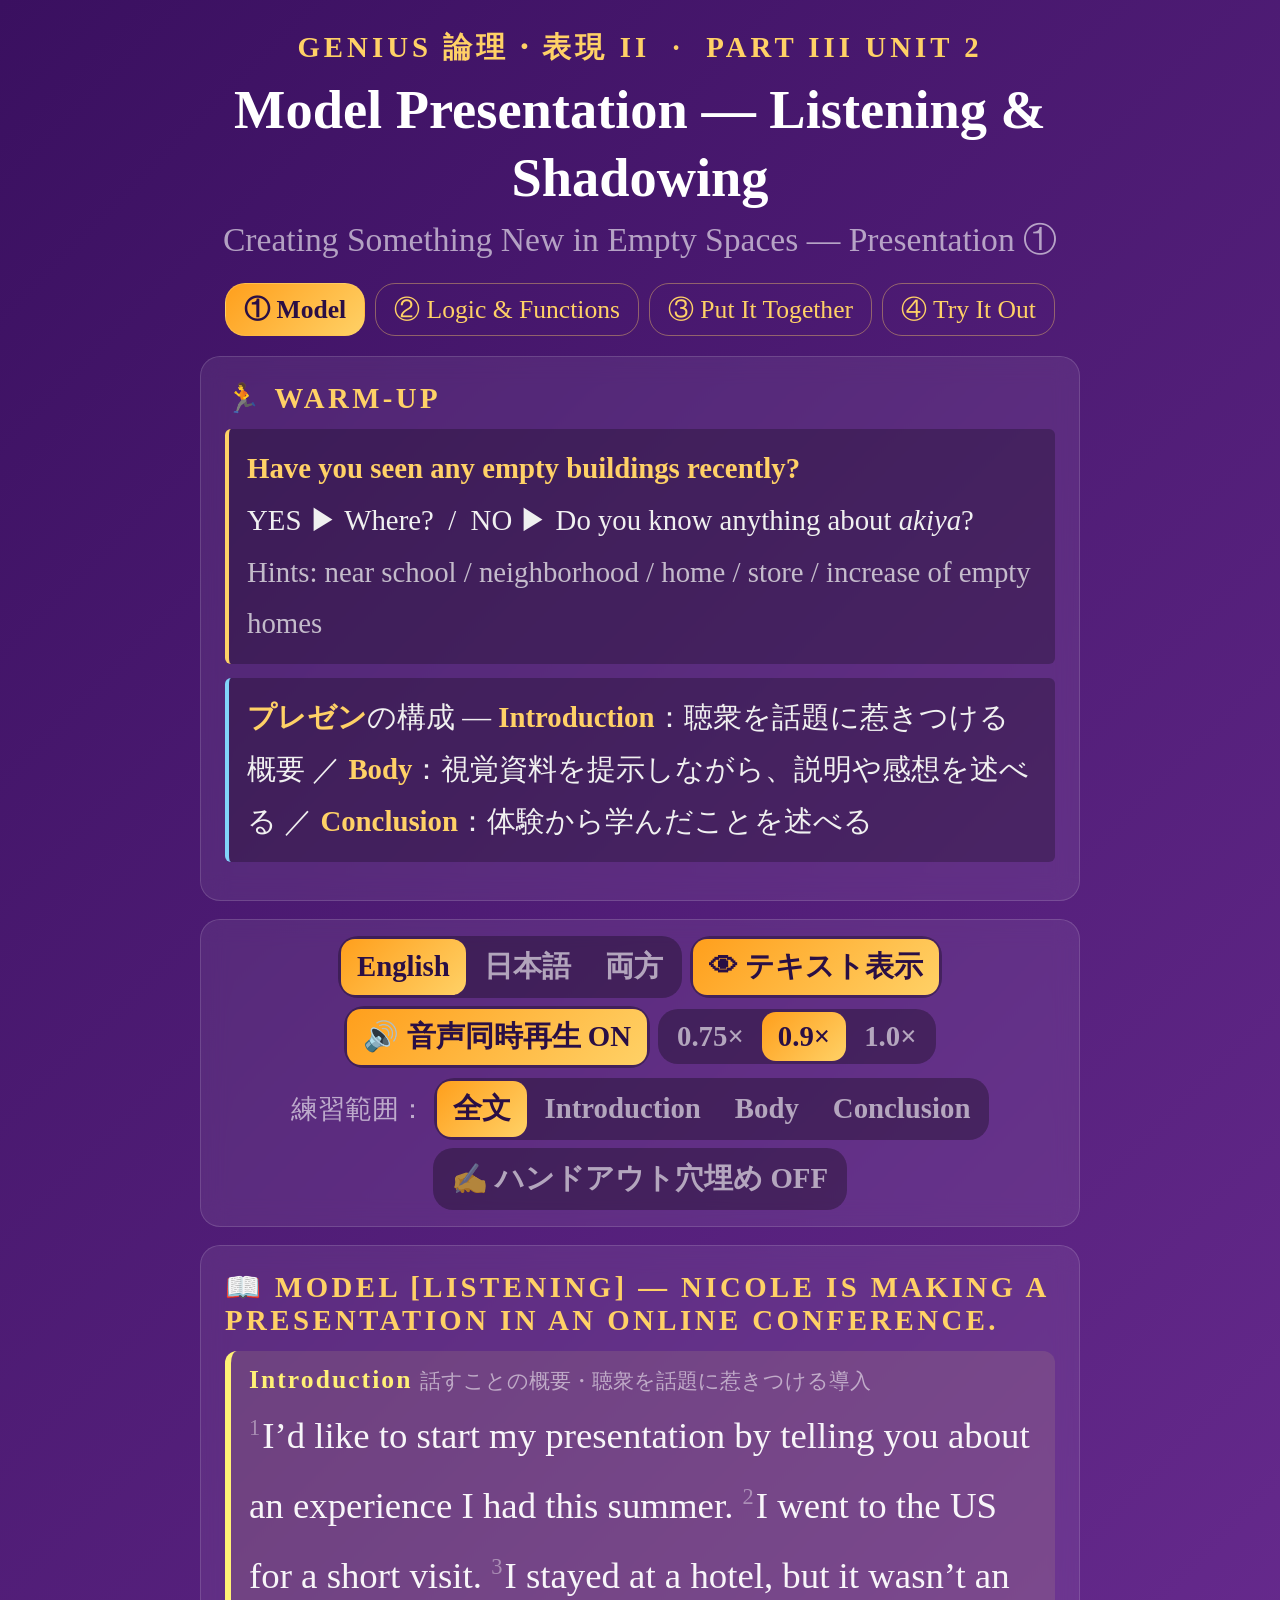
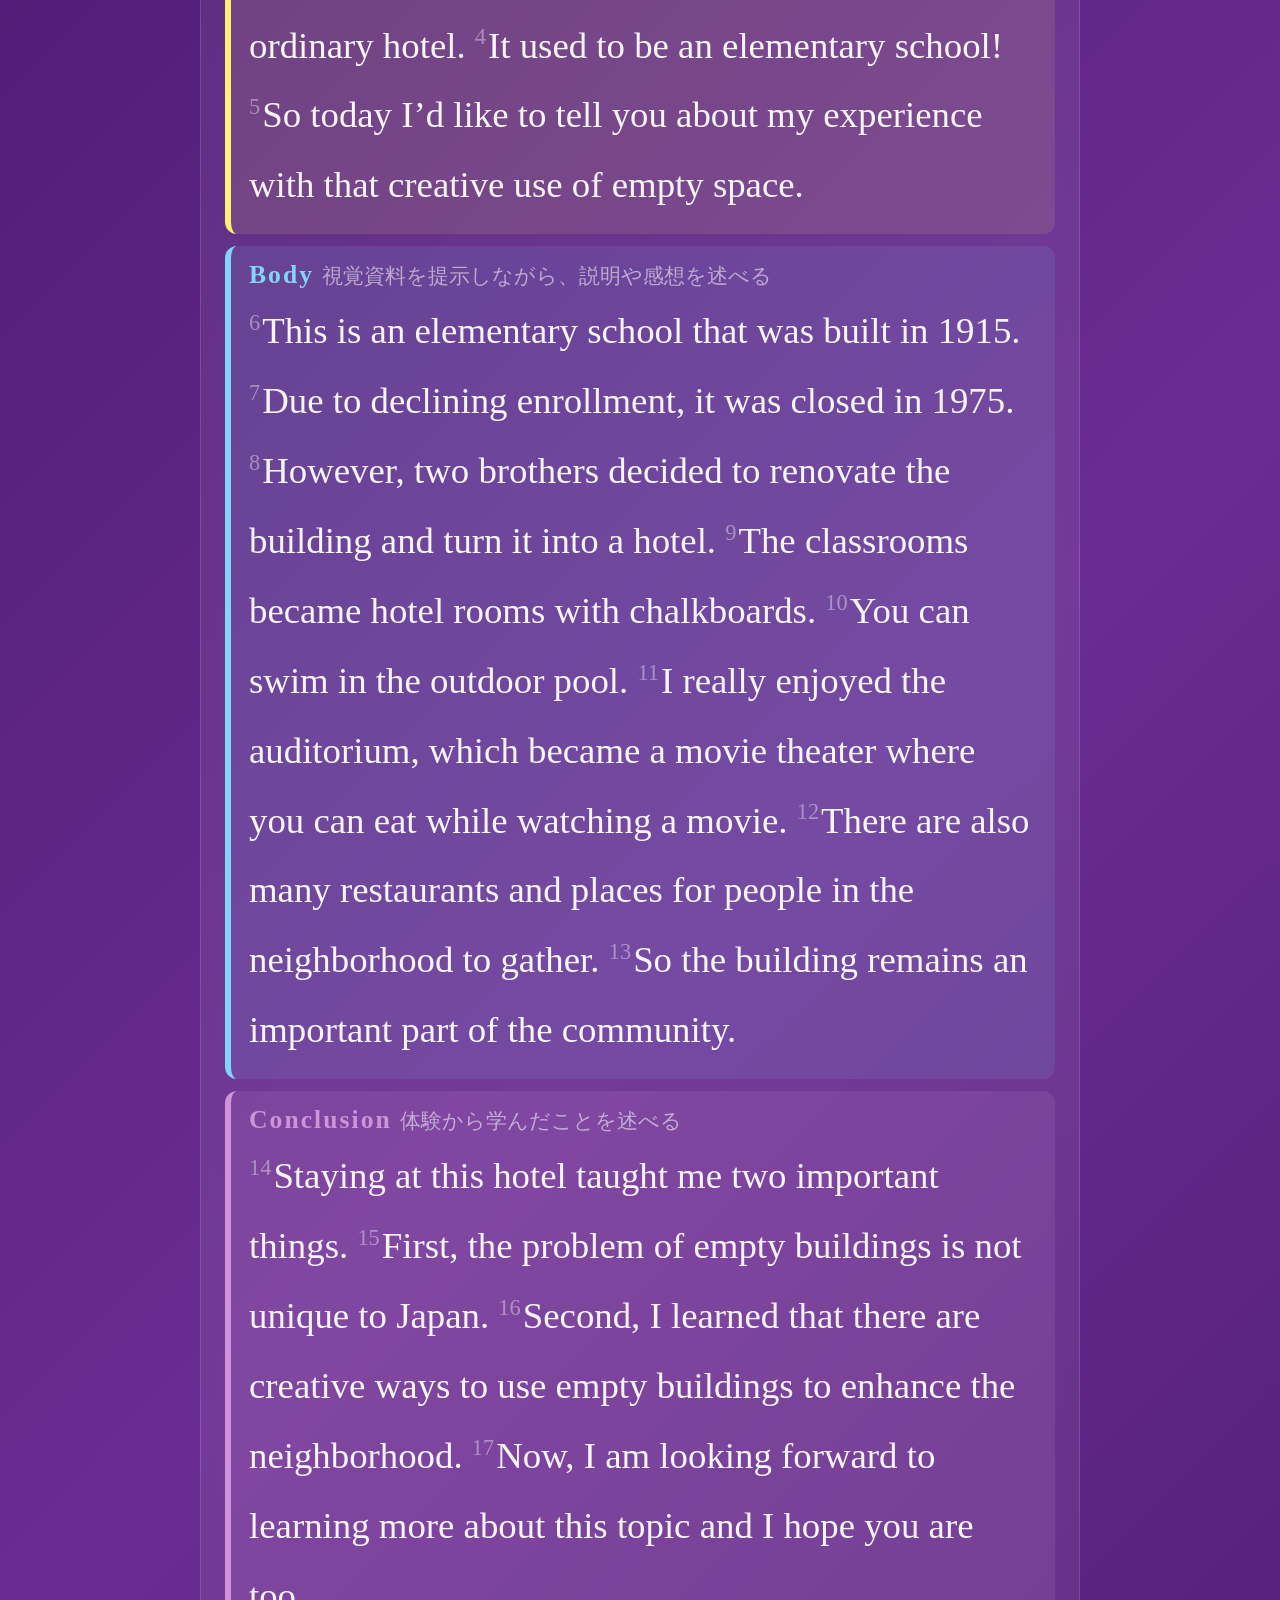
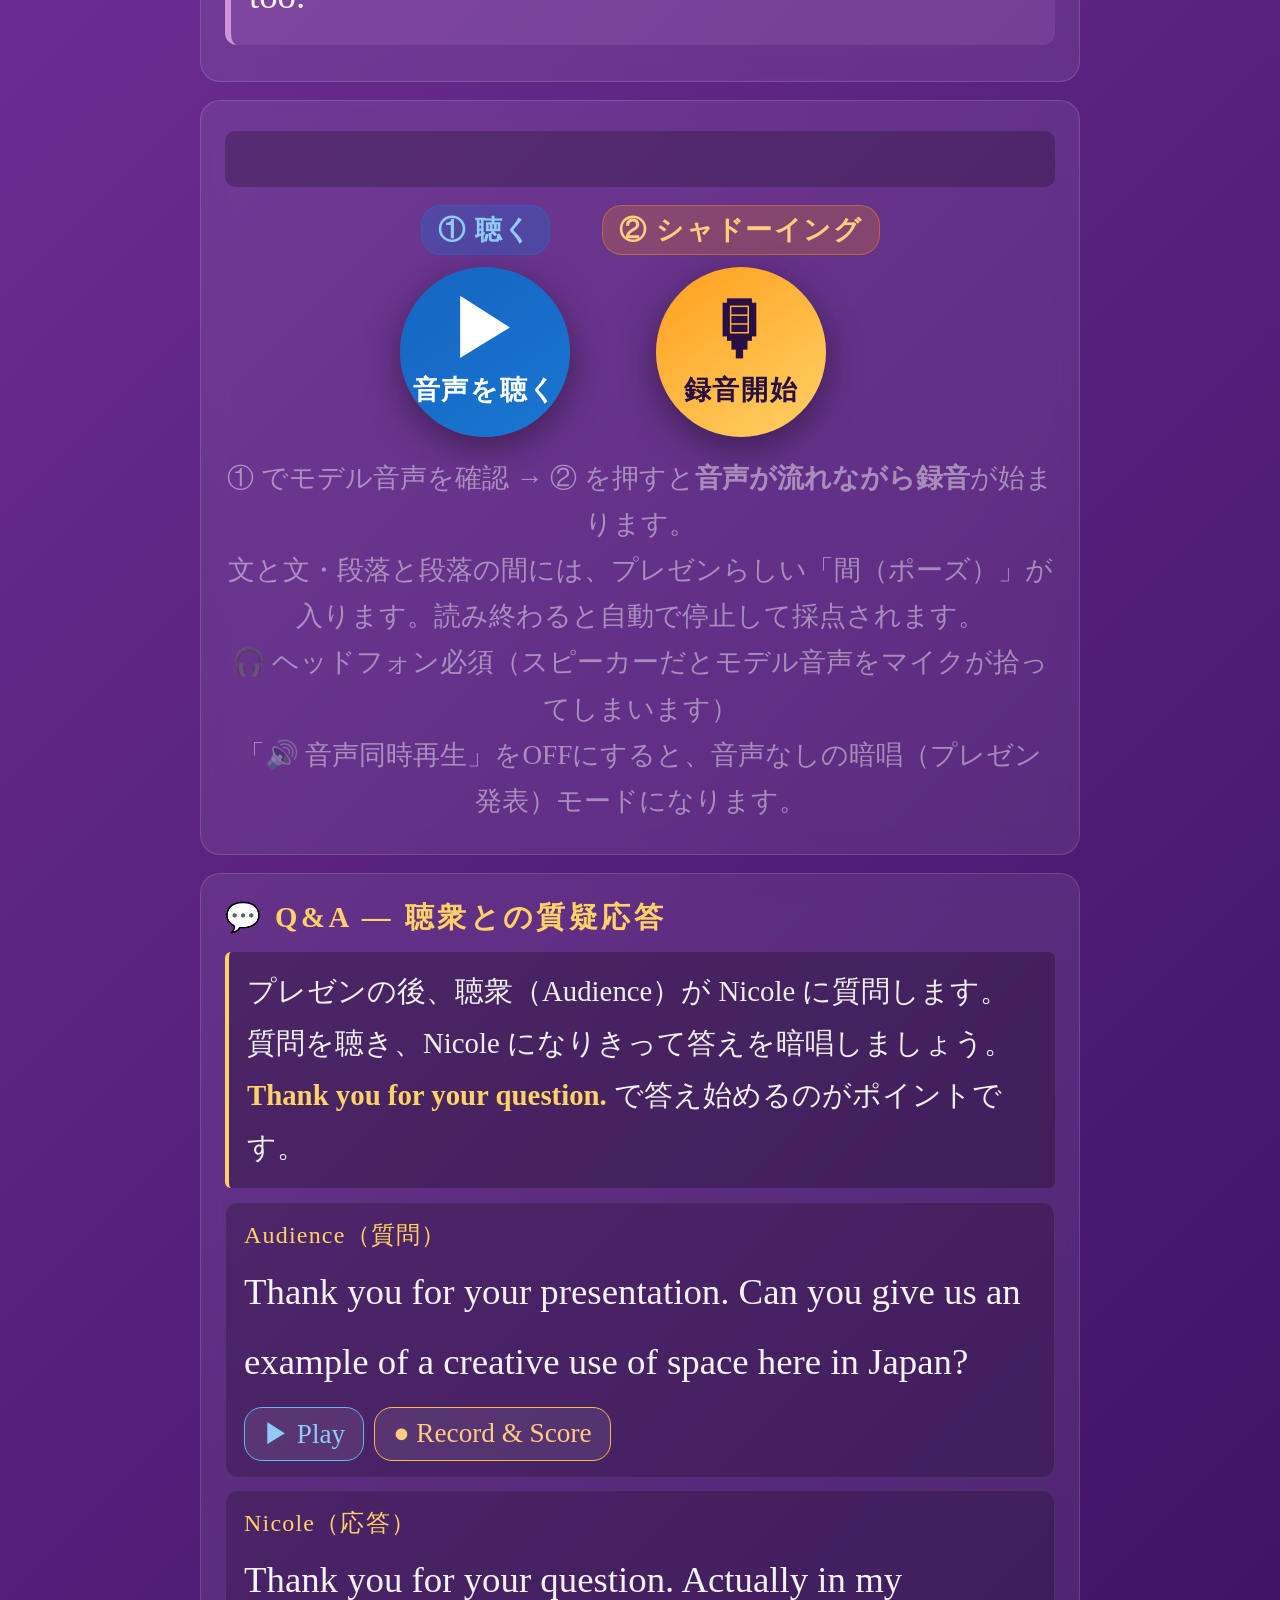
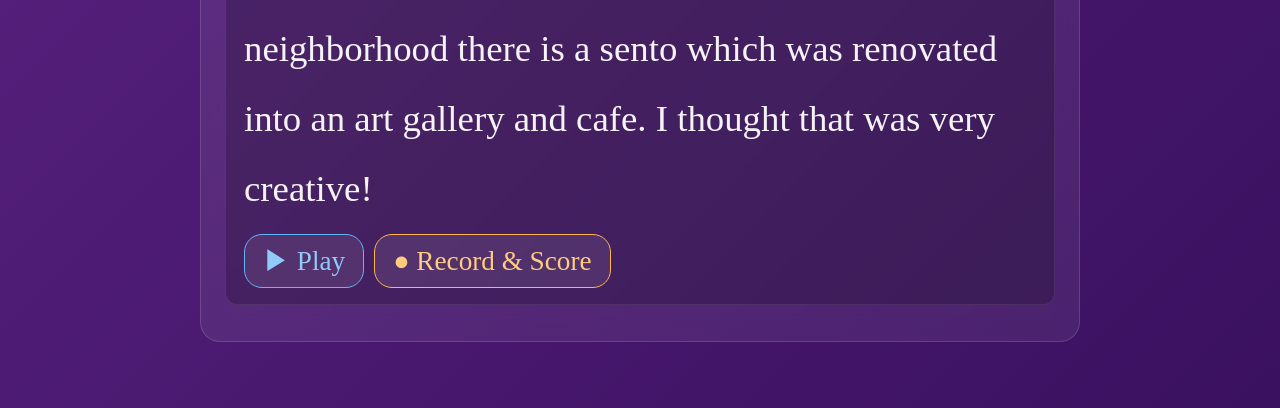
<file: index.html>
<!DOCTYPE html>
<html lang="ja">
<head>
    <meta charset="UTF-8">
    <meta name="viewport" content="width=device-width, initial-scale=1.0">
    <title>Genius Presentation — Part III Unit 2</title>
    <link rel="stylesheet" href="common.css">
    <style>
        .s { transition: background .2s; border-radius: 4px; }
        .s.now { background: rgba(255,209,102,.28); }
        .sec.dim { opacity: .35; }
        input.dict { width: 7.5em; font-size: 1.9rem; padding: 2px 8px; margin: 2px 0; text-align: center; }
        .dict-ans { display: none; color: #a5d6a7; font-size: 1.5rem; margin-left: 2px; }
        .dict-ans.show { display: inline; }
        .score-line { font-size: 2rem; font-weight: 700; margin-left: 12px; }
        #dict-bar { display: none; margin-top: 12px; }
        #dict-bar.show { display: block; }
    </style>
</head>
<body>
<div class="container">

    <div class="header">
        <div class="header-label">Genius 論理・表現 II &nbsp;·&nbsp; Part III Unit 2</div>
        <div class="header-title">Model Presentation — Listening &amp; Shadowing</div>
        <div class="header-sub">Creating Something New in Empty Spaces — Presentation ①</div>
    </div>

    <div class="nav-row">
        <a class="nav-link current" href="index.html">① Model</a>
        <a class="nav-link" href="structure.html">② Logic &amp; Functions</a>
        <a class="nav-link" href="listen.html">③ Put It Together</a>
        <a class="nav-link" href="mypresentation.html">④ Try It Out</a>
    </div>

    <div class="warn" id="warn"></div>

    <div class="card">
        <div class="card-label">🏃 Warm-up</div>
        <div class="note">
            <b>Have you seen any empty buildings recently?</b><br>
            YES ▶ Where? &nbsp;/&nbsp; NO ▶ Do you know anything about <i>akiya</i>?<br>
            <span style="opacity:.75">Hints: near school / neighborhood / home / store / increase of empty homes</span>
        </div>
        <div class="note" style="border-left-color:#81d4fa">
            <b>プレゼン</b>の構成 —
            <b>Introduction</b>：聴衆を話題に惹きつける概要 ／
            <b>Body</b>：視覚資料を提示しながら、説明や感想を述べる ／
            <b>Conclusion</b>：体験から学んだことを述べる
        </div>
    </div>

    <div class="card" style="padding:16px 20px;">
        <div class="toolbar">
            <div class="pill-group" id="lang-group">
                <button class="pill on" data-v="en">English</button>
                <button class="pill" data-v="ja">日本語</button>
                <button class="pill" data-v="both">両方</button>
            </div>
            <div class="pill-group">
                <button class="pill on" id="vis-btn">👁 テキスト表示</button>
            </div>
            <div class="pill-group">
                <button class="pill on" id="audio-btn">🔊 音声同時再生 ON</button>
            </div>
            <div class="pill-group" id="speed-group">
                <button class="pill" data-v="0.75">0.75×</button>
                <button class="pill on" data-v="0.9">0.9×</button>
                <button class="pill" data-v="1">1.0×</button>
            </div>
        </div>
        <div class="toolbar" style="margin-top:10px;">
            <span style="font-size:1.7rem;color:rgba(255,255,255,.6)">練習範囲：</span>
            <div class="pill-group" id="range-group">
                <button class="pill on" data-v="all">全文</button>
                <button class="pill" data-v="intro">Introduction</button>
                <button class="pill" data-v="body">Body</button>
                <button class="pill" data-v="concl">Conclusion</button>
            </div>
            <div class="pill-group">
                <button class="pill" id="dict-btn">✍️ ハンドアウト穴埋め OFF</button>
            </div>
        </div>
    </div>

    <div class="card">
        <div class="card-label">📖 Model [Listening] — Nicole is making a presentation in an online conference.</div>
        <div class="note" id="dict-note" style="display:none">
            <b>ハンドアウトの Model [Listening]</b>：音声を聴いて（ ）に入る語を1語ずつ書きましょう（全20か所）。<br>
            「① 音声を聴く」で何度でも聴けます。書けたら「答え合わせ」で確認しましょう。
        </div>
        <div id="speech"></div>
        <div class="center" id="dict-bar">
            <button class="main-btn" id="dict-check">✔ 答え合わせ</button>
            <button class="main-btn sub" id="dict-show">答えを表示</button>
            <button class="main-btn sub" id="dict-reset">リセット</button>
            <span class="score-line" id="dict-score"></span>
        </div>
    </div>

    <div class="card">
        <div class="player">
            <canvas class="wave" id="waveform" width="700" height="56"></canvas>
            <div class="btn-row">
                <div class="btn-col">
                    <span class="phase-badge phase-listen">① 聴く</span>
                    <button class="action-btn btn-listen" id="listen-btn">
                        <span class="btn-icon" id="listen-icon">▶</span>
                        <span id="listen-label">音声を聴く</span>
                    </button>
                </div>
                <div class="btn-col">
                    <span class="phase-badge phase-shadow">② シャドーイング</span>
                    <button class="action-btn btn-shadow" id="shadow-btn">
                        <span class="btn-icon" id="shadow-icon">🎙</span>
                        <span id="shadow-label">録音開始</span>
                    </button>
                </div>
            </div>
            <p class="hint">
                ① でモデル音声を確認 → ② を押すと<b>音声が流れながら録音</b>が始まります。<br>
                文と文・段落と段落の間には、プレゼンらしい「間（ポーズ）」が入ります。読み終わると自動で停止して採点されます。<br>
                🎧 ヘッドフォン必須（スピーカーだとモデル音声をマイクが拾ってしまいます）<br>
                「🔊 音声同時再生」をOFFにすると、音声なしの暗唱（プレゼン発表）モードになります。
            </p>
        </div>
    </div>

    <div id="result-holder"></div>

    <div class="card">
        <div class="card-label">💬 Q&amp;A — 聴衆との質疑応答</div>
        <div class="note">プレゼンの後、聴衆（Audience）が Nicole に質問します。質問を聴き、Nicole になりきって答えを暗唱しましょう。<br>
            <b>Thank you for your question.</b> で答え始めるのがポイントです。</div>
        <div id="qa-list"></div>
    </div>

</div>
<script src="common.js"></script>
<script>
// [word] marks a blank on the handout (Model [Listening]).
const SECTIONS = [
    { key: 'intro', cls: 'sec-intro', tag: 'Introduction', memo: '話すことの概要・聴衆を話題に惹きつける導入', s: [
        ['I’d like to start my presentation by telling you about an experience I had this summer.', '今年の夏に経験したことをお話しすることで、私のプレゼンテーションを始めたいと思います。'],
        ['I went to the US for a short visit.', '私は短期間アメリカを訪れました。'],
        ['I stayed at a hotel, but it wasn’t an [ordinary] hotel.', 'ホテルに泊まったのですが、それは普通のホテルではありませんでした。'],
        ['It [used] [to] [be] an elementary school!', 'そこはかつて小学校だったのです！'],
        ['So today I’d like to tell you about my experience with that creative use of [empty] [space].', 'そこで今日は、その空きスペースの創造的な活用についての私の体験をお話ししたいと思います。']
    ]},
    { key: 'body', cls: 'sec-body', tag: 'Body', memo: '視覚資料を提示しながら、説明や感想を述べる', s: [
        ['This is an elementary school that was built in 1915.', 'これは1915年に建てられた小学校です。'],
        ['[Due] [to] declining enrollment, it was closed in 1975.', '入学者数の減少により、1975年に閉校しました。'],
        ['However, two brothers decided to [renovate] the building and turn it into a hotel.', 'しかし、2人の兄弟がその建物を改装してホテルにすることを決めました。'],
        ['The classrooms became hotel rooms with chalkboards.', '教室は黒板のあるホテルの部屋になりました。'],
        ['You can swim in the outdoor pool.', '屋外プールで泳ぐこともできます。'],
        ['I really enjoyed the auditorium, [which] became a movie theater [where] you can eat while watching a movie.', '私は講堂がとても気に入りました。そこは映画を見ながら食事ができる映画館になっていたのです。'],
        ['There are also many restaurants and places [for] people in the neighborhood [to] gather.', 'ほかにも、たくさんのレストランや近所の人々が集まる場所があります。'],
        ['So the building [remains] an important part of the community.', 'そのため、その建物は地域社会の重要な一部であり続けています。']
    ]},
    { key: 'concl', cls: 'sec-concl', tag: 'Conclusion', memo: '体験から学んだことを述べる', s: [
        ['Staying at this hotel taught me two important things.', 'このホテルに泊まったことで、私は2つの大切なことを学びました。'],
        ['First, the problem of empty buildings is [not] [unique] to Japan.', '1つ目は、空き建物の問題は日本に固有のものではないということです。'],
        ['Second, I learned that there are creative ways to use empty buildings to [enhance] the neighborhood.', '2つ目は、空き建物を活用して地域をより良くする創造的な方法があるとわかったことです。'],
        ['Now, I am [looking] [forward] [to] learning more about this topic and I hope you are too.', '今、私はこのテーマについてもっと学ぶことを楽しみにしています。皆さんもそうであることを願っています。']
    ]}
];

const QA = [
    { label: 'Audience（質問）', en: 'Thank you for your presentation. Can you give us an example of a creative use of space here in Japan?',
      ja: 'プレゼンテーションをありがとうございました。ここ日本でのスペースの創造的な活用例を挙げてもらえますか。' },
    { label: 'Nicole（応答）', en: 'Thank you for your question. Actually in my neighborhood there is a sento which was renovated into an art gallery and cafe. I thought that was very creative!',
      ja: 'ご質問ありがとうございます。実は私の近所に、アートギャラリー兼カフェに改装された銭湯があります。とても創造的だと思いました！' }
];

const plain = t => t.replace(/\[([^\]]+)\]/g, '$1');
const BLANKS = [];   // answers in order
SECTIONS.forEach(sec => sec.s.forEach(x => { for (const m of x[0].matchAll(/\[([^\]]+)\]/g)) BLANKS.push(m[1]); }));

const st = { lang: 'en', visible: true, speed: 0.9, withAudio: true, range: 'all', listening: false, shadowing: false, dict: false };
let player = null, rec = null;
let dictVals = store.get('genius3-2-dict', {});

function sentenceHtml(text) {
    if (!st.dict) return escapeHtml(plain(text));
    return escapeHtml(text).replace(/\[([^\]]+)\]/g, () => {
        const k = render.blank++;
        return `<input class="blank dict" data-k="${k}" autocomplete="off" spellcheck="false" value="${escapeHtml(dictVals[k] || '')}"><span class="dict-ans" id="da-${k}">${escapeHtml(BLANKS[k])}</span>`;
    });
}

function render() {
    let n = 0;
    render.blank = 0;
    document.getElementById('speech').innerHTML = SECTIONS.map(sec => {
        const en = sec.s.map(x => { n++; return `<span class="s" id="s-${n - 1}"><span class="sn">${n}</span>${sentenceHtml(x[0])}</span>`; }).join(' ');
        const ja = sec.s.map(x => x[1]).join('');
        return `<div class="sec ${sec.cls}" id="sec-${sec.key}">
            <div class="sec-tag">${sec.tag}<small>${sec.memo}</small></div>
            <div class="en para-en">${en}</div>
            <div class="ja para-ja">${escapeHtml(ja)}</div></div>`;
    }).join('');
    document.getElementById('dict-score').textContent = '';
    applyView();
}

function applyView() {
    document.querySelectorAll('.para-en').forEach(e => {
        e.classList.toggle('lang-hidden', st.lang === 'ja' && !st.dict);
        e.classList.toggle('blurred', !st.visible && !st.dict);
    });
    document.querySelectorAll('.para-ja').forEach(e => {
        e.classList.toggle('lang-hidden', st.lang === 'en' || st.dict);
        e.classList.toggle('blurred', !st.visible);
    });
    document.querySelectorAll('.qa-en').forEach(e => e.classList.toggle('blurred', !st.visible));
    document.querySelectorAll('.qa-ja').forEach(e => e.classList.toggle('lang-hidden', st.lang === 'en'));
    SECTIONS.forEach(sec => document.getElementById('sec-' + sec.key)
        .classList.toggle('dim', st.range !== 'all' && st.range !== sec.key));
}

// ---------- Handout dictation ----------
const norm = w => w.trim().toLowerCase().replace(/[‘’]/g, "'").replace(/[^a-z']/g, '');
function checkDict(reveal) {
    let ok = 0;
    document.querySelectorAll('input.dict').forEach(inp => {
        const k = +inp.dataset.k, right = norm(inp.value) === norm(BLANKS[k]);
        if (right) ok++;
        inp.classList.toggle('ok', right); inp.classList.toggle('ng', !right);
        document.getElementById('da-' + k).classList.toggle('show', reveal || !right);
    });
    document.getElementById('dict-score').textContent = `${ok} / ${BLANKS.length} 正解` + (ok === BLANKS.length ? ' 🎉' : '');
}
function setDict(on) {
    st.dict = on;
    const b = document.getElementById('dict-btn');
    b.classList.toggle('on', on);
    b.textContent = on ? '✍️ ハンドアウト穴埋め ON' : '✍️ ハンドアウト穴埋め OFF';
    document.getElementById('dict-bar').classList.toggle('show', on);
    document.getElementById('dict-note').style.display = on ? 'block' : 'none';
    render();
}

// Sentences in the selected range, with global index and pause after each
function targetChunks() {
    const out = [];
    let n = 0;
    SECTIONS.forEach(sec => {
        sec.s.forEach((x, k) => {
            if (st.range === 'all' || st.range === sec.key) {
                const lastInSec = k === sec.s.length - 1;
                out.push({ text: plain(x[0]), idx: n, pause: lastInSec ? 1100 : 450 });
            }
            n++;
        });
    });
    return out;
}
function targetText() { return targetChunks().map(c => c.text).join(' '); }

function mark(idx) {
    document.querySelectorAll('.s.now').forEach(e => e.classList.remove('now'));
    if (idx !== null) {
        const el = document.getElementById('s-' + idx);
        if (el) el.classList.add('now');
    }
}

function setListenUI(on) {
    st.listening = on;
    document.getElementById('listen-btn').classList.toggle('playing', on);
    document.getElementById('listen-icon').textContent = on ? '⏹' : '▶';
    document.getElementById('listen-label').textContent = on ? '停止' : '音声を聴く';
    if (!on) mark(null);
}

function playModel(onDone) {
    const chunks = targetChunks();
    player = speakChunks(chunks, st.speed, {
        onstart: () => document.getElementById('listen-btn').classList.add('playing'),
        onchunk: i => mark(chunks[i].idx),
        onend: () => { setListenUI(false); onDone && onDone(); }
    });
}

function toggleListen() {
    if (st.shadowing) return;
    if (st.listening) { player && player.cancel(); setListenUI(false); return; }
    if (!getVoice()) { showWarn('⚠️ 音声が見つかりません。Chrome / Edge をお使いください。'); return; }
    setListenUI(true);
    playModel();
}

async function toggleShadow() {
    if (st.shadowing) { stopShadow(); return; }
    player && player.cancel(); setListenUI(false);
    if (!hasRecognition()) { showWarn('⚠️ 音声認識に非対応のブラウザです。Chrome / Edge をご利用ください。'); return; }
    rec = new Recorder({ canvas: document.getElementById('waveform') });
    try { await rec.start(); } catch (_) { alert('マイクへのアクセスを許可してください。'); return; }
    st.shadowing = true;
    document.getElementById('r-section').classList.remove('show');
    setShadowUI(true);
    if (st.withAudio) setTimeout(() => {
        if (!st.shadowing) return;
        playModel(() => setTimeout(() => { if (st.shadowing) stopShadow(); }, 2500));
    }, 700);
}

async function stopShadow() {
    st.shadowing = false;
    player && player.cancel();
    setListenUI(false);
    setShadowUI(false);
    const out = await rec.stop();
    renderResult('r-', compare(targetText(), out.text), out);
}

function setShadowUI(on) {
    document.getElementById('shadow-btn').classList.toggle('recording', on);
    document.getElementById('shadow-icon').textContent = on ? '⏹' : '🎙';
    document.getElementById('shadow-label').textContent = on ? '停止' : '録音開始';
}

function showWarn(msg) {
    const el = document.getElementById('warn');
    el.textContent = msg; el.style.display = 'block';
}

window.addEventListener('DOMContentLoaded', () => {
    render();
    document.getElementById('result-holder').innerHTML = resultBlockHtml('r-', '結果',
        '<div class="center" style="margin-top:20px"><button class="main-btn" onclick="resetAll()">🔄 もう一度</button></div>');
    buildItemList(document.getElementById('qa-list'),
        QA.map(q => ({ ...q, html: `<span class="qa-en">${escapeHtml(q.en)}</span>` })), () => st.speed, 'qa-');
    document.querySelectorAll('#qa-list .ja').forEach(e => e.classList.add('qa-ja'));

    pillGroup('lang-group', v => { st.lang = v; applyView(); });
    pillGroup('speed-group', v => { st.speed = parseFloat(v); });
    pillGroup('range-group', v => { st.range = v; applyView(); });
    document.getElementById('vis-btn').onclick = e => {
        st.visible = !st.visible;
        e.target.classList.toggle('on', st.visible);
        e.target.textContent = st.visible ? '👁 テキスト表示' : '🙈 テキスト非表示';
        applyView();
    };
    document.getElementById('audio-btn').onclick = e => {
        st.withAudio = !st.withAudio;
        e.target.classList.toggle('on', st.withAudio);
        e.target.textContent = st.withAudio ? '🔊 音声同時再生 ON' : '🔇 音声同時再生 OFF';
    };
    document.getElementById('dict-btn').onclick = () => setDict(!st.dict);
    document.getElementById('speech').addEventListener('input', e => {
        if (!e.target.classList.contains('dict')) return;
        dictVals[e.target.dataset.k] = e.target.value;
        e.target.classList.remove('ok', 'ng');
        store.set('genius3-2-dict', dictVals);
    });
    document.getElementById('dict-check').onclick = () => checkDict(false);
    document.getElementById('dict-show').onclick = () => checkDict(true);
    document.getElementById('dict-reset').onclick = () => {
        dictVals = {}; store.set('genius3-2-dict', dictVals); render();
    };
    document.getElementById('listen-btn').onclick = toggleListen;
    document.getElementById('shadow-btn').onclick = toggleShadow;
    applyView();
    showWarnIfNoSR();
});

function resetAll() {
    speechSynthesis.cancel();
    document.getElementById('r-section').classList.remove('show');
    window.scrollTo({ top: 0, behavior: 'smooth' });
}
</script>
</body>
</html>
</file>
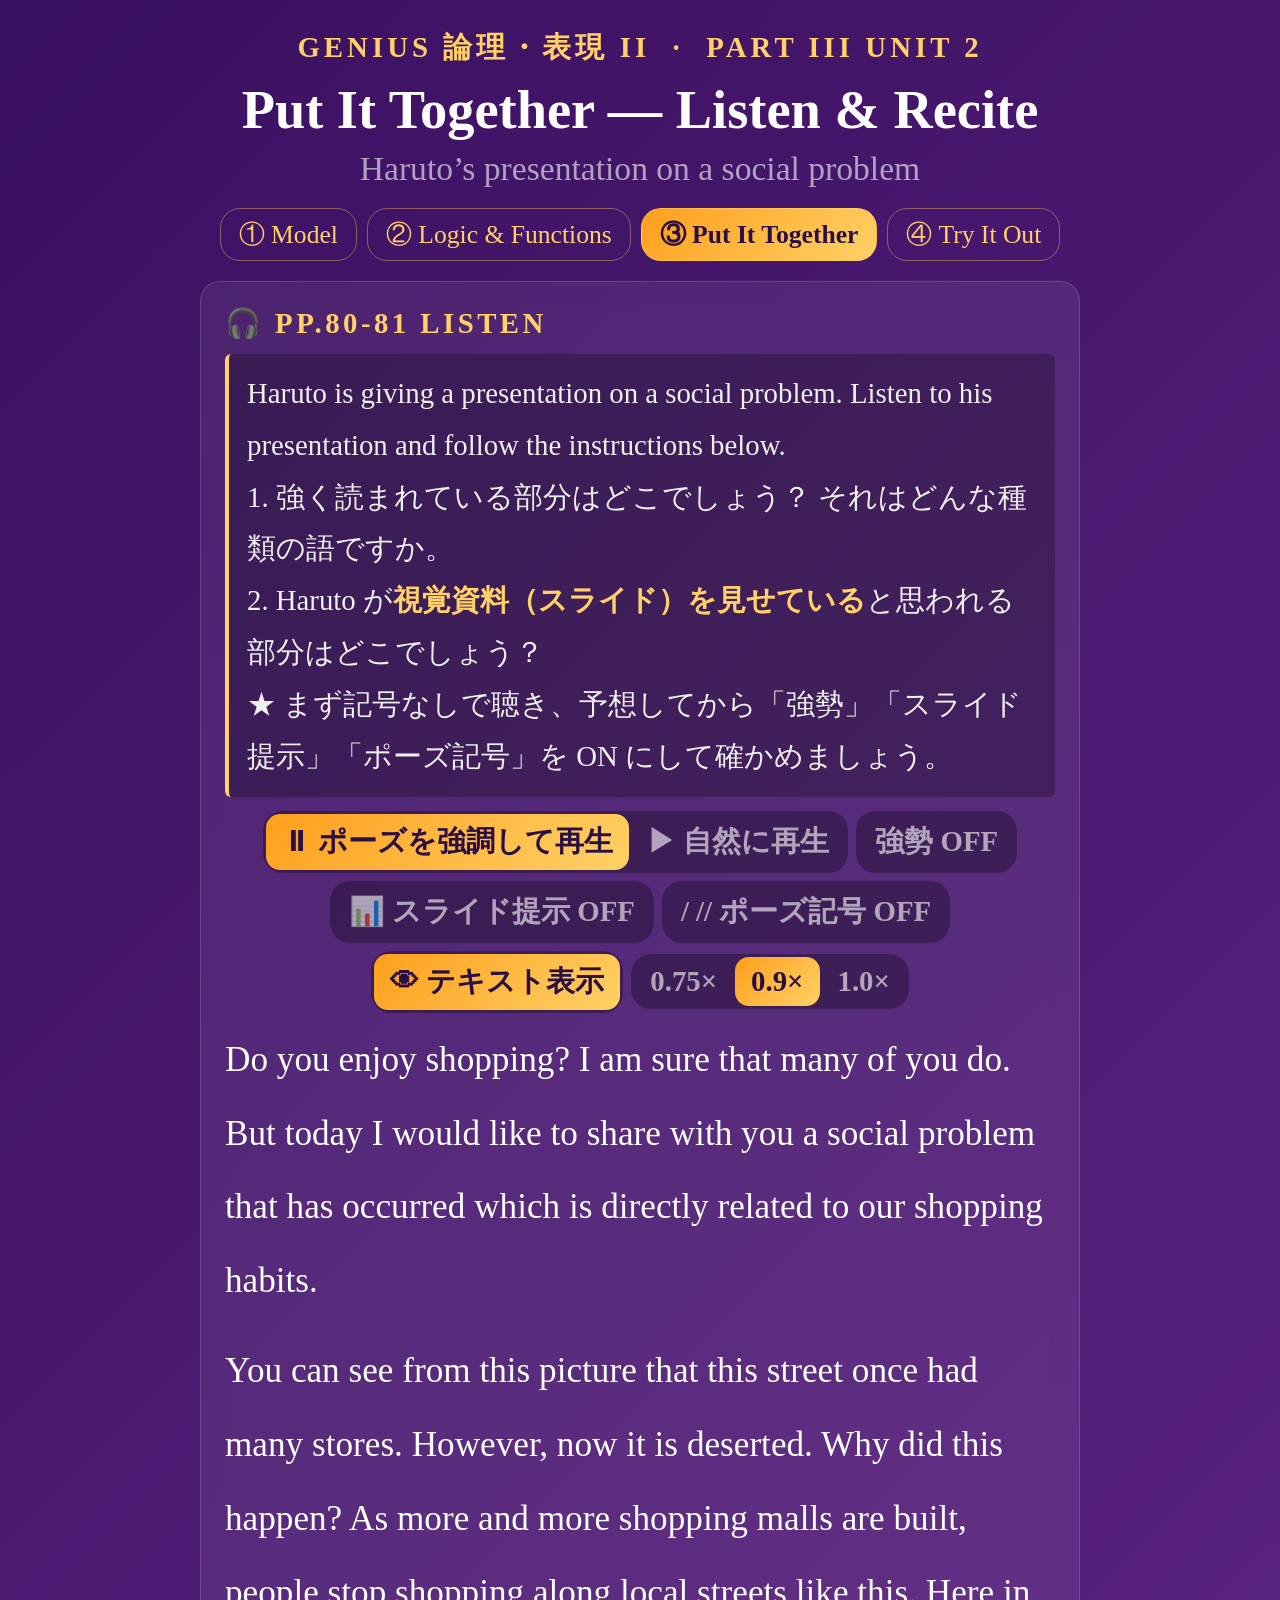
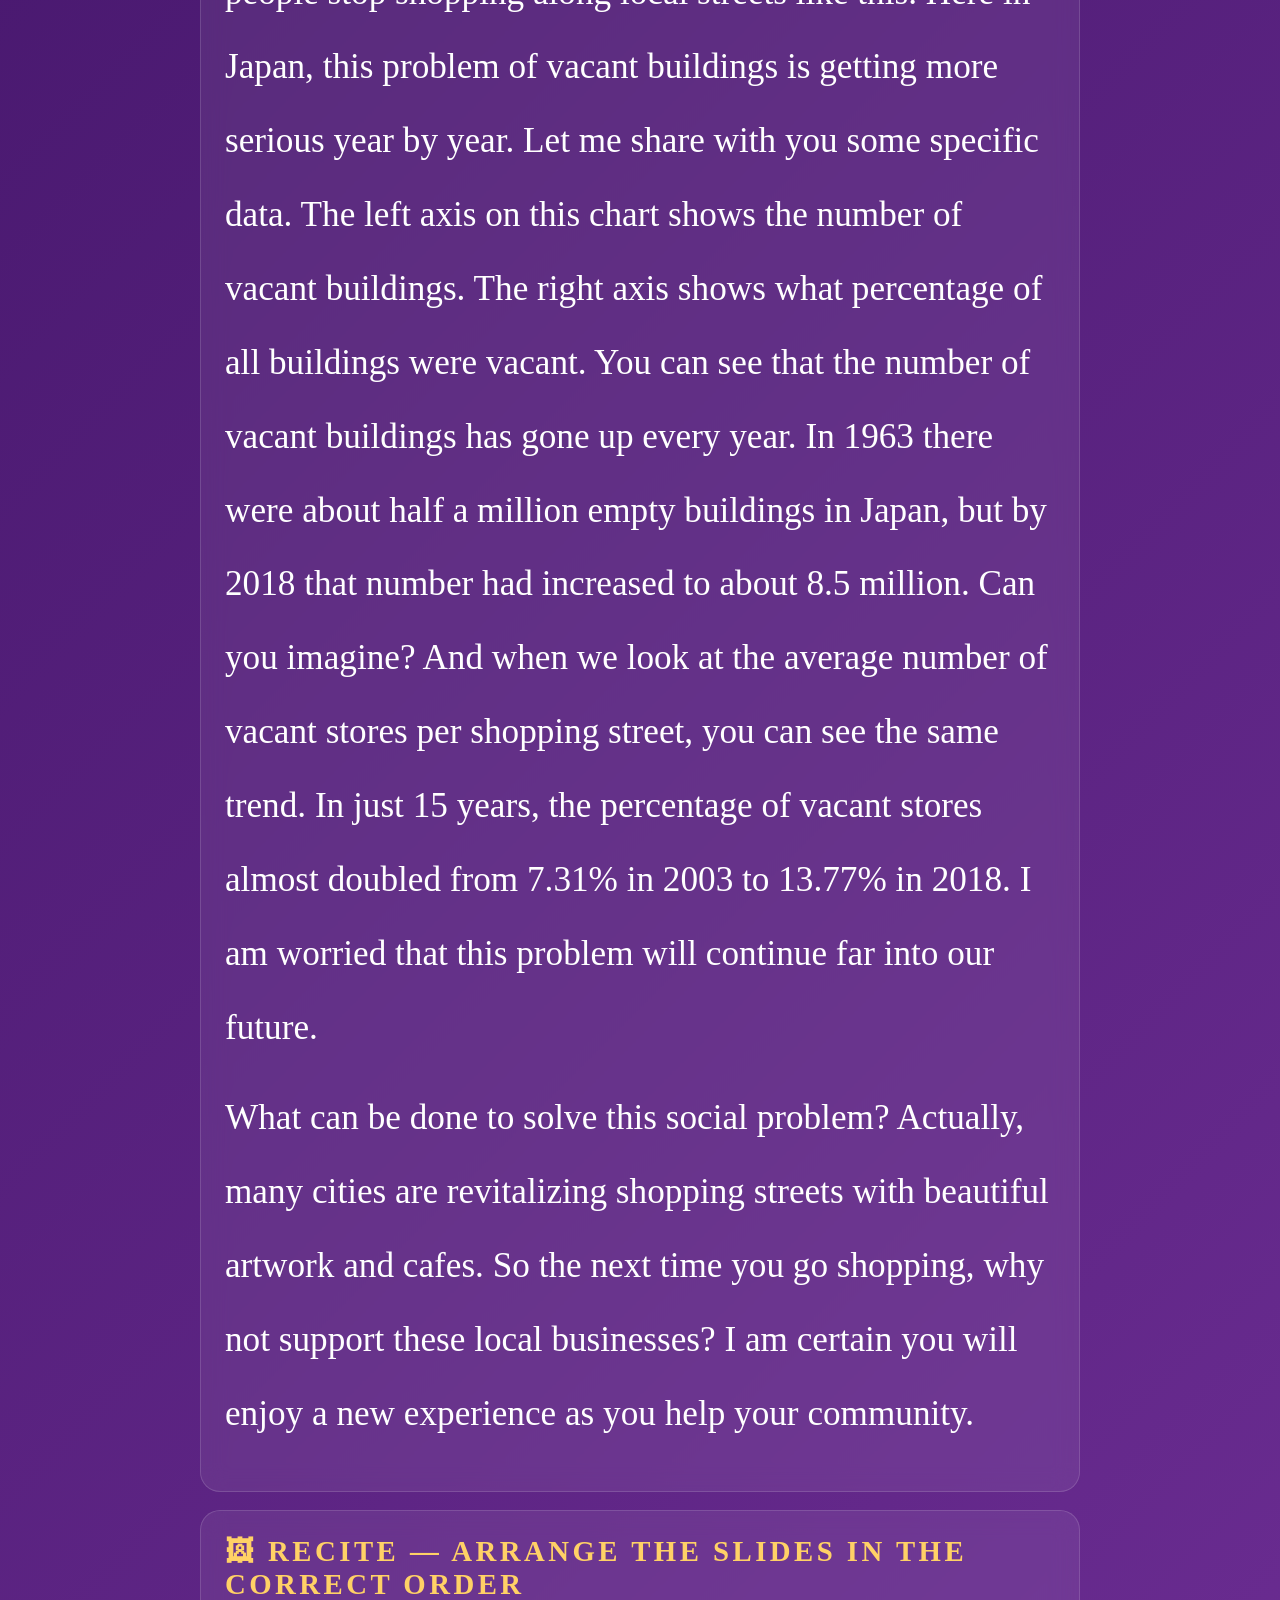
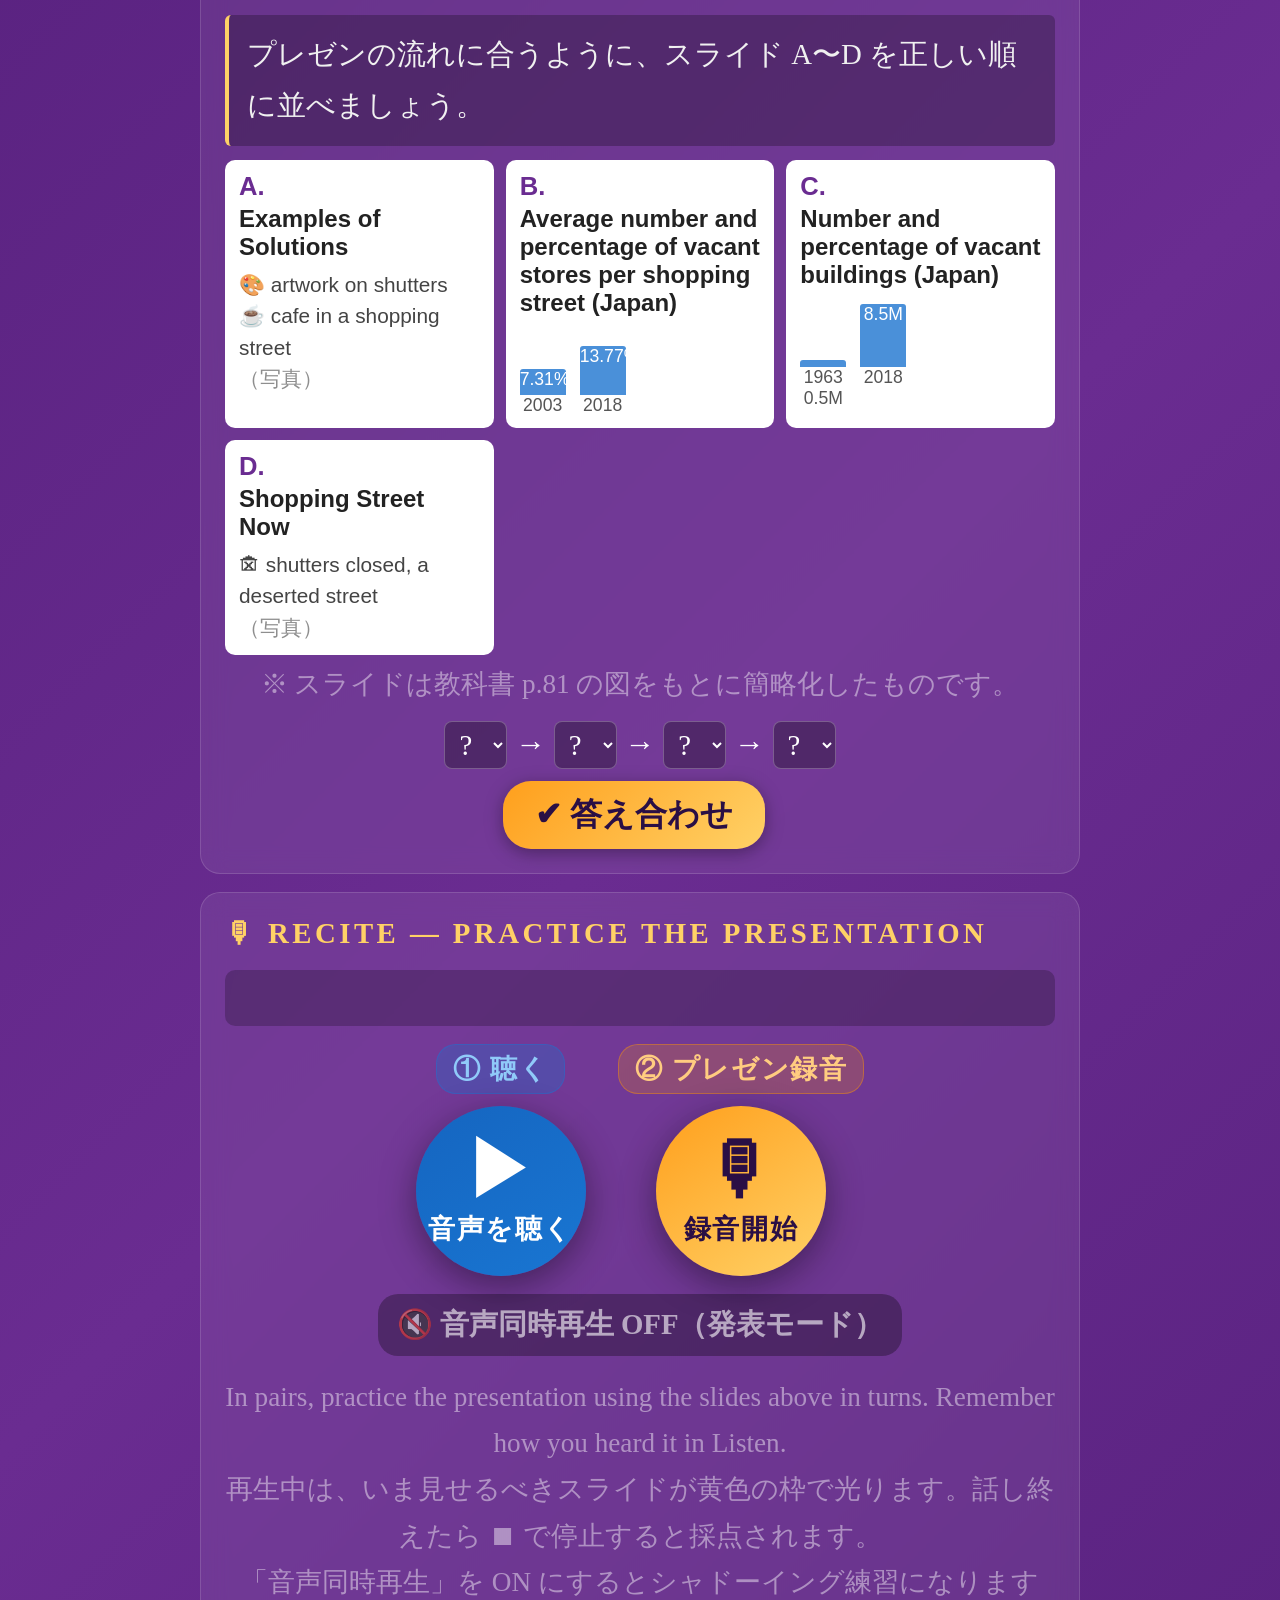
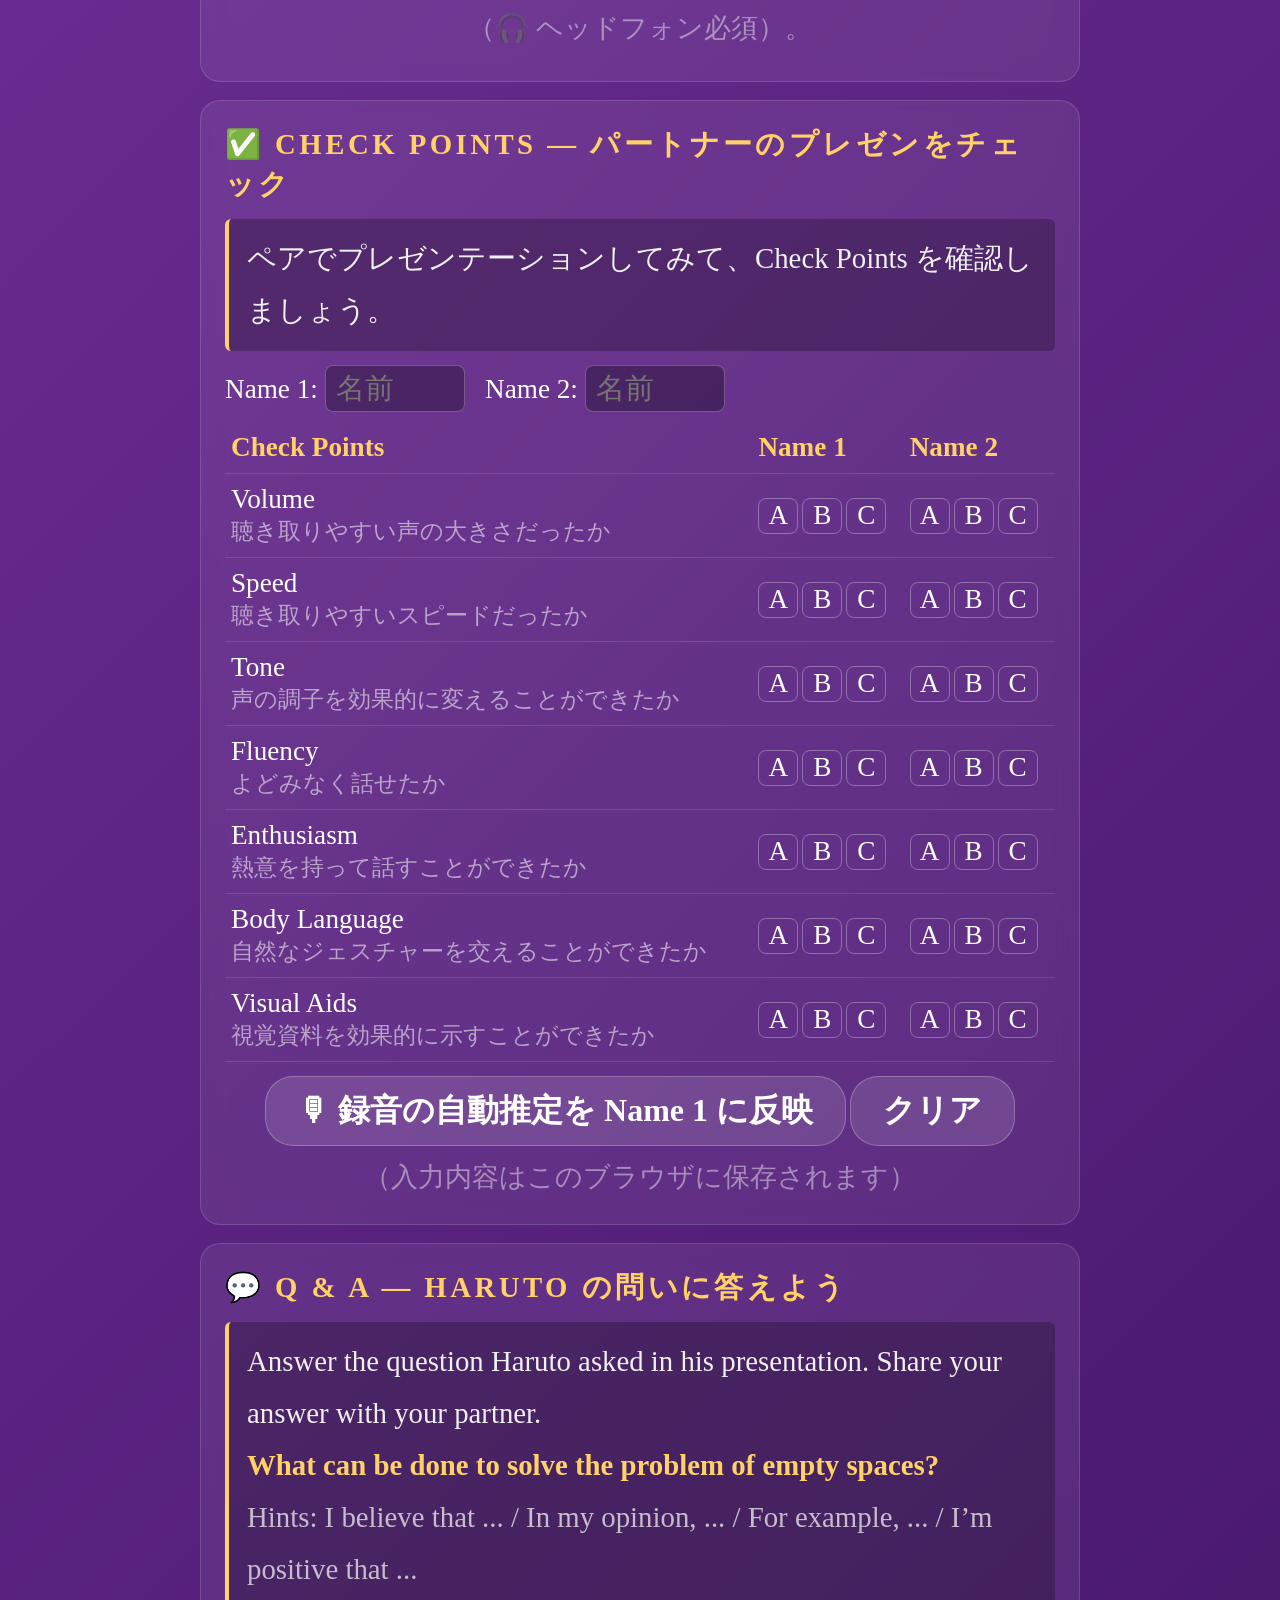
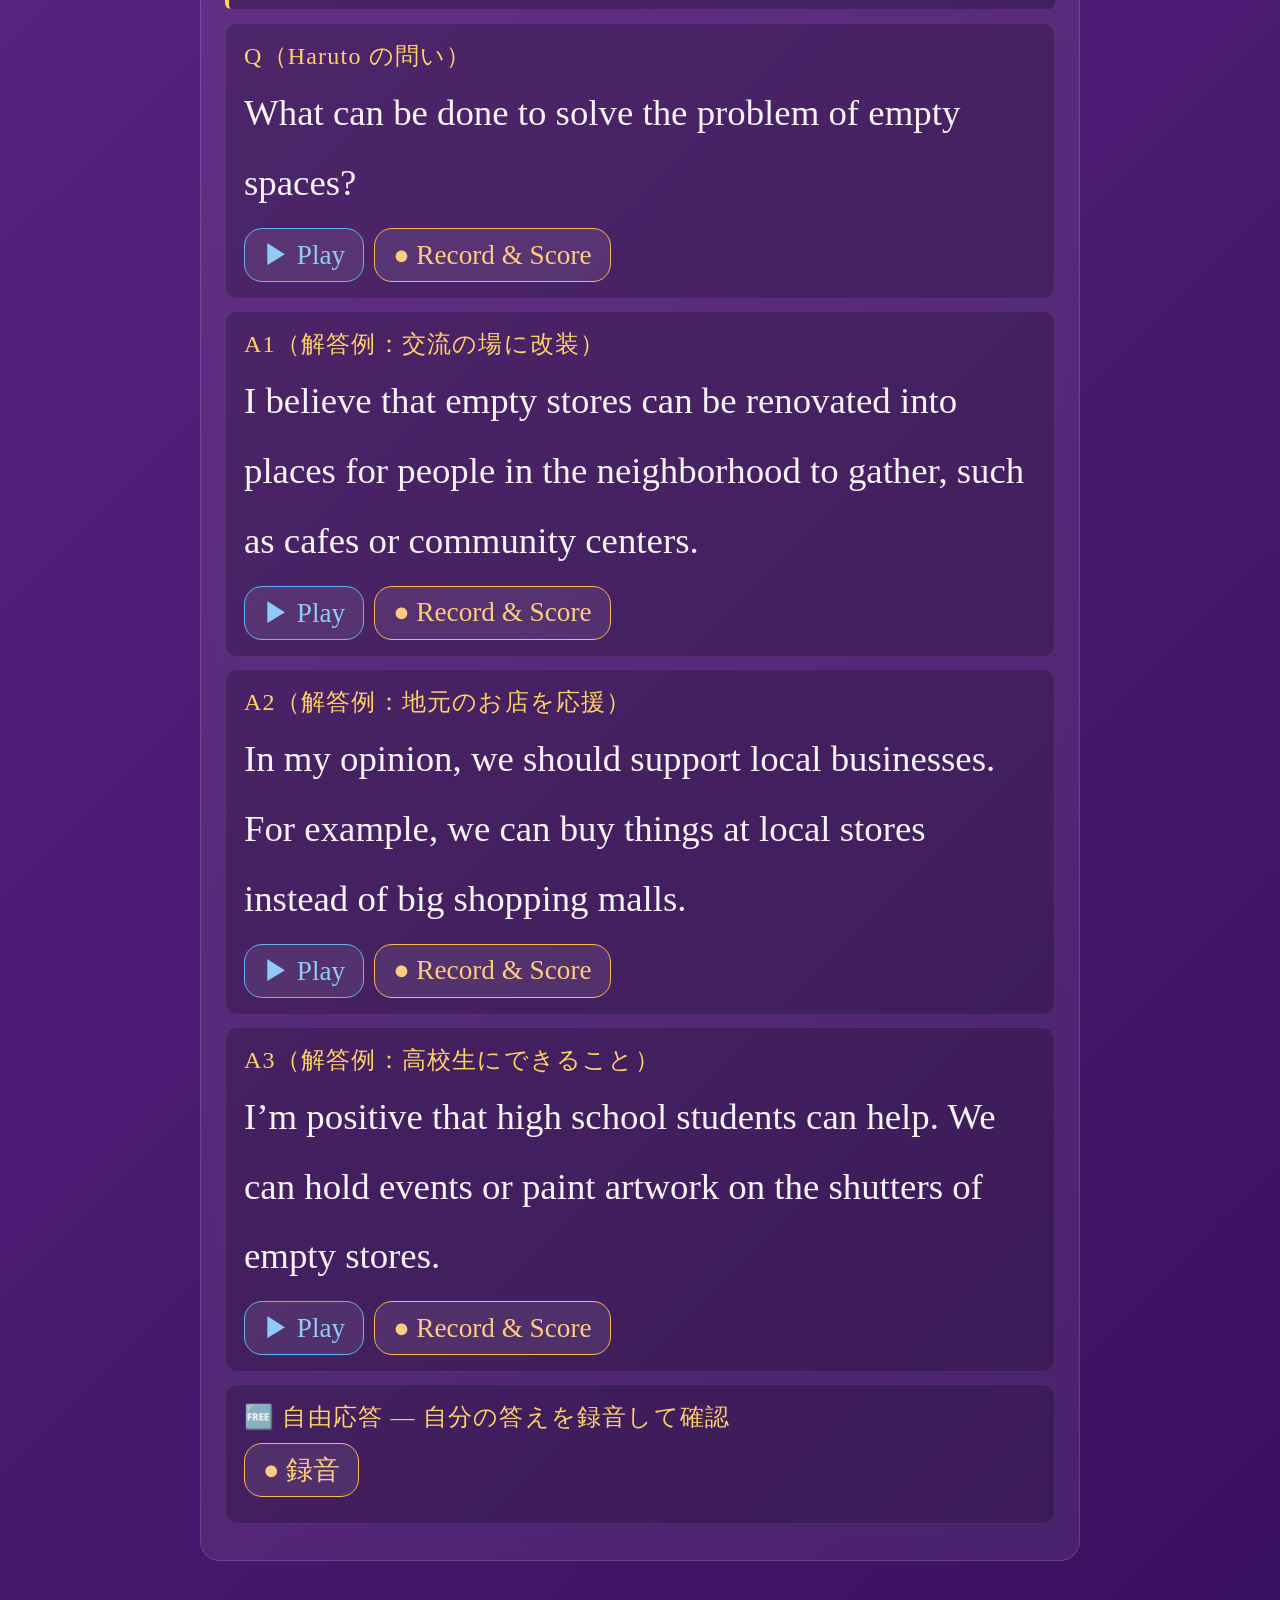
<file: listen.html>
<!DOCTYPE html>
<html lang="ja">
<head>
    <meta charset="UTF-8">
    <meta name="viewport" content="width=device-width, initial-scale=1.0">
    <title>Put It Together — Part III Unit 2</title>
    <link rel="stylesheet" href="common.css">
    <style>
        .speech-p { font-size: 2.2rem; line-height: 2.1; margin-bottom: 16px; }
        .ck { border-radius: 4px; transition: background .2s; }
        .ck.now { background: rgba(255,209,102,.28); }
        .pm { color: #ff8a65; font-weight: 800; margin: 0 4px; display: none; }
        .show-pauses .pm { display: inline; }
        .show-stress .cw { font-weight: 800; color: #fff; text-decoration: underline; text-decoration-color: #ffd166; text-underline-offset: 5px; }
        .show-stress .fw { color: rgba(255,255,255,.55); }
        .sm { display: none; font-size: 1.5rem; font-weight: 800; color: #2a0f45; background: #81d4fa; border-radius: 14px; padding: 1px 10px; margin-right: 6px; vertical-align: middle; }
        .show-slides .sm { display: inline-block; }
        .free-out { margin-top: 10px; font-size: 1.8rem; line-height: 1.7; color: rgba(255,255,255,.8); }
        .names input { width: 140px; }
        .slides { display: grid; grid-template-columns: repeat(auto-fit, minmax(220px, 1fr)); gap: 12px; margin-top: 10px; }
        .slide { background: #fff; color: #222; border-radius: 10px; padding: 12px 14px; min-height: 150px; font-family: Arial, sans-serif; }
        .slide.cur { outline: 4px solid #ffd166; }
        .slide-id { font-weight: 800; font-size: 1.6rem; color: #6a2c91; }
        .slide-title { font-weight: 700; font-size: 1.5rem; margin: 4px 0 8px; }
        .slide-body { font-size: 1.3rem; line-height: 1.5; color: #444; }
        .bars { display: flex; align-items: flex-end; gap: 14px; height: 70px; margin-top: 6px; }
        .bar { width: 46px; background: #4a90d9; color: #fff; font-size: 1.1rem; text-align: center; border-radius: 3px 3px 0 0; }
        .bar-l { font-size: 1.1rem; color: #555; text-align: center; width: 46px; }
        .order-row { display: flex; gap: 8px; align-items: center; justify-content: center; flex-wrap: wrap; font-size: 1.9rem; margin-top: 14px; }
        .score-line { font-size: 2rem; font-weight: 700; margin-left: 12px; }
    </style>
</head>
<body>
<div class="container">

    <div class="header">
        <div class="header-label">Genius 論理・表現 II &nbsp;·&nbsp; Part III Unit 2</div>
        <div class="header-title">Put It Together — Listen &amp; Recite</div>
        <div class="header-sub">Haruto’s presentation on a social problem</div>
    </div>

    <div class="nav-row">
        <a class="nav-link" href="index.html">① Model</a>
        <a class="nav-link" href="structure.html">② Logic &amp; Functions</a>
        <a class="nav-link current" href="listen.html">③ Put It Together</a>
        <a class="nav-link" href="mypresentation.html">④ Try It Out</a>
    </div>

    <div class="warn" id="warn"></div>

    <div class="card">
        <div class="card-label">🎧 pp.80-81 Listen</div>
        <div class="note">
            Haruto is giving a presentation on a social problem. Listen to his presentation and follow the instructions below.<br>
            1. 強く読まれている部分はどこでしょう？ それはどんな種類の語ですか。<br>
            2. Haruto が<b>視覚資料（スライド）を見せている</b>と思われる部分はどこでしょう？<br>
            ★ まず記号なしで聴き、予想してから「強勢」「スライド提示」「ポーズ記号」を ON にして確かめましょう。
        </div>
        <div class="toolbar" style="margin-bottom:10px">
            <div class="pill-group" id="mode-group">
                <button class="pill on" data-v="pause">⏸ ポーズを強調して再生</button>
                <button class="pill" data-v="natural">▶ 自然に再生</button>
            </div>
            <div class="pill-group">
                <button class="pill" id="stress-btn">強勢 OFF</button>
            </div>
            <div class="pill-group">
                <button class="pill" id="slide-btn">📊 スライド提示 OFF</button>
            </div>
            <div class="pill-group">
                <button class="pill" id="pause-btn">/ // ポーズ記号 OFF</button>
            </div>
            <div class="pill-group">
                <button class="pill on" id="vis-btn">👁 テキスト表示</button>
            </div>
            <div class="pill-group" id="speed-group">
                <button class="pill" data-v="0.75">0.75×</button>
                <button class="pill on" data-v="0.9">0.9×</button>
                <button class="pill" data-v="1">1.0×</button>
            </div>
        </div>
        <div id="speech"></div>
        <div class="note" id="stress-answer" style="display:none">
            <b>強く読まれる語＝内容語</b>（名詞・動詞・形容詞・副詞・数字・疑問詞・否定語など、意味の中心となる語）。<br>
            冠詞・前置詞・代名詞・助動詞・be動詞・接続詞などの<b>機能語</b>は弱く速く読まれます。<br>
            <b>視覚資料を見せるタイミング</b>：this picture / this chart / when we look at ... など、資料を指す表現の直前・直後で提示します。<br>
            <span style="opacity:.7">※ 表示している強勢・ポーズ・スライド位置は目安です。実際の音声もよく聴いて確かめましょう。</span>
        </div>
    </div>

    <div class="card">
        <div class="card-label">🖼 Recite — Arrange the slides in the correct order</div>
        <div class="note">プレゼンの流れに合うように、スライド A〜D を正しい順に並べましょう。</div>
        <div class="slides">
            <div class="slide" id="slide-A">
                <div class="slide-id">A.</div>
                <div class="slide-title">Examples of Solutions</div>
                <div class="slide-body">🎨 artwork on shutters<br>☕ cafe in a shopping street<br><span style="opacity:.6">（写真）</span></div>
            </div>
            <div class="slide" id="slide-B">
                <div class="slide-id">B.</div>
                <div class="slide-title">Average number and percentage of vacant stores per shopping street (Japan)</div>
                <div class="bars"><div class="bar" style="height:37%">7.31%</div><div class="bar" style="height:70%">13.77%</div></div>
                <div style="display:flex;gap:14px"><div class="bar-l">2003</div><div class="bar-l">2018</div></div>
            </div>
            <div class="slide" id="slide-C">
                <div class="slide-id">C.</div>
                <div class="slide-title">Number and percentage of vacant buildings (Japan)</div>
                <div class="bars"><div class="bar" style="height:10%"></div><div class="bar" style="height:90%">8.5M</div></div>
                <div style="display:flex;gap:14px"><div class="bar-l">1963<br>0.5M</div><div class="bar-l">2018</div></div>
            </div>
            <div class="slide" id="slide-D">
                <div class="slide-id">D.</div>
                <div class="slide-title">Shopping Street Now</div>
                <div class="slide-body">🏚 shutters closed, a deserted street<br><span style="opacity:.6">（写真）</span></div>
            </div>
        </div>
        <p class="hint" style="margin-top:6px">※ スライドは教科書 p.81 の図をもとに簡略化したものです。</p>
        <div class="order-row" id="order-row"></div>
        <div class="center" style="margin-top:12px">
            <button class="main-btn" id="order-check">✔ 答え合わせ</button>
            <span class="score-line" id="order-score"></span>
        </div>
    </div>

    <div class="card">
        <div class="card-label">🎙 Recite — Practice the presentation</div>
        <div class="player">
            <canvas class="wave" id="waveform" width="700" height="56"></canvas>
            <div class="btn-row">
                <div class="btn-col">
                    <span class="phase-badge phase-listen">① 聴く</span>
                    <button class="action-btn btn-listen" id="listen-btn">
                        <span class="btn-icon" id="listen-icon">▶</span>
                        <span id="listen-label">音声を聴く</span>
                    </button>
                </div>
                <div class="btn-col">
                    <span class="phase-badge phase-shadow">② プレゼン録音</span>
                    <button class="action-btn btn-shadow" id="rec-btn">
                        <span class="btn-icon" id="rec-icon">🎙</span>
                        <span id="rec-label">録音開始</span>
                    </button>
                </div>
            </div>
            <div class="pill-group">
                <button class="pill" id="audio-btn">🔇 音声同時再生 OFF（発表モード）</button>
            </div>
            <p class="hint">
                In pairs, practice the presentation using the slides above in turns. Remember how you heard it in Listen.<br>
                再生中は、いま見せるべきスライドが黄色の枠で光ります。話し終えたら ⏹ で停止すると採点されます。<br>
                「音声同時再生」を ON にするとシャドーイング練習になります（🎧 ヘッドフォン必須）。
            </p>
        </div>
    </div>

    <div id="result-holder"></div>

    <div class="card">
        <div class="card-label">✅ Check Points — パートナーのプレゼンをチェック</div>
        <div class="note">ペアでプレゼンテーションしてみて、Check Points を確認しましょう。</div>
        <div class="names" style="font-size:1.7rem;margin-bottom:10px">
            Name 1: <input class="blank" id="name0" placeholder="名前"> &nbsp;
            Name 2: <input class="blank" id="name1" placeholder="名前">
        </div>
        <table class="check" id="check-table"></table>
        <div class="center" style="margin-top:14px">
            <button class="main-btn sub" id="auto-fill">🎙 録音の自動推定を Name 1 に反映</button>
            <button class="main-btn sub" id="check-clear">クリア</button>
        </div>
        <p class="hint" style="margin-top:8px">（入力内容はこのブラウザに保存されます）</p>
    </div>

    <div class="card">
        <div class="card-label">💬 Q &amp; A — Haruto の問いに答えよう</div>
        <div class="note">
            Answer the question Haruto asked in his presentation. Share your answer with your partner.<br>
            <b>What can be done to solve the problem of empty spaces?</b><br>
            <span style="opacity:.75">Hints: I believe that ... / In my opinion, ... / For example, ... / I’m positive that ...</span>
        </div>
        <div id="qa"></div>
        <div class="item">
            <div class="item-num">🆓 自由応答 — 自分の答えを録音して確認</div>
            <div class="item-actions">
                <button class="mini-btn record" id="free-btn">● 録音</button>
            </div>
            <div class="free-out" id="free-out"></div>
        </div>
    </div>

</div>
<script src="common.js"></script>
<script>
// Haruto's presentation: " / " short pause, " // " long pause, "[X]" = show slide X here.
const PARAS = [
    'Do you enjoy shopping? // I am sure / that many of you do. // But today / I would like to share with you / a social problem that has occurred / which is directly related to our shopping habits. //',
    '[D] You can see from this picture / that this street once had many stores. // However, / now it is deserted. // Why did this happen? // As more and more shopping malls are built, / people stop shopping / along local streets like this. // Here in Japan, / this problem of vacant buildings / is getting more serious / year by year. // Let me share with you / some specific data. // [C] The left axis on this chart / shows the number of vacant buildings. // The right axis shows / what percentage of all buildings were vacant. // You can see / that the number of vacant buildings / has gone up every year. // In 1963 / there were about half a million empty buildings in Japan, / but by 2018 / that number had increased / to about 8.5 million. // Can you imagine? // [B] And when we look at the average number of vacant stores / per shopping street, / you can see the same trend. // In just 15 years, / the percentage of vacant stores almost doubled / from 7.31% in 2003 / to 13.77% in 2018. // I am worried / that this problem will continue / far into our future. //',
    'What can be done / to solve this social problem? // [A] Actually, / many cities are revitalizing shopping streets / with beautiful artwork and cafes. // So the next time you go shopping, / why not support these local businesses? // I am certain / you will enjoy a new experience / as you help your community. //'
];
const SLIDE_ORDER = ['D', 'C', 'B', 'A'];

const FUNCTION_WORDS = new Set(('a an the i me my you your he him his she her it its we us our they them their ' +
    'this that these those who whom whose which what when as if so but and or of to in on at for from with by up ' +
    'about into like is am are was were be been being do does did have has had can could will would may might shall should must ' +
    'there let per').split(' '));
const STRESS_OVERRIDE = new Set(['why', 'what', 'now', 'however', 'not', 'more', 'actually', 'certain', 'sure', 'many', 'this']);

// chunks: [{text, end: 'short'|'long', para, slide}]
const CHUNKS = [];
PARAS.forEach((p, pi) => {
    const parts = p.split(/\s*(\/\/|\/)\s*/);
    for (let i = 0; i < parts.length; i += 2) {
        let t = parts[i].trim(), slide = null;
        const m = t.match(/^\[([A-D])\]\s*/);
        if (m) { slide = m[1]; t = t.slice(m[0].length); }
        if (t) CHUNKS.push({ text: t, end: parts[i + 1] === '//' ? 'long' : 'short', para: pi, slide });
    }
});
const FULL_TEXT = CHUNKS.map(c => c.text).join(' ');
// slide visible at each chunk
let _cur = null;
const SLIDE_AT = CHUNKS.map(c => (_cur = c.slide || _cur));

const st = { mode: 'pause', speed: 0.9, pauses: false, stress: false, slides: false, visible: true, withAudio: false, listening: false, recording: false };
let player = null, rec = null, lastDelivery = null;

function stressHtml(text) {
    return text.split(' ').map(w => {
        const core = w.toLowerCase().replace(/[^a-z0-9’']/g, '');
        const content = STRESS_OVERRIDE.has(core) || !FUNCTION_WORDS.has(core);
        return `<span class="${content ? 'cw' : 'fw'}">${escapeHtml(w)}</span>`;
    }).join(' ');
}

function renderSpeech() {
    const html = PARAS.map((_, pi) => `<p class="speech-p">` + CHUNKS.map((c, ci) => c.para !== pi ? '' :
        (c.slide ? `<span class="sm">📊 Slide ${c.slide}</span>` : '') +
        `<span class="ck" id="ck-${ci}">${stressHtml(c.text)}</span><span class="pm">${c.end === 'long' ? '//' : '/'}</span> `).join('') + '</p>').join('');
    document.getElementById('speech').innerHTML = html;
    applyView();
}

function applyView() {
    const box = document.getElementById('speech');
    box.classList.toggle('show-pauses', st.pauses);
    box.classList.toggle('show-stress', st.stress);
    box.classList.toggle('show-slides', st.slides);
    box.classList.toggle('blurred', !st.visible);
    document.getElementById('stress-answer').style.display = (st.pauses || st.stress || st.slides) ? 'block' : 'none';
}

function mark(ci) {
    document.querySelectorAll('.ck.now').forEach(e => e.classList.remove('now'));
    document.querySelectorAll('.slide.cur').forEach(e => e.classList.remove('cur'));
    if (ci !== null && ci >= 0) {
        const e = document.getElementById('ck-' + ci); if (e) e.classList.add('now');
        if (SLIDE_AT[ci]) document.getElementById('slide-' + SLIDE_AT[ci]).classList.add('cur');
    }
}

function buildPlayback() {
    if (st.mode === 'pause') {
        return CHUNKS.map((c, i) => {
            const paraEnd = i === CHUNKS.length - 1 || CHUNKS[i + 1].para !== c.para;
            return { text: c.text, pause: paraEnd ? 1400 : c.end === 'long' ? 800 : 280, ci: i };
        });
    }
    // natural: one utterance per sentence, highlight first chunk of the sentence
    const out = [];
    let buf = [], start = 0;
    CHUNKS.forEach((c, i) => {
        if (!buf.length) start = i;
        buf.push(c.text);
        if (c.end === 'long') {
            const paraEnd = i === CHUNKS.length - 1 || CHUNKS[i + 1].para !== c.para;
            out.push({ text: buf.join(' '), pause: paraEnd ? 900 : 200, ci: start });
            buf = [];
        }
    });
    return out;
}

function setListenUI(on) {
    st.listening = on;
    document.getElementById('listen-btn').classList.toggle('playing', on);
    document.getElementById('listen-icon').textContent = on ? '⏹' : '▶';
    document.getElementById('listen-label').textContent = on ? '停止' : '音声を聴く';
    if (!on) mark(null);
}

function play(onDone) {
    const pb = buildPlayback();
    setListenUI(true);
    player = speakChunks(pb, st.speed, {
        onchunk: i => mark(pb[i].ci),
        onend: () => { setListenUI(false); onDone && onDone(); }
    });
}

function toggleListen() {
    if (st.recording) return;
    if (st.listening) { player && player.cancel(); setListenUI(false); return; }
    play();
}

async function toggleRec() {
    if (st.recording) { stopRec(); return; }
    player && player.cancel(); setListenUI(false);
    if (!hasRecognition()) { alert('このブラウザは音声認識に対応していません。Chrome / Edge をご利用ください。'); return; }
    rec = new Recorder({ canvas: document.getElementById('waveform') });
    try { await rec.start(); } catch (_) { alert('マイクへのアクセスを許可してください。'); return; }
    st.recording = true;
    document.getElementById('r-section').classList.remove('show');
    setRecUI(true);
    if (st.withAudio) setTimeout(() => {
        if (st.recording) play(() => setTimeout(() => { if (st.recording) stopRec(); }, 2500));
    }, 700);
}

async function stopRec() {
    st.recording = false;
    player && player.cancel(); setListenUI(false);
    setRecUI(false);
    const out = await rec.stop();
    const cmp = compare(FULL_TEXT, out.text);
    lastDelivery = deliveryRatings(out, cmp);
    renderResult('r-', cmp, out);
}

function setRecUI(on) {
    document.getElementById('rec-btn').classList.toggle('recording', on);
    document.getElementById('rec-icon').textContent = on ? '⏹' : '🎙';
    document.getElementById('rec-label').textContent = on ? '停止' : '録音開始';
}

// ---------- Slide order ----------
function renderOrder() {
    const sel = i => `<select class="blank" data-i="${i}"><option value="">?</option>${['A', 'B', 'C', 'D'].map(k => `<option>${k}</option>`).join('')}</select>`;
    document.getElementById('order-row').innerHTML = [0, 1, 2, 3].map(sel).join(' → ');
}
function checkOrder() {
    let ok = 0;
    document.querySelectorAll('#order-row select').forEach(s => {
        const right = s.value === SLIDE_ORDER[+s.dataset.i];
        if (right) ok++;
        s.classList.toggle('ok', right); s.classList.toggle('ng', !right);
    });
    document.getElementById('order-score').textContent = ok === 4 ? '4 / 4 正解 🎉' : `${ok} / 4 正解（音声を聴いて確かめよう）`;
}

// ---------- Check Points ----------
const CHECKS = [
    ['Volume', '聴き取りやすい声の大きさだったか'],
    ['Speed', '聴き取りやすいスピードだったか'],
    ['Tone', '声の調子を効果的に変えることができたか'],
    ['Fluency', 'よどみなく話せたか'],
    ['Enthusiasm', '熱意を持って話すことができたか'],
    ['Body Language', '自然なジェスチャーを交えることができたか'],
    ['Visual Aids', '視覚資料を効果的に示すことができたか']
];
const CK_KEY = 'genius3-2-listen-check';
let checkState = store.get(CK_KEY, { names: ['', ''], v: {} });

function renderChecks() {
    const abc = (r, c) => `<span class="abc">${['A', 'B', 'C'].map(g =>
        `<button data-r="${r}" data-c="${c}" data-g="${g}" class="${checkState.v[r + '-' + c] === g ? 'on' : ''}">${g}</button>`).join('')}</span>`;
    document.getElementById('check-table').innerHTML =
        `<tr><th>Check Points</th><th>Name 1</th><th>Name 2</th></tr>` +
        CHECKS.map((c, r) => `<tr><td>${c[0]}<br><small>${c[1]}</small></td><td>${abc(r, 0)}</td><td>${abc(r, 1)}</td></tr>`).join('');
    document.getElementById('name0').value = checkState.names[0];
    document.getElementById('name1').value = checkState.names[1];
}

function saveChecks() { store.set(CK_KEY, checkState); }

// ---------- Q&A ----------
const QA = [
    { q: 'What can be done to solve the problem of empty spaces?', label: 'Q（Haruto の問い）' },
    { q: 'I believe that empty stores can be renovated into places for people in the neighborhood to gather, such as cafes or community centers.', label: 'A1（解答例：交流の場に改装）' },
    { q: 'In my opinion, we should support local businesses. For example, we can buy things at local stores instead of big shopping malls.', label: 'A2（解答例：地元のお店を応援）' },
    { q: 'I’m positive that high school students can help. We can hold events or paint artwork on the shutters of empty stores.', label: 'A3（解答例：高校生にできること）' }
];

function renderQA() {
    buildItemList(document.getElementById('qa'), QA.map(x => ({ en: x.q, label: x.label })), () => st.speed, 'qa-');
}

let freeRec = null;
async function toggleFree() {
    const b = document.getElementById('free-btn'), out = document.getElementById('free-out');
    if (freeRec) {
        const r = freeRec; freeRec = null;
        b.classList.remove('recording'); b.textContent = '● 録音';
        const res = await r.stop();
        const n = tokenize(res.text).length;
        out.innerHTML = res.text
            ? `あなたの発話（${n} words）：<br>${escapeHtml(res.text)}<br><span style="opacity:.6">→ “I believe that …” “In my opinion, …” など、自分の考えを述べる表現を使えましたか？ 具体例を加えるとより説得力が増します。</span>`
            : '<span style="color:#ff9800">音声が検出されませんでした。</span>';
        return;
    }
    if (!hasRecognition()) { alert('このブラウザは音声認識に対応していません。'); return; }
    speechSynthesis.cancel();
    freeRec = new Recorder();
    try { await freeRec.start(); } catch (_) { freeRec = null; alert('マイクへのアクセスを許可してください。'); return; }
    b.classList.add('recording'); b.textContent = '■ 停止';
    out.textContent = '録音中…';
}

function toggler(id, key, label) {
    document.getElementById(id).onclick = e => {
        st[key] = !st[key]; e.target.classList.toggle('on', st[key]);
        e.target.textContent = `${label} ${st[key] ? 'ON' : 'OFF'}`;
        applyView();
    };
}

window.addEventListener('DOMContentLoaded', () => {
    renderSpeech(); renderOrder();
    document.getElementById('result-holder').innerHTML = resultBlockHtml('r-', '結果 — Recite',
        '<div class="center" style="margin-top:20px"><button class="main-btn" onclick="window.scrollTo({top:0,behavior:\'smooth\'})">🔄 もう一度</button></div>');
    renderChecks(); renderQA();

    pillGroup('mode-group', v => { st.mode = v; });
    pillGroup('speed-group', v => { st.speed = parseFloat(v); });
    toggler('pause-btn', 'pauses', '/ // ポーズ記号');
    toggler('stress-btn', 'stress', '強勢');
    toggler('slide-btn', 'slides', '📊 スライド提示');
    document.getElementById('vis-btn').onclick = e => {
        st.visible = !st.visible; e.target.classList.toggle('on', st.visible);
        e.target.textContent = st.visible ? '👁 テキスト表示' : '🙈 テキスト非表示';
        applyView();
    };
    document.getElementById('audio-btn').onclick = e => {
        st.withAudio = !st.withAudio; e.target.classList.toggle('on', st.withAudio);
        e.target.textContent = st.withAudio ? '🔊 音声同時再生 ON（シャドーイング）' : '🔇 音声同時再生 OFF（発表モード）';
    };
    document.getElementById('listen-btn').onclick = toggleListen;
    document.getElementById('rec-btn').onclick = toggleRec;
    document.getElementById('free-btn').onclick = toggleFree;
    document.getElementById('order-check').onclick = checkOrder;

    document.getElementById('check-table').addEventListener('click', e => {
        const b = e.target.closest('button[data-g]');
        if (!b) return;
        const k = b.dataset.r + '-' + b.dataset.c;
        checkState.v[k] = checkState.v[k] === b.dataset.g ? undefined : b.dataset.g;
        saveChecks(); renderChecks();
    });
    ['name0', 'name1'].forEach((id, i) => document.getElementById(id).addEventListener('input', e => {
        checkState.names[i] = e.target.value; saveChecks();
    }));
    document.getElementById('auto-fill').onclick = () => {
        if (!lastDelivery) { alert('先に Recite でプレゼンを録音してください。'); return; }
        if (lastDelivery.speed !== '-') checkState.v['1-0'] = lastDelivery.speed;
        checkState.v['0-0'] = lastDelivery.volume;
        checkState.v['3-0'] = lastDelivery.fluency;
        saveChecks(); renderChecks();
    };
    document.getElementById('check-clear').onclick = () => {
        checkState = { names: ['', ''], v: {} }; saveChecks(); renderChecks();
    };
    showWarnIfNoSR();
});
</script>
</body>
</html>
</file>
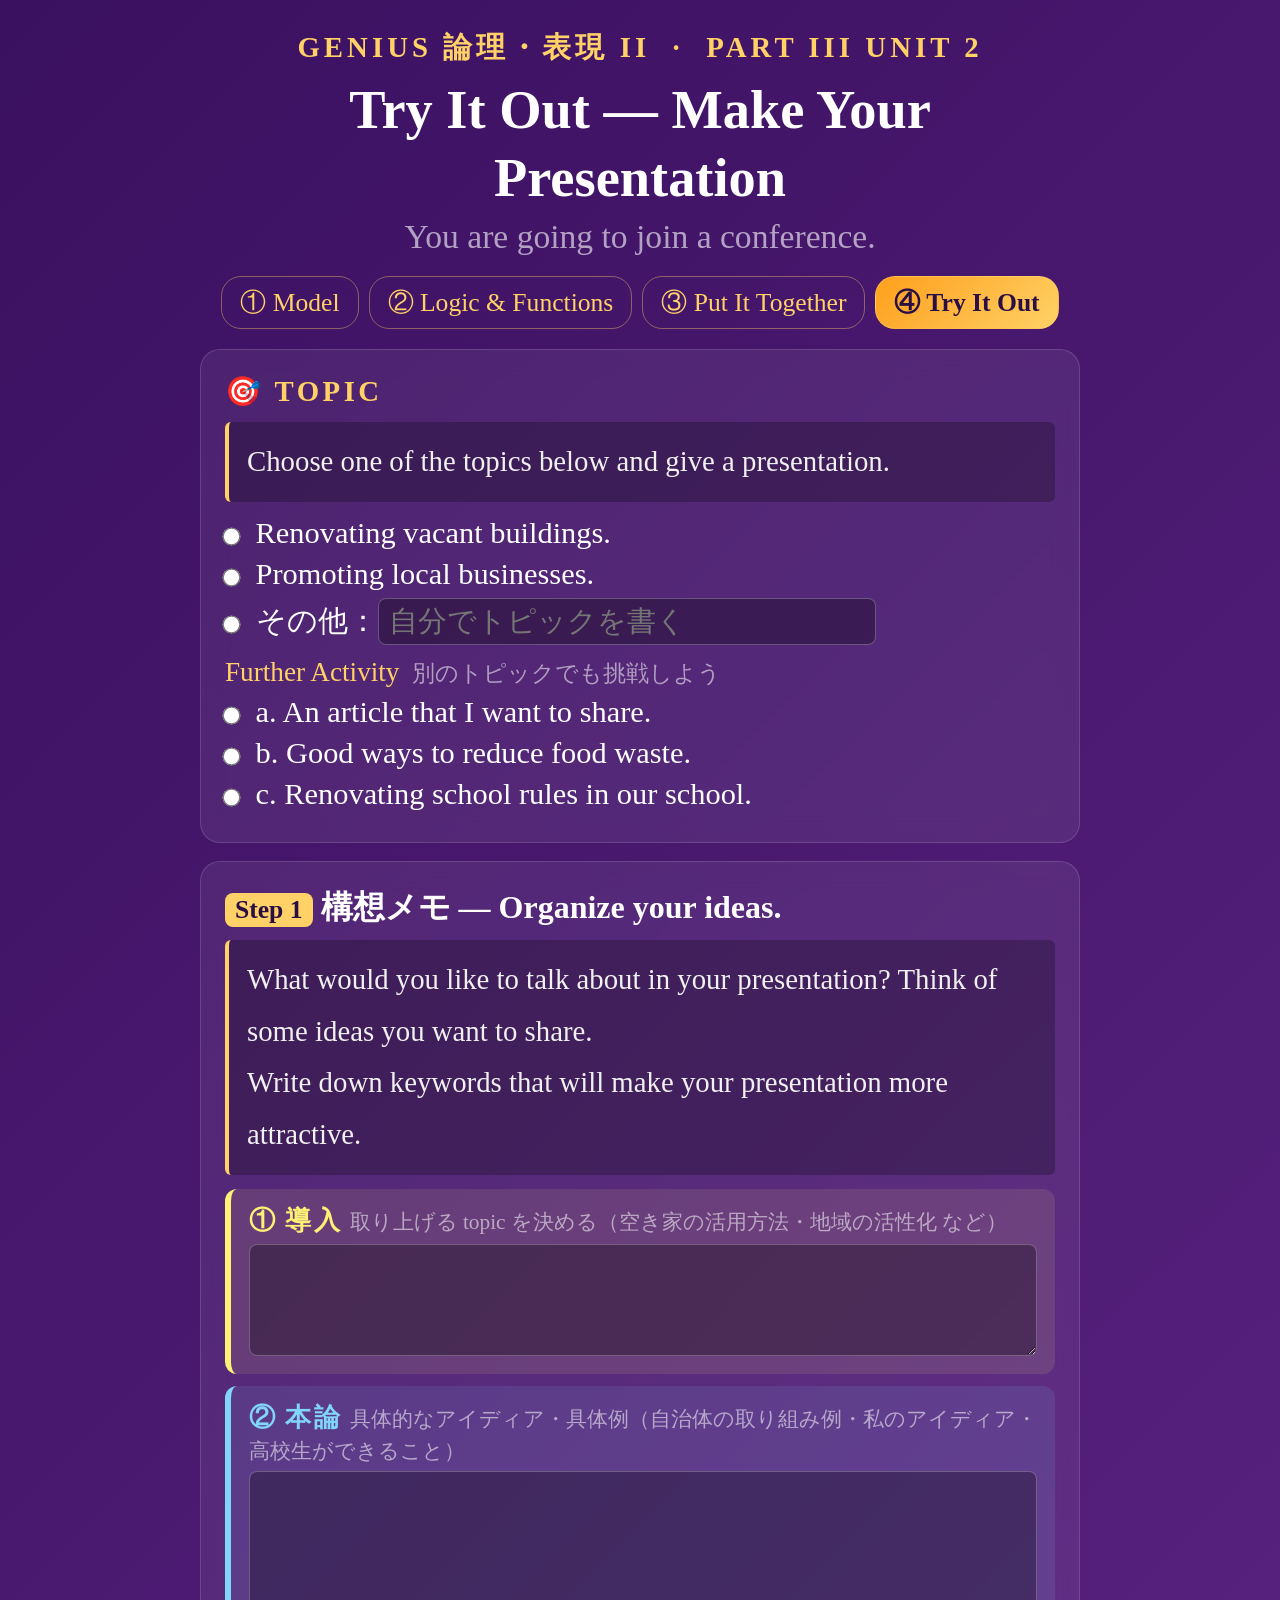
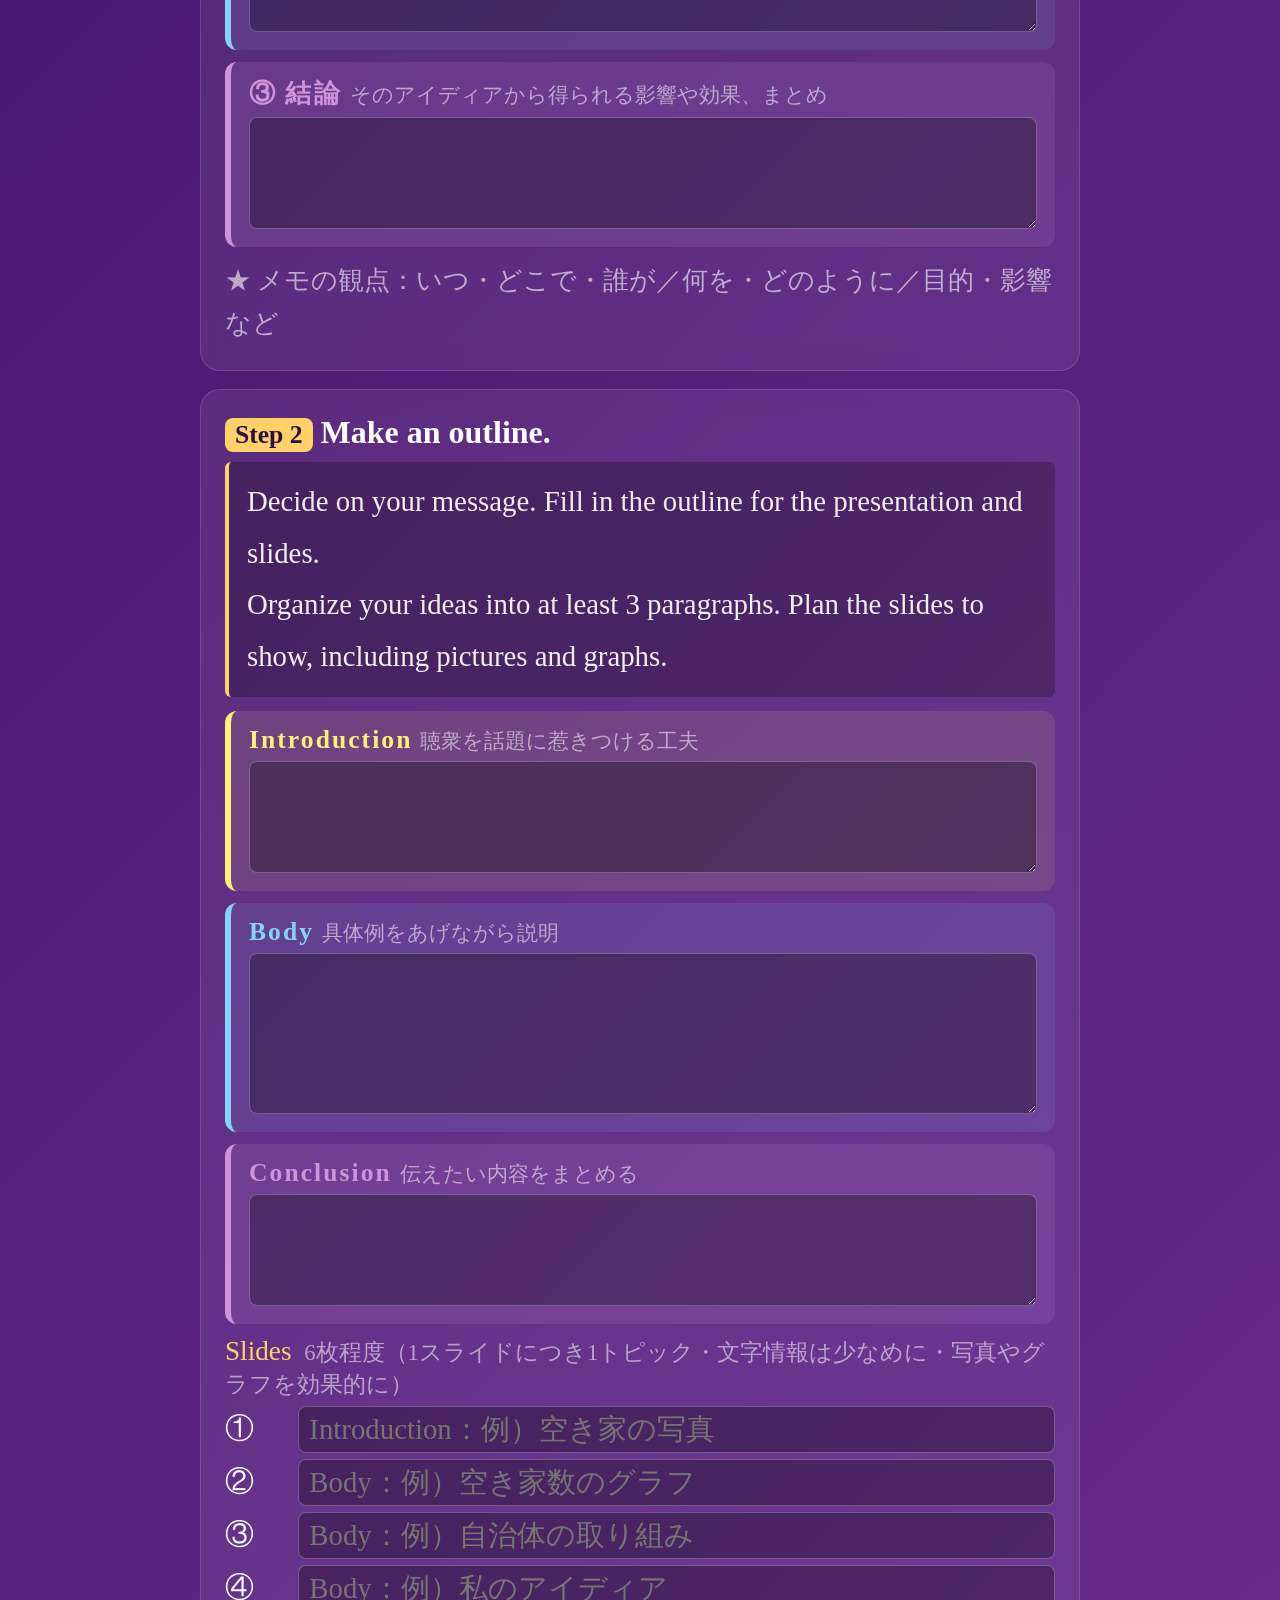
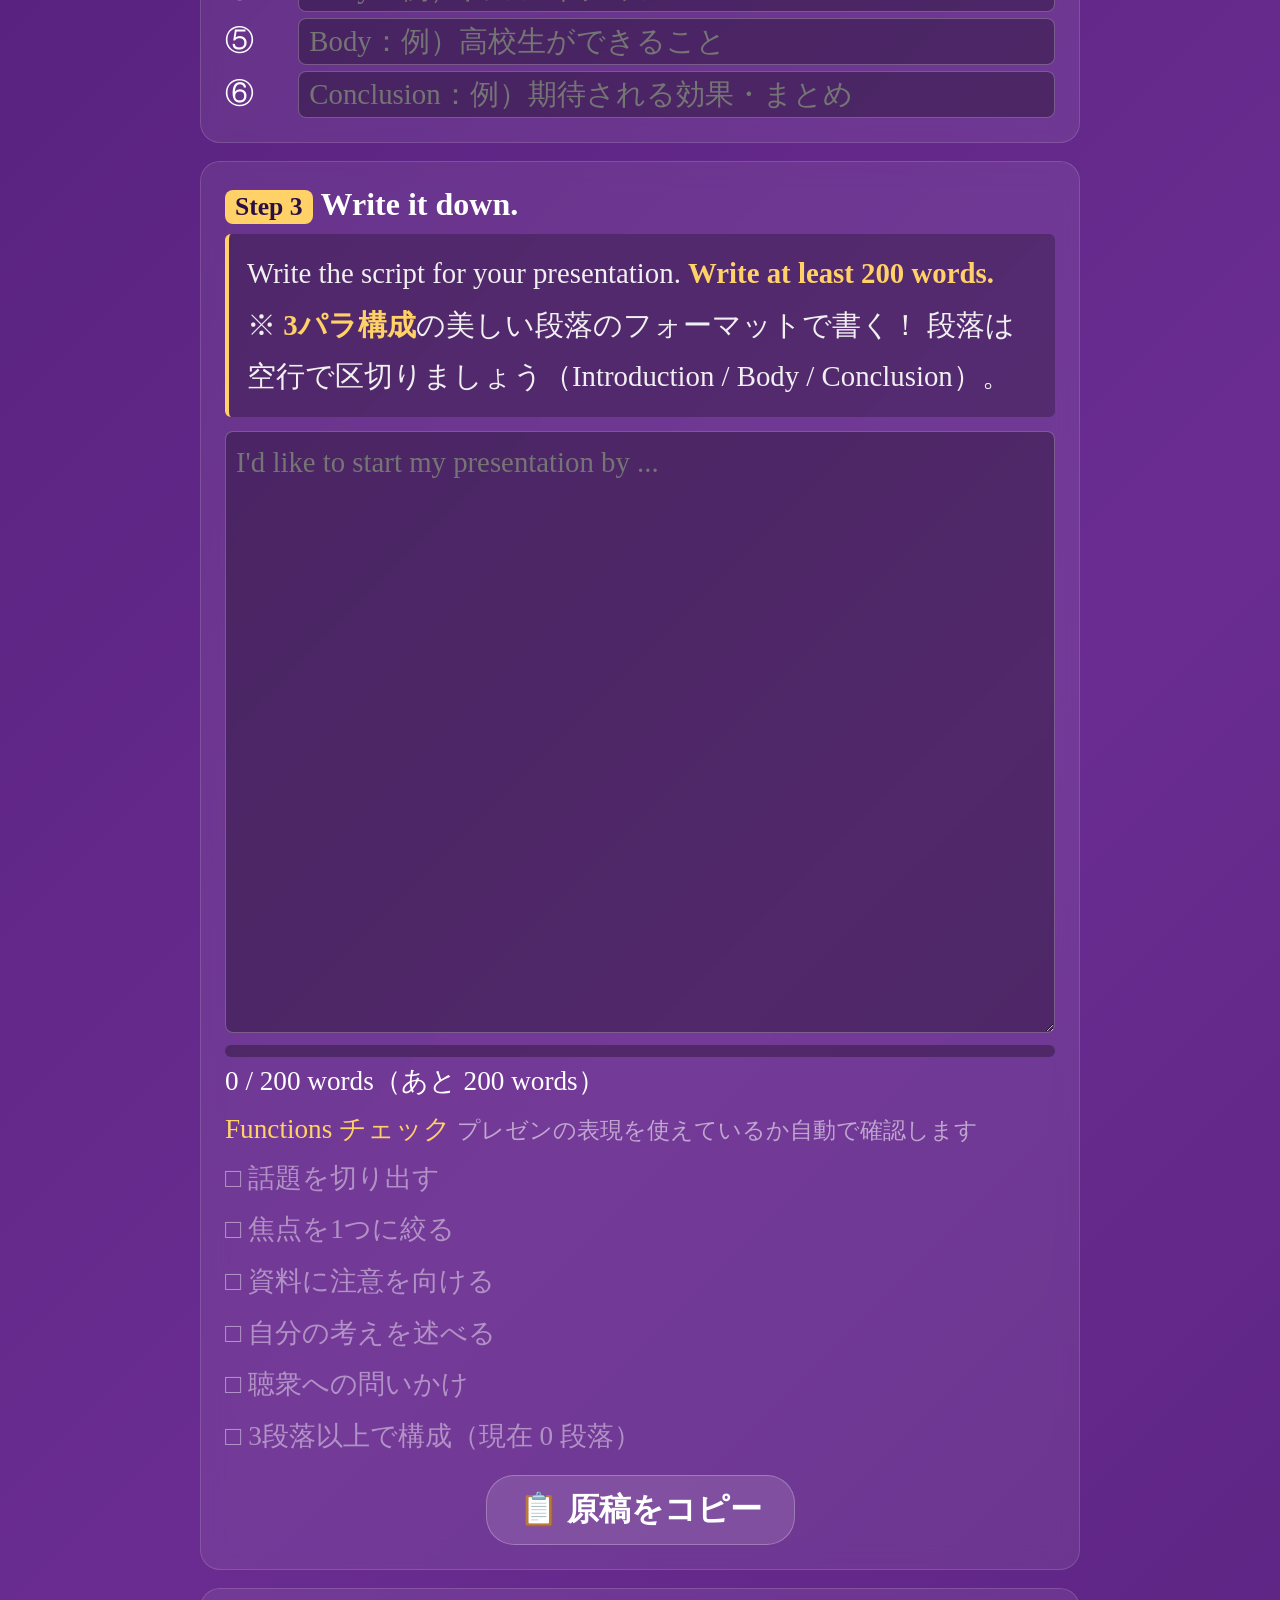
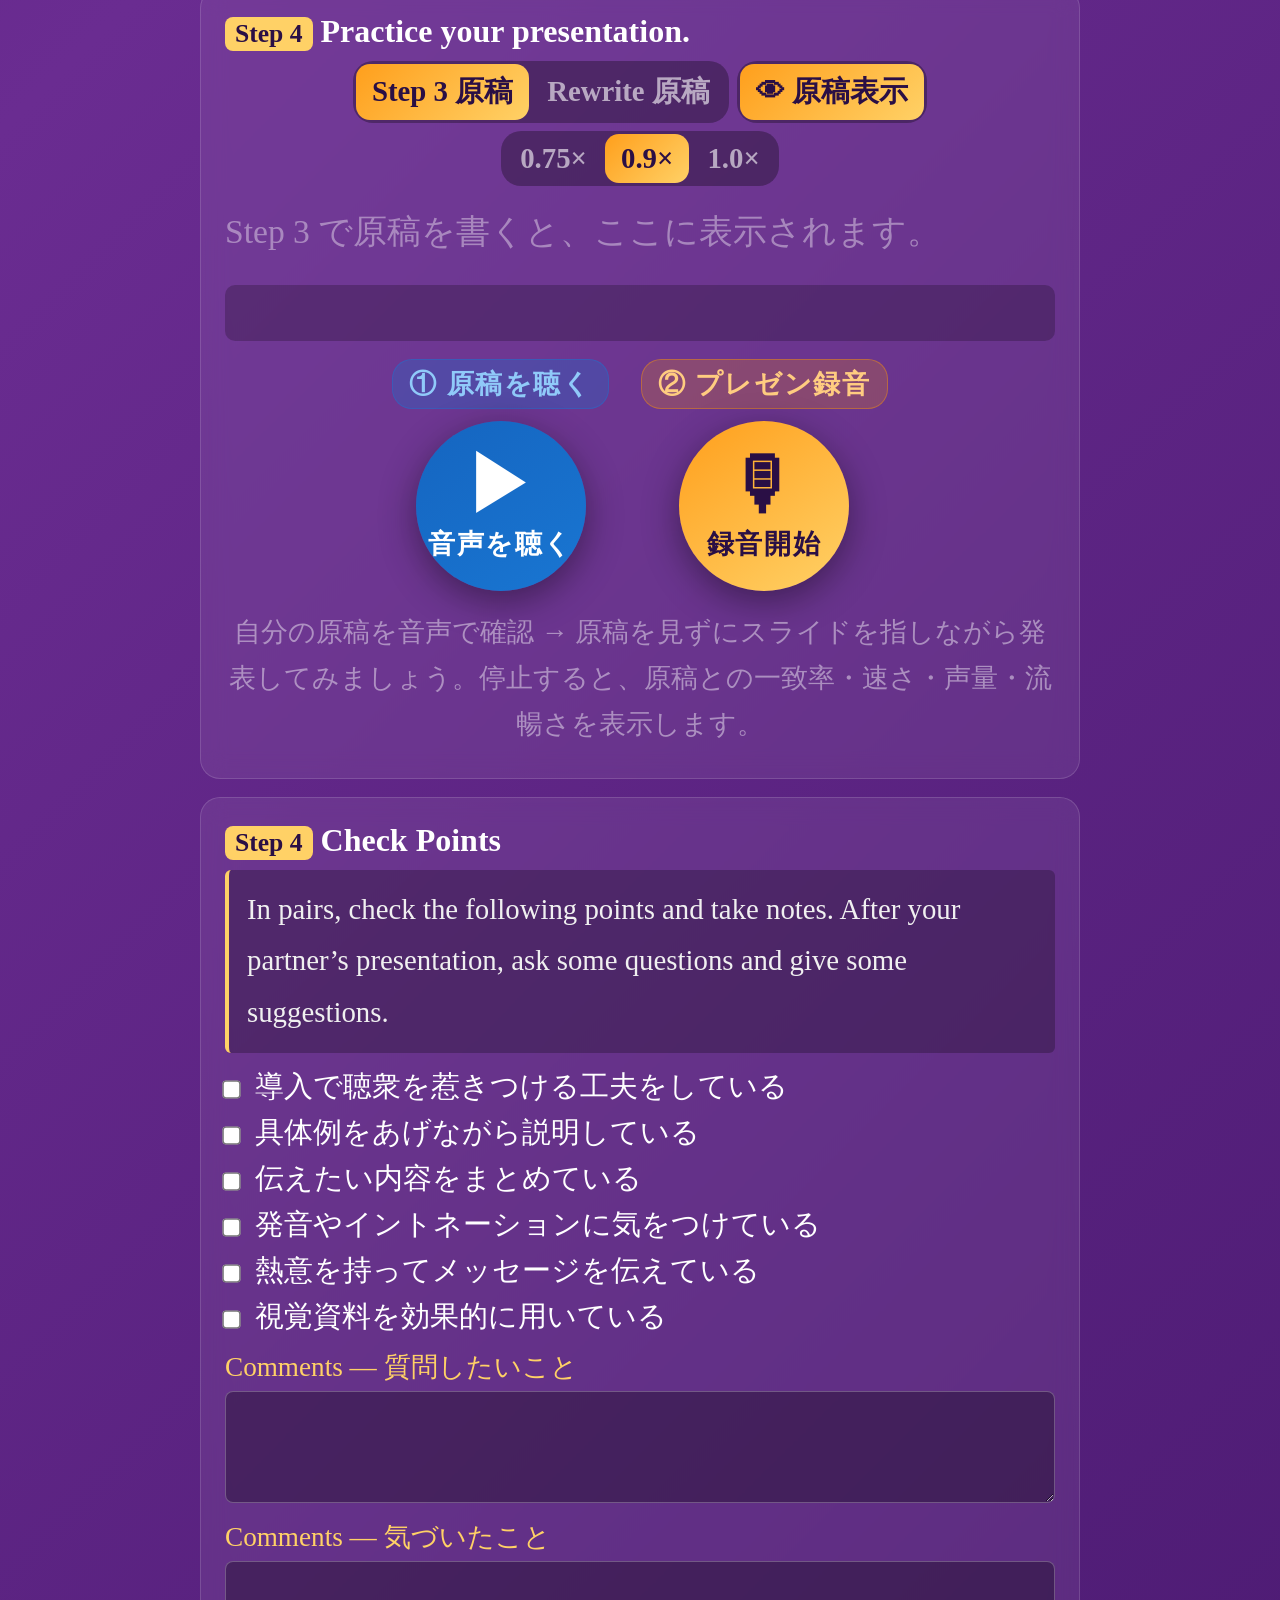
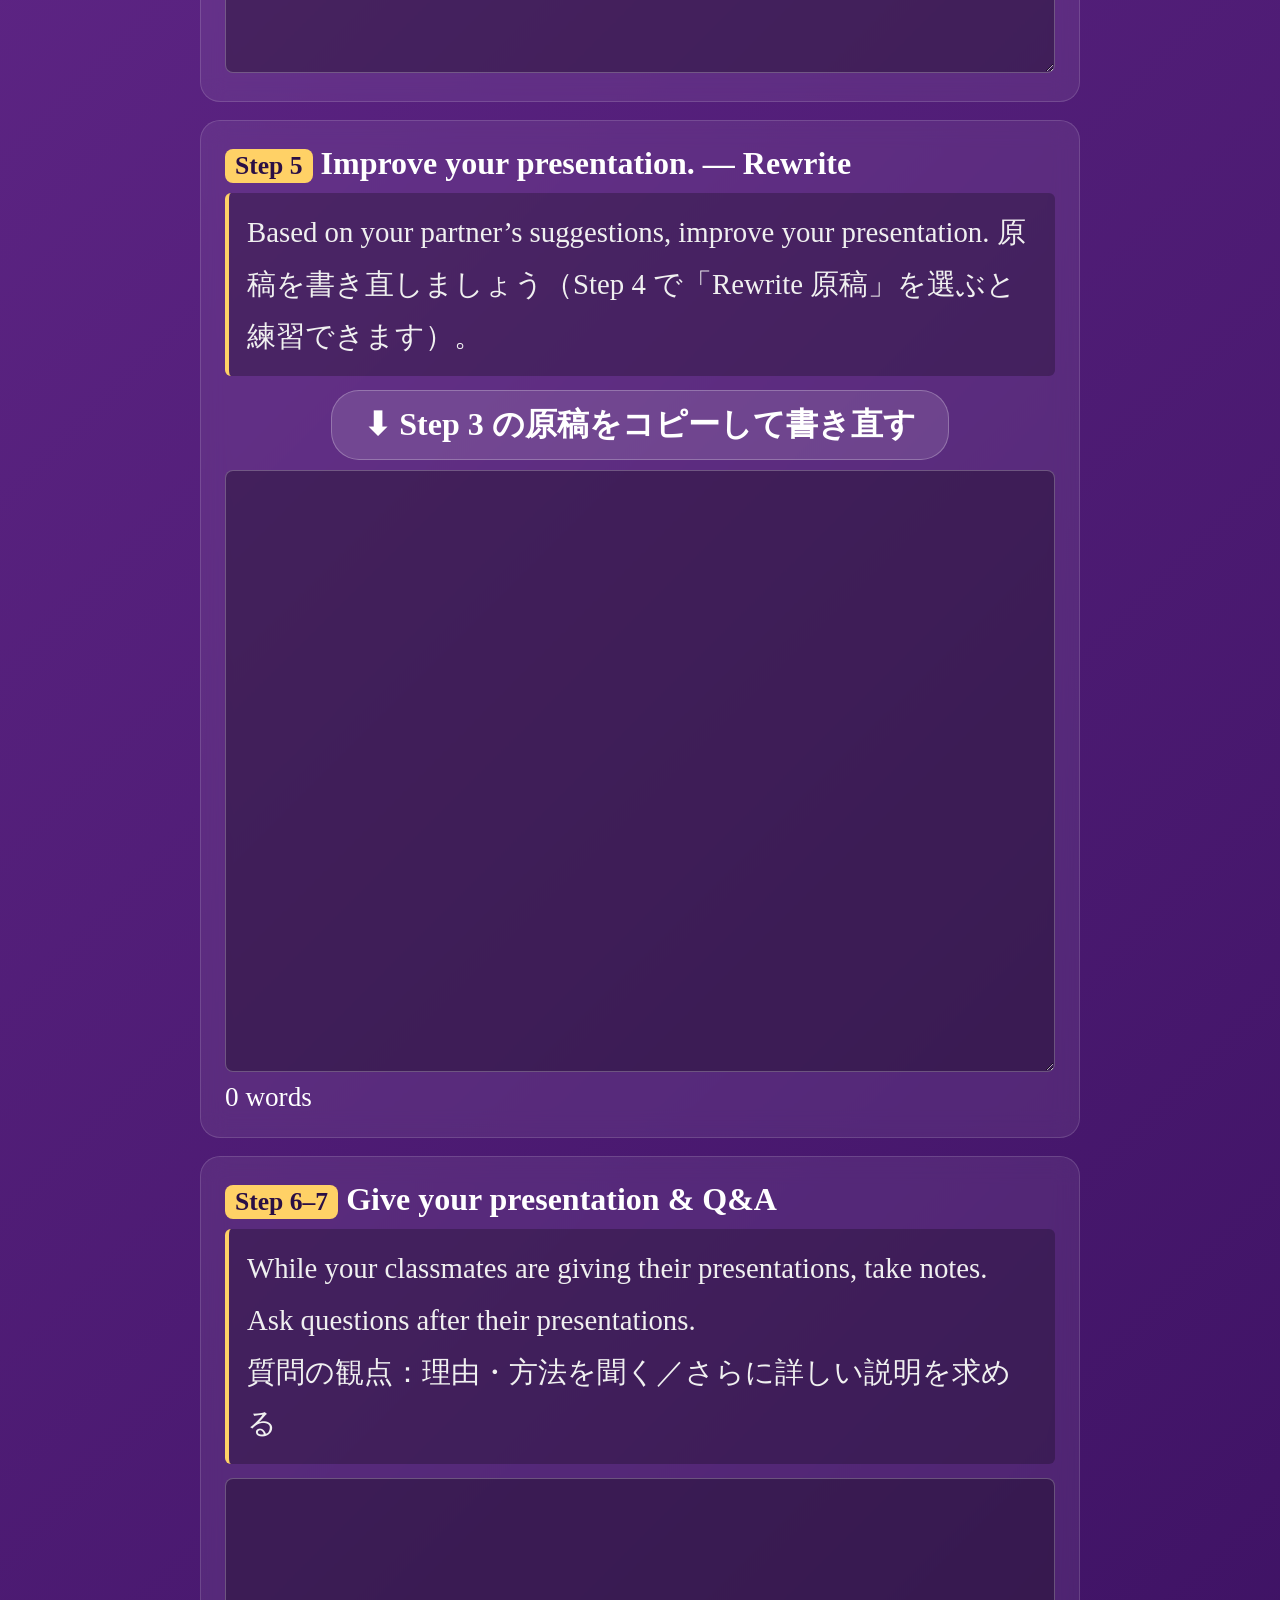
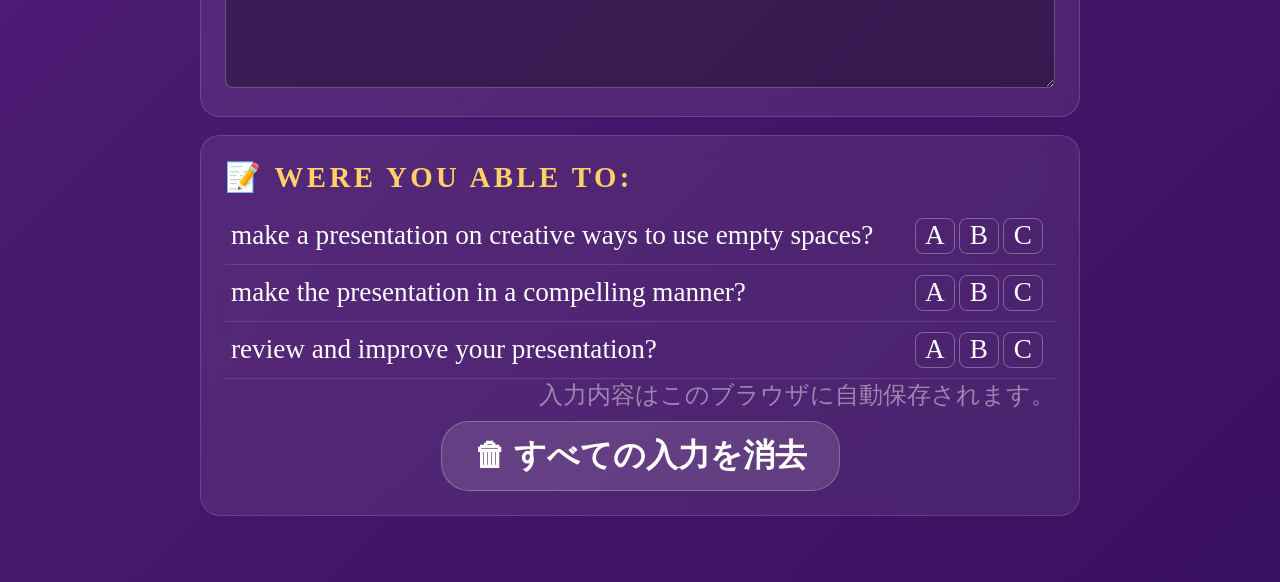
<file: mypresentation.html>
<!DOCTYPE html>
<html lang="ja">
<head>
    <meta charset="UTF-8">
    <meta name="viewport" content="width=device-width, initial-scale=1.0">
    <title>Try It Out — Part III Unit 2</title>
    <link rel="stylesheet" href="common.css">
    <style>
        .step { font-size: 2rem; font-weight: 700; color: #fff; margin-bottom: 10px; }
        .step span { display: inline-block; background: #ffd166; color: #2a0f45; border-radius: 8px; padding: 2px 10px; margin-right: 8px; font-size: 1.6rem; }
        .lbl { font-size: 1.7rem; color: #ffd166; margin: 12px 0 6px; }
        .lbl small { color: rgba(255,255,255,.55); margin-left: 6px; }
        .topics label { display: block; font-size: 1.9rem; margin: 6px 0; cursor: pointer; }
        .topics input[type=radio] { transform: scale(1.4); margin-right: 10px; }
        .wc-bar { height: 12px; background: rgba(0,0,0,.3); border-radius: 6px; overflow: hidden; margin-top: 8px; }
        .wc-fill { height: 100%; width: 0; background: linear-gradient(90deg, #ff9f1c, #ffd166); transition: width .3s; }
        .wc-fill.done { background: linear-gradient(90deg, #43a047, #a5d6a7); }
        .wc-text { font-size: 1.7rem; margin-top: 6px; }
        .fx { font-size: 1.7rem; line-height: 1.9; }
        .fx .y { color: #a5d6a7; } .fx .n { color: rgba(255,255,255,.45); }
        .chk label { display: block; font-size: 1.8rem; margin: 6px 0; cursor: pointer; }
        .chk input { transform: scale(1.4); margin-right: 10px; }
        .script-view { font-size: 2.1rem; line-height: 2; }
        .script-view .s.now { background: rgba(255,209,102,.28); border-radius: 4px; }
        .saved { font-size: 1.5rem; color: rgba(255,255,255,.45); text-align: right; }
        .slide-grid { display: grid; grid-template-columns: 2.2em 1fr; gap: 6px 10px; align-items: center; font-size: 1.8rem; }
        .slide-grid input { width: 100%; }
        .tips { font-size: 1.6rem; color: rgba(255,255,255,.6); line-height: 1.7; }
    </style>
</head>
<body>
<div class="container">

    <div class="header">
        <div class="header-label">Genius 論理・表現 II &nbsp;·&nbsp; Part III Unit 2</div>
        <div class="header-title">Try It Out — Make Your Presentation</div>
        <div class="header-sub">You are going to join a conference.</div>
    </div>

    <div class="nav-row">
        <a class="nav-link" href="index.html">① Model</a>
        <a class="nav-link" href="structure.html">② Logic &amp; Functions</a>
        <a class="nav-link" href="listen.html">③ Put It Together</a>
        <a class="nav-link current" href="mypresentation.html">④ Try It Out</a>
    </div>

    <div class="warn" id="warn"></div>

    <div class="card">
        <div class="card-label">🎯 Topic</div>
        <div class="note">Choose one of the topics below and give a presentation.</div>
        <div class="topics" id="topics">
            <label><input type="radio" name="topic" value="Renovating vacant buildings."> Renovating vacant buildings.</label>
            <label><input type="radio" name="topic" value="Promoting local businesses."> Promoting local businesses.</label>
            <label><input type="radio" name="topic" value="other"> その他：<input class="blank" id="topic-other" style="width:60%" placeholder="自分でトピックを書く"></label>
            <div class="lbl">Further Activity <small>別のトピックでも挑戦しよう</small></div>
            <label><input type="radio" name="topic" value="An article that I want to share."> a. An article that I want to share.</label>
            <label><input type="radio" name="topic" value="Good ways to reduce food waste."> b. Good ways to reduce food waste.</label>
            <label><input type="radio" name="topic" value="Renovating school rules in our school."> c. Renovating school rules in our school.</label>
        </div>
    </div>

    <div class="card">
        <div class="step"><span>Step 1</span>構想メモ — Organize your ideas.</div>
        <div class="note">What would you like to talk about in your presentation? Think of some ideas you want to share.<br>
            Write down keywords that will make your presentation more attractive.</div>
        <div class="sec sec-intro"><div class="sec-tag">① 導入<small>取り上げる topic を決める（空き家の活用方法・地域の活性化 など）</small></div>
            <textarea class="field" rows="2" data-k="b1"></textarea></div>
        <div class="sec sec-body"><div class="sec-tag">② 本論<small>具体的なアイディア・具体例（自治体の取り組み例・私のアイディア・高校生ができること）</small></div>
            <textarea class="field" rows="3" data-k="b2"></textarea></div>
        <div class="sec sec-concl"><div class="sec-tag">③ 結論<small>そのアイディアから得られる影響や効果、まとめ</small></div>
            <textarea class="field" rows="2" data-k="b3"></textarea></div>
        <p class="tips">★ メモの観点：いつ・どこで・誰が／何を・どのように／目的・影響 など</p>
    </div>

    <div class="card">
        <div class="step"><span>Step 2</span>Make an outline.</div>
        <div class="note">Decide on your message. Fill in the outline for the presentation and slides.<br>
            Organize your ideas into at least 3 paragraphs. Plan the slides to show, including pictures and graphs.</div>
        <div class="sec sec-intro"><div class="sec-tag">Introduction<small>聴衆を話題に惹きつける工夫</small></div>
            <textarea class="field" rows="2" data-k="o1"></textarea></div>
        <div class="sec sec-body"><div class="sec-tag">Body<small>具体例をあげながら説明</small></div>
            <textarea class="field" rows="3" data-k="o2"></textarea></div>
        <div class="sec sec-concl"><div class="sec-tag">Conclusion<small>伝えたい内容をまとめる</small></div>
            <textarea class="field" rows="2" data-k="o3"></textarea></div>
        <div class="lbl">Slides <small>6枚程度（1スライドにつき1トピック・文字情報は少なめに・写真やグラフを効果的に）</small></div>
        <div class="slide-grid" id="slides"></div>
    </div>

    <div class="card">
        <div class="step"><span>Step 3</span>Write it down.</div>
        <div class="note">Write the script for your presentation. <b>Write at least 200 words.</b><br>
            ※ <b>3パラ構成</b>の美しい段落のフォーマットで書く！ 段落は空行で区切りましょう（Introduction / Body / Conclusion）。</div>
        <textarea class="field" rows="12" data-k="script" id="script" placeholder="I'd like to start my presentation by ..."></textarea>
        <div class="wc-bar"><div class="wc-fill" id="wc-fill"></div></div>
        <div class="wc-text" id="wc-text">0 / 200 words</div>
        <div class="lbl">Functions チェック<small>プレゼンの表現を使えているか自動で確認します</small></div>
        <div class="fx" id="fx"></div>
        <div class="center" style="margin-top:12px">
            <button class="main-btn sub" id="copy-btn">📋 原稿をコピー</button>
        </div>
    </div>

    <div class="card">
        <div class="step"><span>Step 4</span>Practice your presentation.</div>
        <div class="toolbar" style="margin-bottom:12px">
            <div class="pill-group" id="src-group">
                <button class="pill on" data-v="script">Step 3 原稿</button>
                <button class="pill" data-v="rewrite">Rewrite 原稿</button>
            </div>
            <div class="pill-group">
                <button class="pill on" id="vis-btn">👁 原稿表示</button>
            </div>
            <div class="pill-group" id="speed-group">
                <button class="pill" data-v="0.75">0.75×</button>
                <button class="pill on" data-v="0.9">0.9×</button>
                <button class="pill" data-v="1">1.0×</button>
            </div>
        </div>
        <div class="script-view" id="script-view"></div>
        <div class="player" style="margin-top:14px">
            <canvas class="wave" id="waveform" width="700" height="56"></canvas>
            <div class="btn-row">
                <div class="btn-col">
                    <span class="phase-badge phase-listen">① 原稿を聴く</span>
                    <button class="action-btn btn-listen" id="listen-btn">
                        <span class="btn-icon" id="listen-icon">▶</span>
                        <span id="listen-label">音声を聴く</span>
                    </button>
                </div>
                <div class="btn-col">
                    <span class="phase-badge phase-shadow">② プレゼン録音</span>
                    <button class="action-btn btn-shadow" id="rec-btn">
                        <span class="btn-icon" id="rec-icon">🎙</span>
                        <span id="rec-label">録音開始</span>
                    </button>
                </div>
            </div>
            <p class="hint">自分の原稿を音声で確認 → 原稿を見ずにスライドを指しながら発表してみましょう。停止すると、原稿との一致率・速さ・声量・流暢さを表示します。</p>
        </div>
    </div>

    <div id="result-holder"></div>

    <div class="card">
        <div class="step"><span>Step 4</span>Check Points</div>
        <div class="note">In pairs, check the following points and take notes. After your partner’s presentation, ask some questions and give some suggestions.</div>
        <div class="chk" id="chk"></div>
        <div class="lbl">Comments — 質問したいこと</div>
        <textarea class="field" rows="2" data-k="cq"></textarea>
        <div class="lbl">Comments — 気づいたこと</div>
        <textarea class="field" rows="2" data-k="comments"></textarea>
    </div>

    <div class="card">
        <div class="step"><span>Step 5</span>Improve your presentation. — Rewrite</div>
        <div class="note">Based on your partner’s suggestions, improve your presentation. 原稿を書き直しましょう（Step 4 で「Rewrite 原稿」を選ぶと練習できます）。</div>
        <div class="center" style="margin-bottom:10px"><button class="main-btn sub" id="copy-to-rewrite">⬇ Step 3 の原稿をコピーして書き直す</button></div>
        <textarea class="field" rows="12" data-k="rewrite" id="rewrite"></textarea>
        <div class="wc-text" id="rw-text">0 words</div>
    </div>

    <div class="card">
        <div class="step"><span>Step 6–7</span>Give your presentation &amp; Q&amp;A</div>
        <div class="note">While your classmates are giving their presentations, take notes. Ask questions after their presentations.<br>
            質問の観点：理由・方法を聞く／さらに詳しい説明を求める</div>
        <textarea class="field" rows="4" data-k="q"></textarea>
    </div>

    <div class="card">
        <div class="card-label">📝 Were you able to:</div>
        <table class="check" id="self-table"></table>
        <p class="saved" id="saved">入力内容はこのブラウザに自動保存されます。</p>
        <div class="center" style="margin-top:10px"><button class="main-btn sub" id="clear-btn">🗑 すべての入力を消去</button></div>
    </div>

</div>
<script src="common.js"></script>
<script>
const KEY = 'genius3-2-mypresentation';
let data = store.get(KEY, {});
let speed = 0.9, visible = true, src = 'script', player = null, rec = null, recording = false, listening = false;

const CHECK_POINTS = [
    '導入で聴衆を惹きつける工夫をしている',
    '具体例をあげながら説明している',
    '伝えたい内容をまとめている',
    '発音やイントネーションに気をつけている',
    '熱意を持ってメッセージを伝えている',
    '視覚資料を効果的に用いている'
];
const SELF = [
    'make a presentation on creative ways to use empty spaces?',
    'make the presentation in a compelling manner?',
    'review and improve your presentation?'
];
const FX = [
    ['話題を切り出す', /\b(i would like to (start|share|tell|talk)|i'd like to (start|share|tell|talk)|today i)/i],
    ['焦点を1つに絞る', /\b(i would like to focus on|i'd like to focus on|the main point i'?d like to make)/i],
    ['資料に注意を向ける', /\b(draw your attention to|have a closer? look at|you can see (from )?this|this (picture|chart|graph|table|slide))/i],
    ['自分の考えを述べる', /\b(i believe that|i have a firm belief|i'?m positive that|in my opinion|i am certain)/i],
    ['聴衆への問いかけ', /\?/]
];

function save() {
    data.saved = new Date().toLocaleString('ja-JP');
    store.set(KEY, data);
    document.getElementById('saved').textContent = `自動保存しました（${data.saved}）`;
}

function scriptText(k) { return (data[k || src] || '').replace(/[’]/g, "'"); }
function sentences(k) {
    return scriptText(k).split(/\n\s*\n/).map(p => p.replace(/\s+/g, ' ').trim()).filter(Boolean)
        .map(p => p.match(/[^.!?]+[.!?]+["”]?|[^.!?]+$/g).map(s => s.trim()).filter(Boolean));
}

function updateScript() {
    const n = tokenize(data.script || '').length;
    const fill = document.getElementById('wc-fill');
    fill.style.width = Math.min(100, n / 2) + '%';
    fill.classList.toggle('done', n >= 200);
    document.getElementById('wc-text').textContent = `${n} / 200 words` + (n >= 200 ? ' ✔ クリア！' : `（あと ${200 - n} words）`);
    const paras = sentences('script').length;
    const t = scriptText('script');
    document.getElementById('fx').innerHTML = FX.map(([name, re]) =>
        re.test(t) ? `<div class="y">✔ ${name}</div>` : `<div class="n">□ ${name}</div>`).join('') +
        (paras >= 3 ? `<div class="y">✔ 3段落以上で構成されている（${paras} 段落）</div>` : `<div class="n">□ 3段落以上で構成（現在 ${paras} 段落）</div>`);
    document.getElementById('rw-text').textContent = `${tokenize(data.rewrite || '').length} words`;
    renderScriptView();
}

function renderScriptView() {
    let k = 0;
    const html = sentences().map(p => '<p style="margin-bottom:12px">' +
        p.map(s => `<span class="s" id="ss-${k++}">${escapeHtml(s)}</span>`).join(' ') + '</p>').join('');
    const v = document.getElementById('script-view');
    v.innerHTML = html || `<span style="opacity:.4">${src === 'script' ? 'Step 3' : 'Step 5（Rewrite）'} で原稿を書くと、ここに表示されます。</span>`;
    v.classList.toggle('blurred', !visible);
}

function mark(i) {
    document.querySelectorAll('#script-view .s.now').forEach(e => e.classList.remove('now'));
    if (i !== null) { const e = document.getElementById('ss-' + i); if (e) e.classList.add('now'); }
}

function setListenUI(on) {
    listening = on;
    document.getElementById('listen-btn').classList.toggle('playing', on);
    document.getElementById('listen-icon').textContent = on ? '⏹' : '▶';
    document.getElementById('listen-label').textContent = on ? '停止' : '音声を聴く';
    if (!on) mark(null);
}

function toggleListen() {
    if (recording) return;
    if (listening) { player && player.cancel(); setListenUI(false); return; }
    const paras = sentences();
    if (!paras.length) { alert('先に原稿を書いてください。'); return; }
    const chunks = [];
    paras.forEach(p => p.forEach((s, j) => chunks.push({ text: s, pause: j === p.length - 1 ? 1100 : 450 })));
    setListenUI(true);
    player = speakChunks(chunks, speed, { onchunk: i => mark(i), onend: () => setListenUI(false) });
}

async function toggleRec() {
    if (recording) {
        recording = false; setRecUI(false);
        const out = await rec.stop();
        renderResult('r-', compare(scriptText(), out.text), out);
        return;
    }
    if (!scriptText().trim()) { alert('先に原稿を書いてください。'); return; }
    if (!hasRecognition()) { alert('このブラウザは音声認識に対応していません。Chrome / Edge をご利用ください。'); return; }
    player && player.cancel(); setListenUI(false);
    rec = new Recorder({ canvas: document.getElementById('waveform') });
    try { await rec.start(); } catch (_) { alert('マイクへのアクセスを許可してください。'); return; }
    recording = true; setRecUI(true);
    document.getElementById('r-section').classList.remove('show');
}

function setRecUI(on) {
    document.getElementById('rec-btn').classList.toggle('recording', on);
    document.getElementById('rec-icon').textContent = on ? '⏹' : '🎙';
    document.getElementById('rec-label').textContent = on ? '停止' : '録音開始';
}

function renderSlides() {
    const s = data.slides || [];
    document.getElementById('slides').innerHTML = ['①', '②', '③', '④', '⑤', '⑥'].map((m, i) =>
        `<span>${m}</span><input class="blank" data-i="${i}" value="${escapeHtml(s[i] || '')}" placeholder="${
            ['Introduction：例）空き家の写真', 'Body：例）空き家数のグラフ', 'Body：例）自治体の取り組み', 'Body：例）私のアイディア', 'Body：例）高校生ができること', 'Conclusion：例）期待される効果・まとめ'][i]}">`).join('');
}

function renderChecks() {
    const c = data.checks || [];
    document.getElementById('chk').innerHTML = CHECK_POINTS.map((p, i) =>
        `<label><input type="checkbox" data-i="${i}" ${c[i] ? 'checked' : ''}> ${p}</label>`).join('');
    const s = data.self || {};
    document.getElementById('self-table').innerHTML = SELF.map((q, i) => `<tr><td>${q}</td><td><span class="abc">${
        ['A', 'B', 'C'].map(g => `<button data-i="${i}" data-g="${g}" class="${s[i] === g ? 'on' : ''}">${g}</button>`).join('')}</span></td></tr>`).join('');
}

function restore() {
    document.querySelectorAll('textarea[data-k]').forEach(t => { t.value = data[t.dataset.k] || ''; });
    const topic = data.topic;
    if (topic) {
        const r = document.querySelector(`input[name=topic][value="${CSS.escape(topic)}"]`);
        if (r) r.checked = true;
    }
    document.getElementById('topic-other').value = data.topicOther || '';
    renderSlides(); renderChecks(); updateScript();
}

window.addEventListener('DOMContentLoaded', () => {
    document.getElementById('result-holder').innerHTML = resultBlockHtml('r-', '結果 — My Presentation');
    restore();

    document.querySelectorAll('textarea[data-k]').forEach(t => t.addEventListener('input', () => {
        data[t.dataset.k] = t.value; save();
        if (t.dataset.k === 'script' || t.dataset.k === 'rewrite') updateScript();
    }));
    document.getElementById('slides').addEventListener('input', e => {
        data.slides = data.slides || [];
        data.slides[+e.target.dataset.i] = e.target.value; save();
    });
    document.getElementById('topics').addEventListener('change', e => {
        if (e.target.name === 'topic') { data.topic = e.target.value; save(); }
    });
    document.getElementById('topic-other').addEventListener('input', e => {
        data.topicOther = e.target.value; data.topic = 'other';
        document.querySelector('input[name=topic][value=other]').checked = true; save();
    });
    document.getElementById('chk').addEventListener('change', e => {
        data.checks = data.checks || [];
        data.checks[+e.target.dataset.i] = e.target.checked; save();
    });
    document.getElementById('self-table').addEventListener('click', e => {
        const b = e.target.closest('button[data-g]');
        if (!b) return;
        data.self = data.self || {};
        data.self[b.dataset.i] = data.self[b.dataset.i] === b.dataset.g ? undefined : b.dataset.g;
        save(); renderChecks();
    });
    document.getElementById('copy-btn').onclick = () => {
        const t = data.script || '';
        (navigator.clipboard ? navigator.clipboard.writeText(t) : Promise.reject())
            .then(() => alert('原稿をコピーしました。'))
            .catch(() => { const ta = document.getElementById('script'); ta.select(); document.execCommand('copy'); alert('原稿をコピーしました。'); });
    };
    document.getElementById('copy-to-rewrite').onclick = () => {
        if ((data.rewrite || '').trim() && !confirm('Rewrite 欄の内容を Step 3 の原稿で上書きします。よろしいですか？')) return;
        data.rewrite = data.script || '';
        document.getElementById('rewrite').value = data.rewrite;
        save(); updateScript();
    };
    document.getElementById('clear-btn').onclick = () => {
        if (!confirm('すべての入力内容を消去します。よろしいですか？')) return;
        data = {}; store.set(KEY, data); restore();
        document.querySelectorAll('input[name=topic]').forEach(r => { r.checked = false; });
    };
    pillGroup('src-group', v => { src = v; renderScriptView(); });
    pillGroup('speed-group', v => { speed = parseFloat(v); });
    document.getElementById('vis-btn').onclick = e => {
        visible = !visible; e.target.classList.toggle('on', visible);
        e.target.textContent = visible ? '👁 原稿表示' : '🙈 原稿非表示';
        renderScriptView();
    };
    document.getElementById('listen-btn').onclick = toggleListen;
    document.getElementById('rec-btn').onclick = toggleRec;
    showWarnIfNoSR();
});
</script>
</body>
</html>
</file>
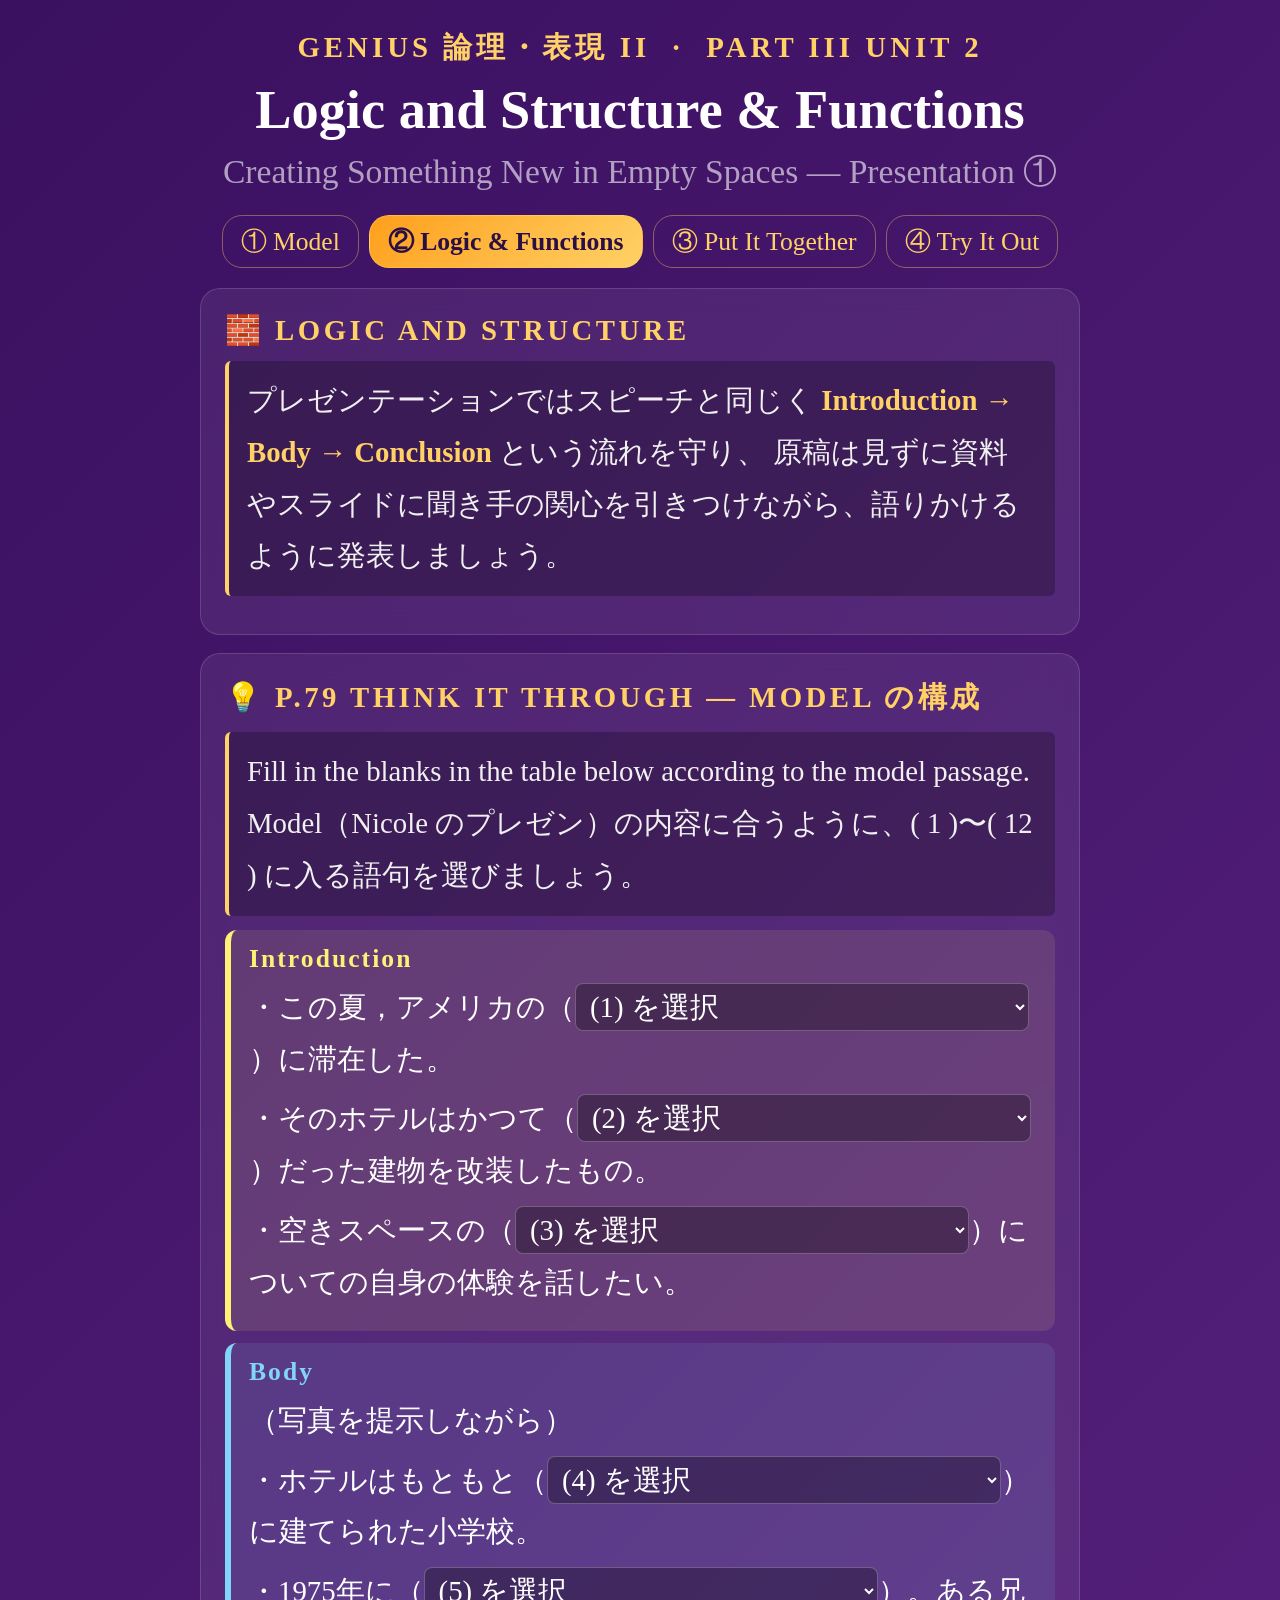
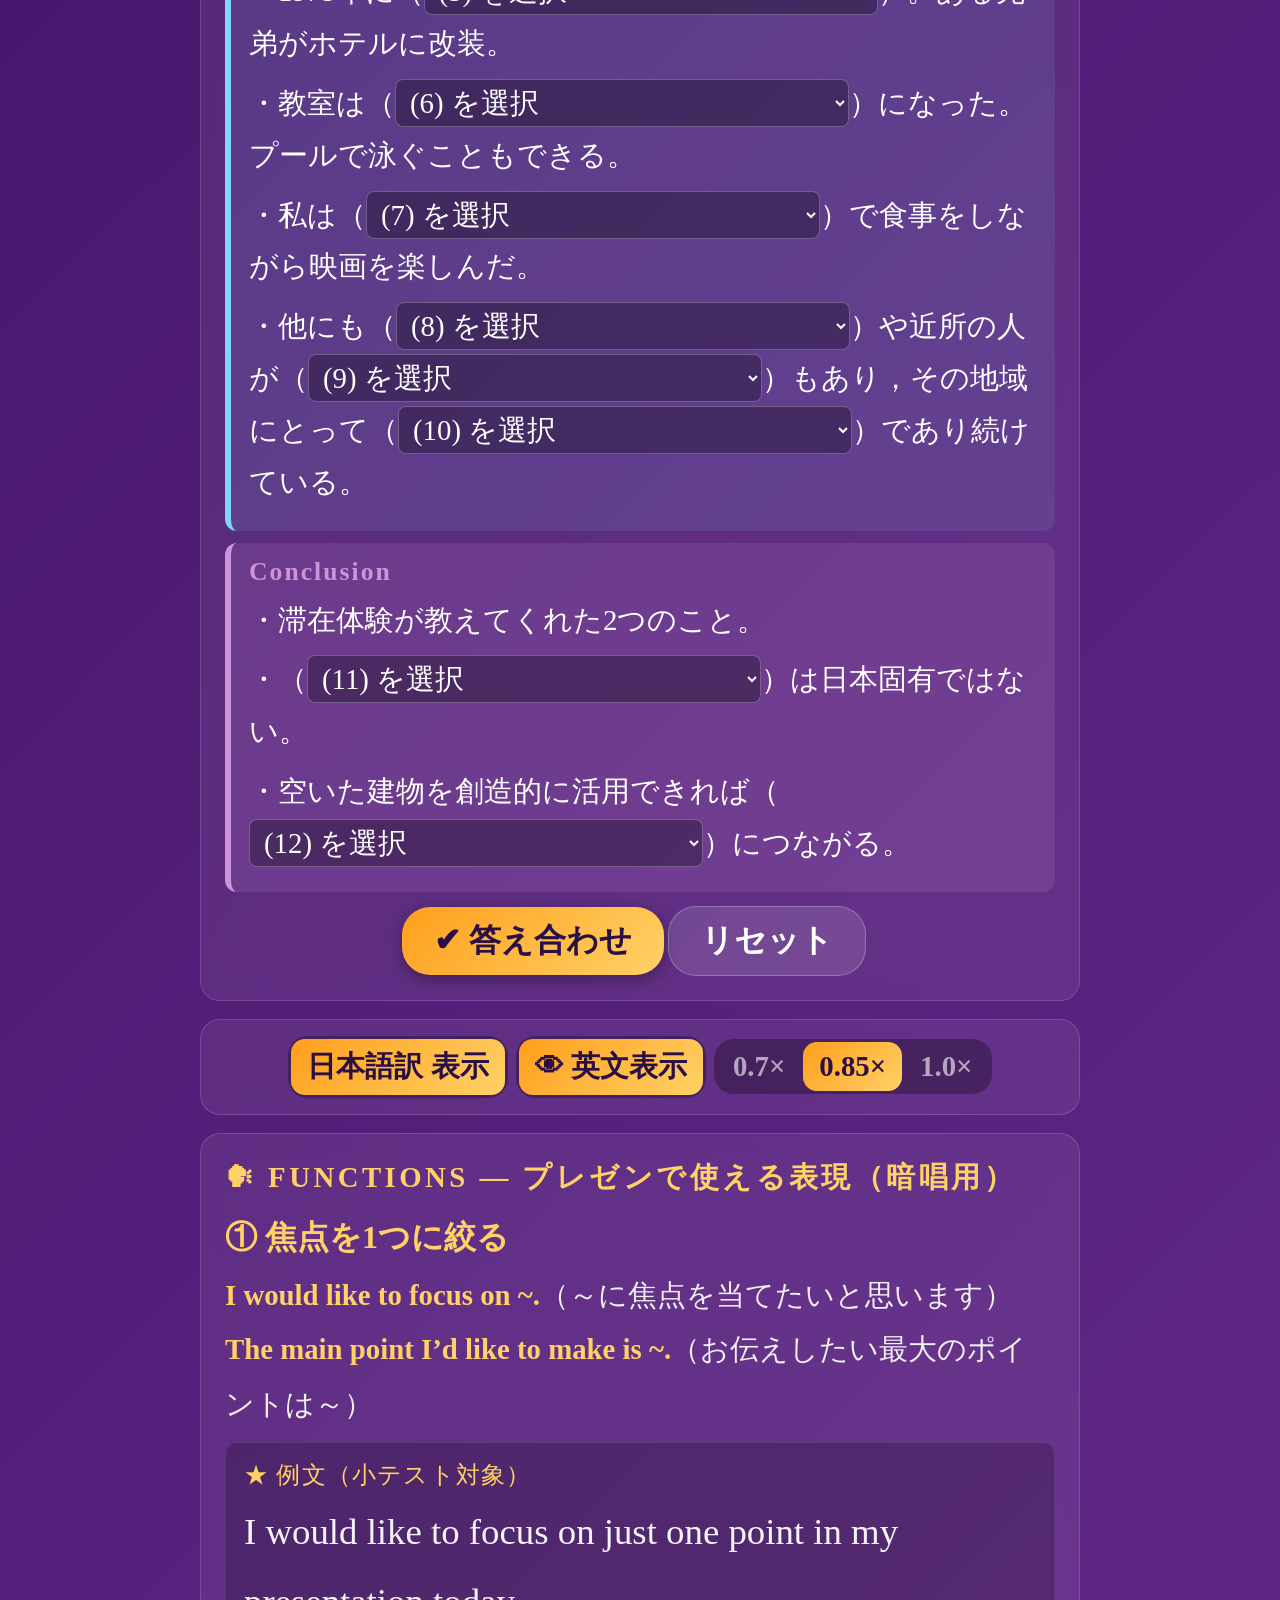
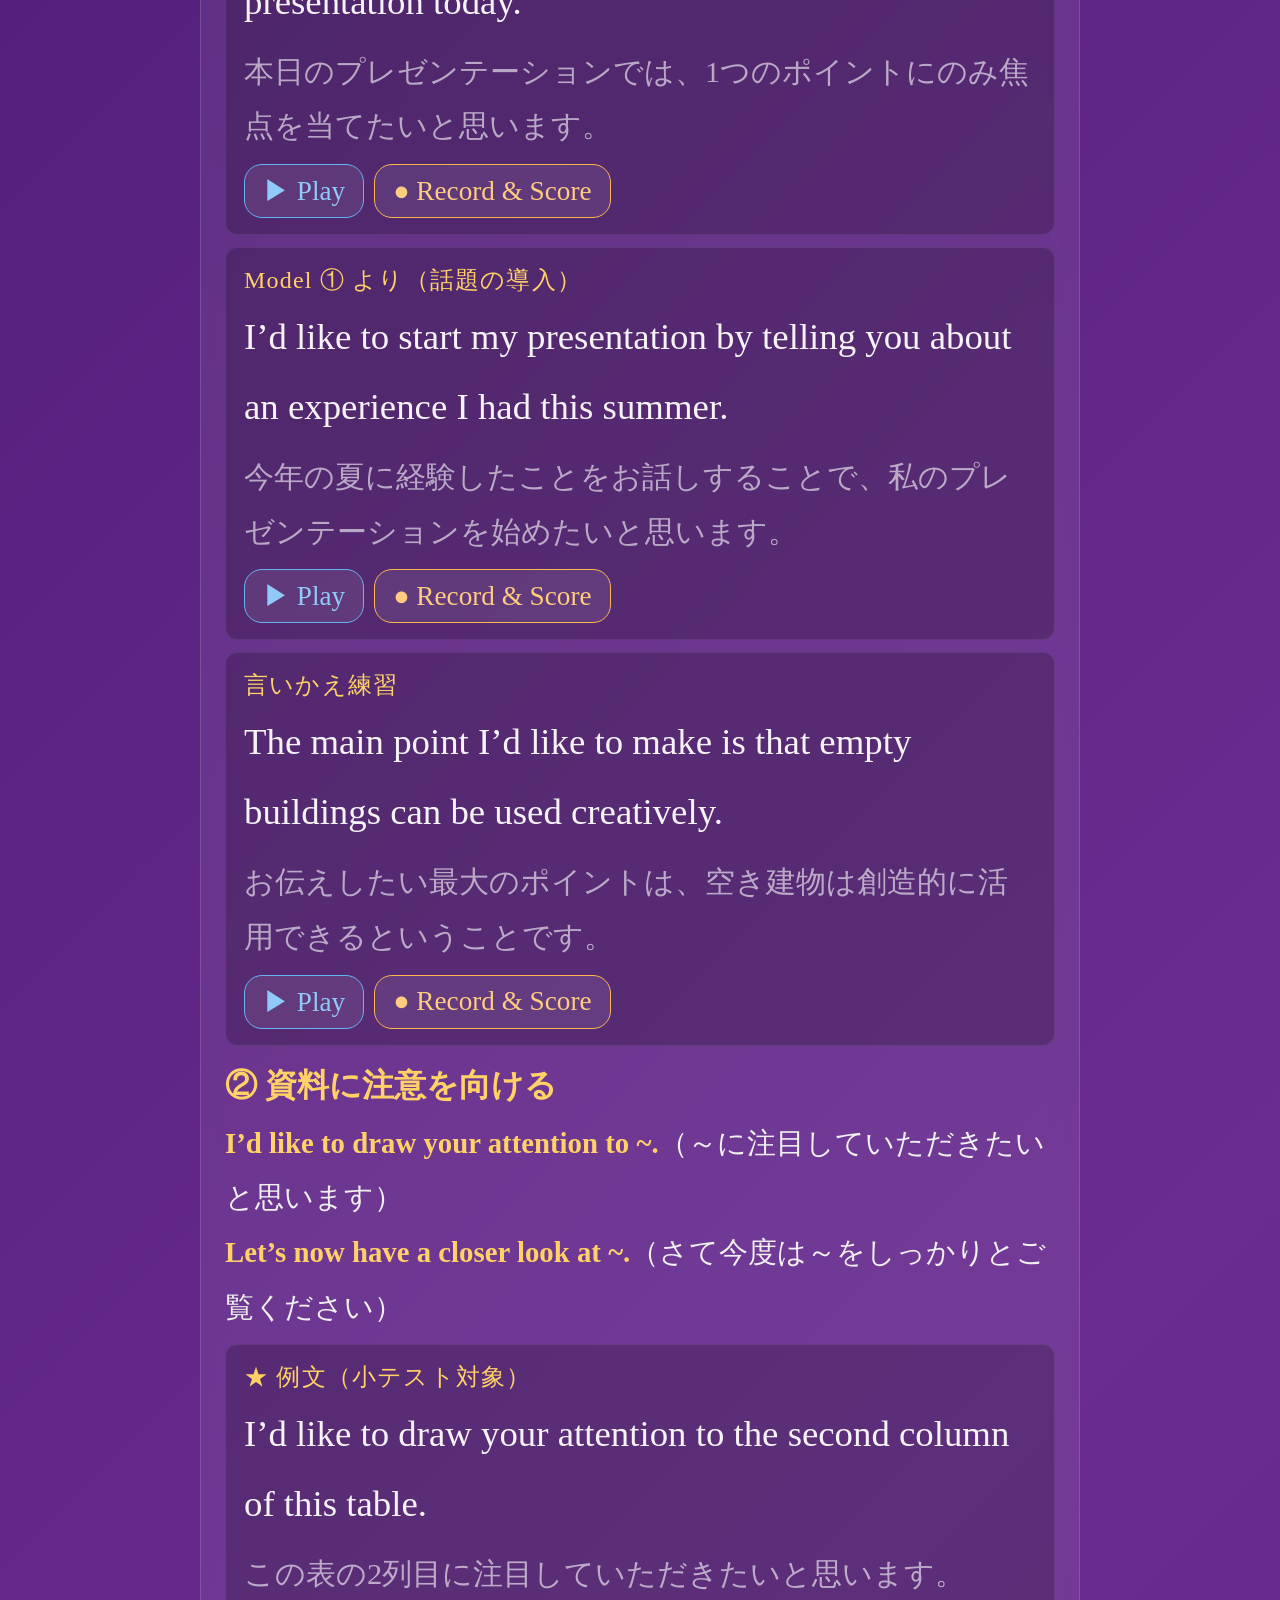
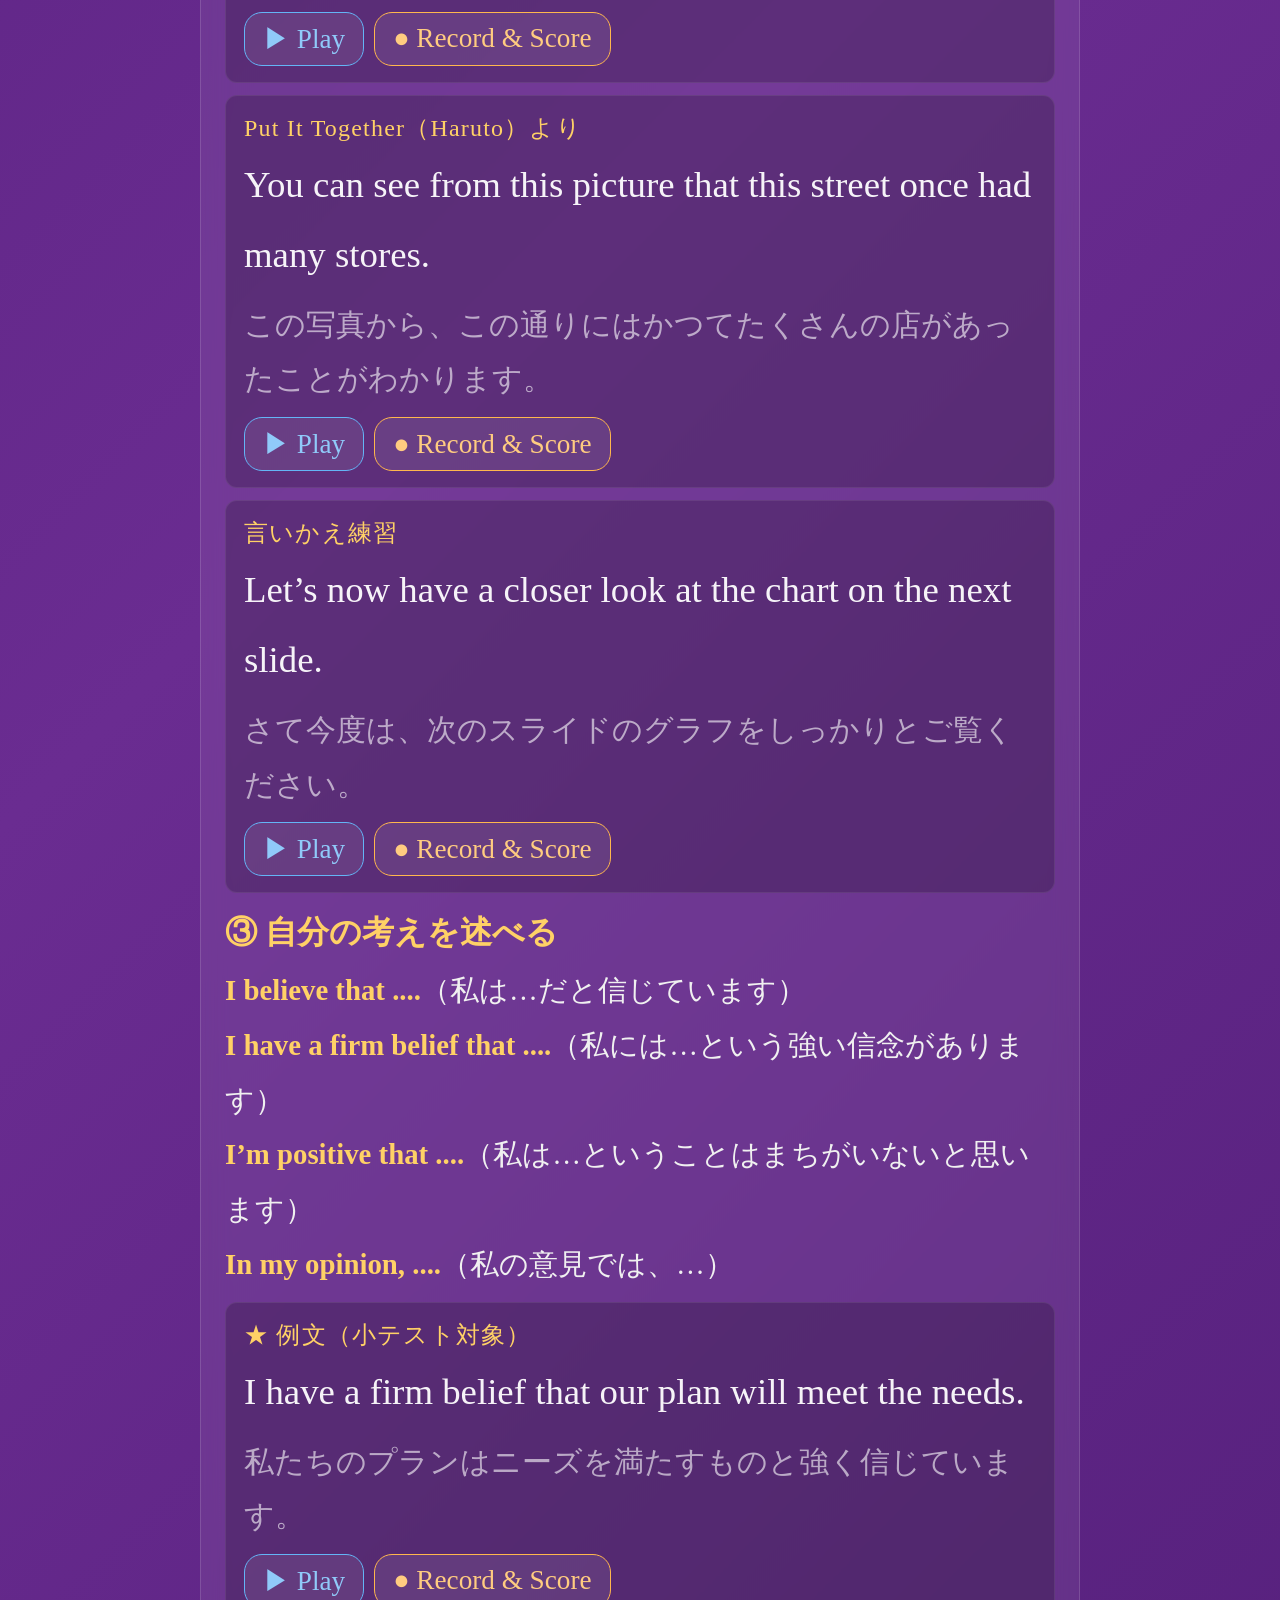
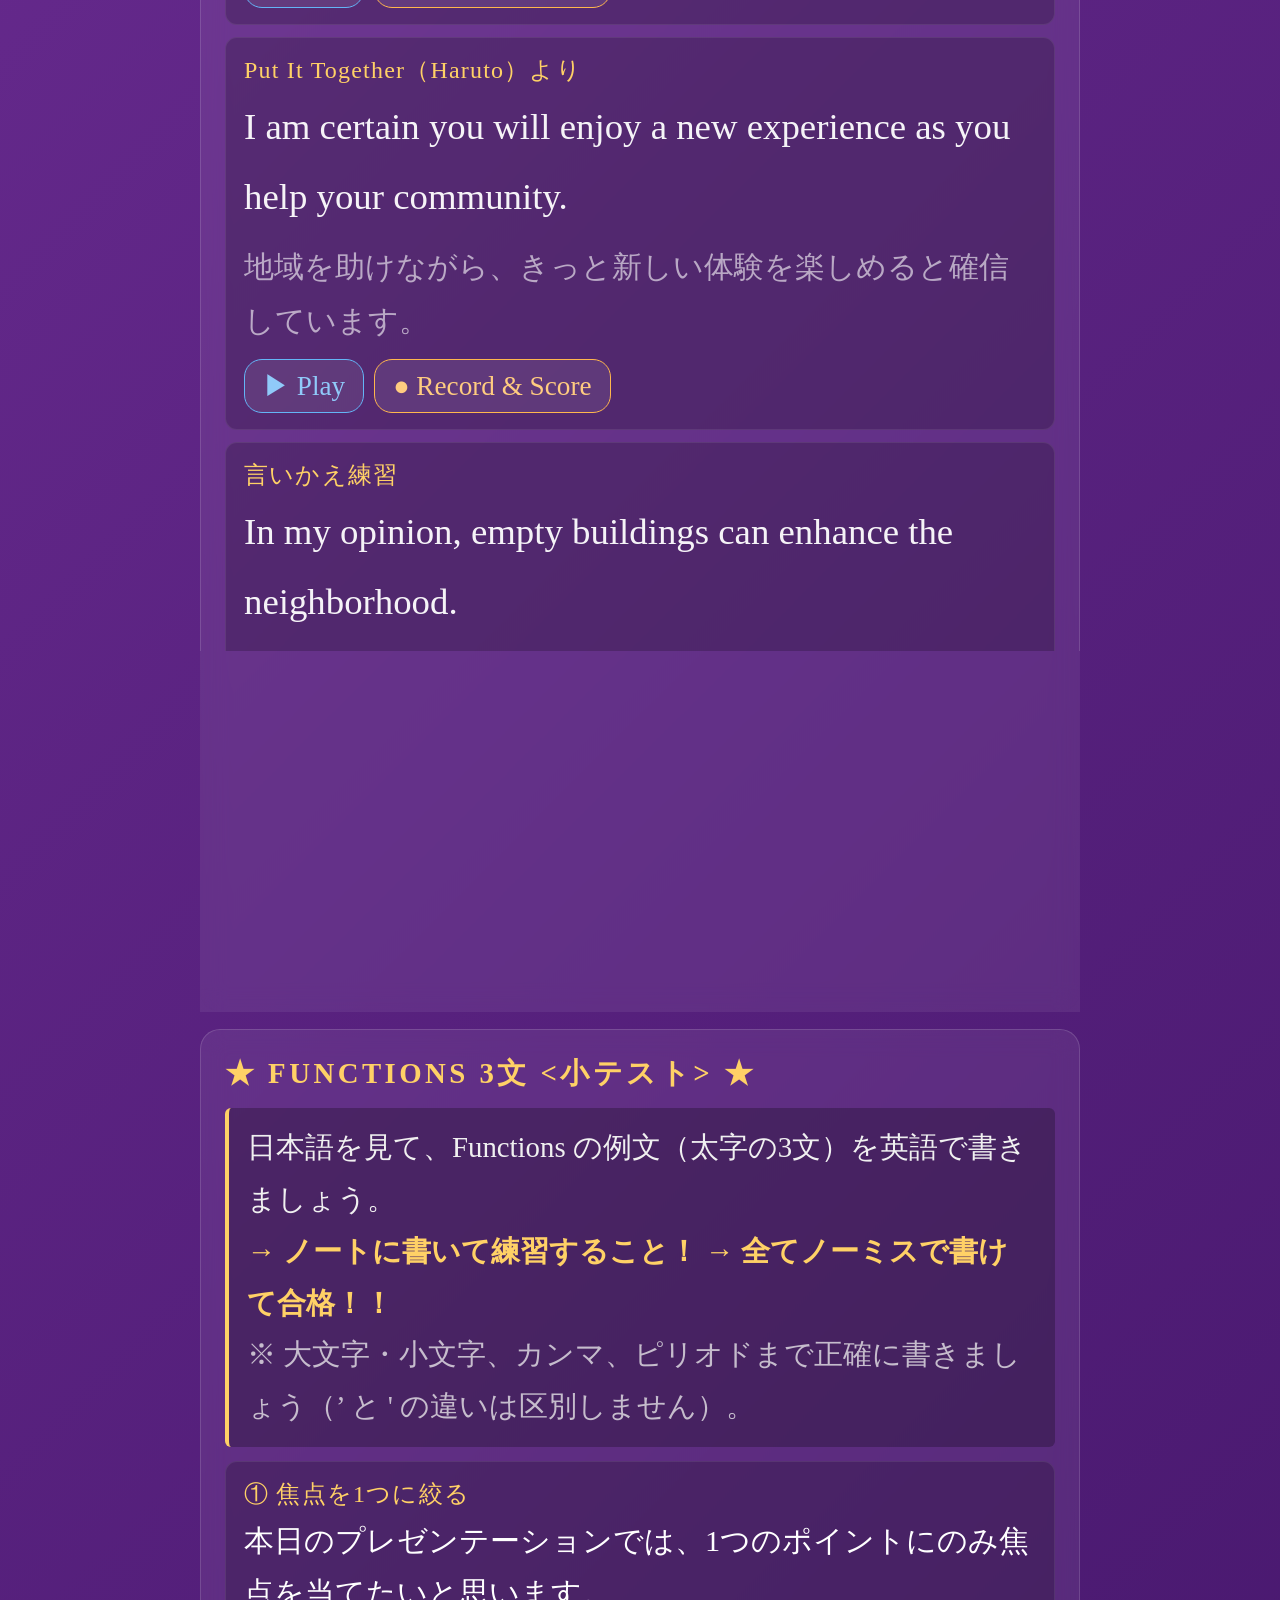
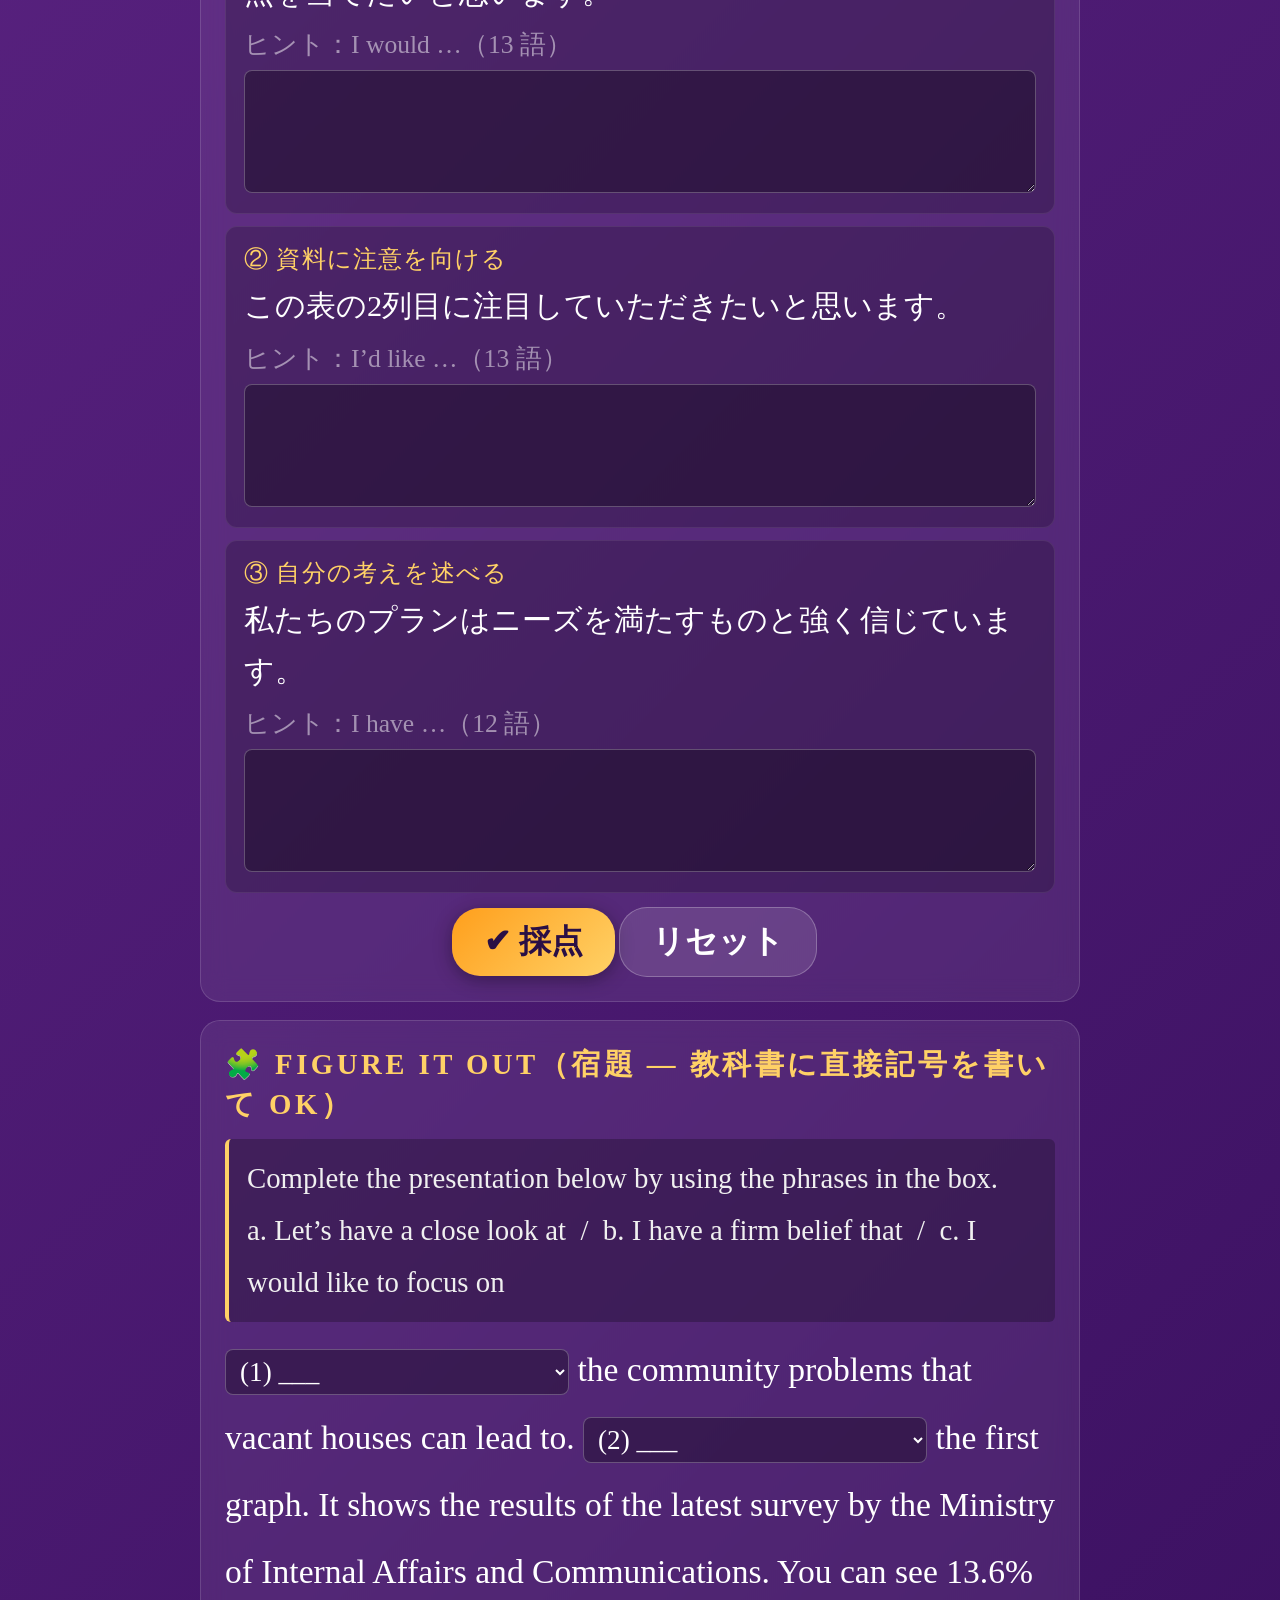
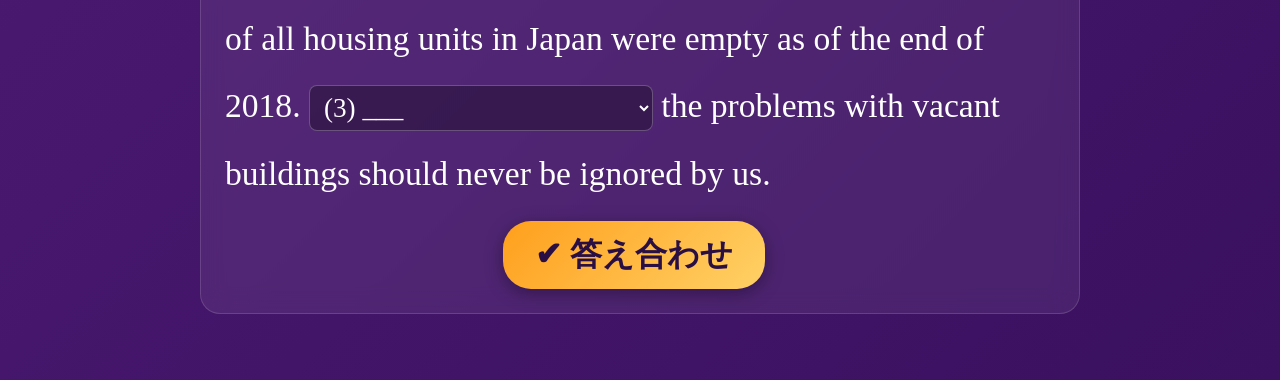
<file: structure.html>
<!DOCTYPE html>
<html lang="ja">
<head>
    <meta charset="UTF-8">
    <meta name="viewport" content="width=device-width, initial-scale=1.0">
    <title>Logic and Functions — Part III Unit 2</title>
    <link rel="stylesheet" href="common.css">
    <style>
        .tt-row { display: flex; gap: 10px; align-items: center; flex-wrap: wrap; font-size: 1.8rem; line-height: 1.8; margin: 8px 0; }
        .tt-row select { max-width: 100%; }
        .tt-ev { display: none; width: 100%; font-size: 1.6rem; color: rgba(255,255,255,.6); padding-left: 8px; }
        .tt-ev.show { display: block; }
        .fio { font-size: 2.1rem; line-height: 2; }
        .fio select { font-size: 1.7rem; max-width: 100%; }
        .fn-frames { font-size: 1.8rem; line-height: 1.9; color: #f0f0f0; margin-bottom: 10px; }
        .fn-frames b { color: #ffd166; }
        .fn-head { font-size: 2rem; font-weight: 700; color: #ffd166; margin: 18px 0 8px; }
        .score-line { font-size: 2rem; font-weight: 700; margin-left: 12px; }
        .qz { background: rgba(0,0,0,.2); border: 1px solid rgba(255,255,255,.08); border-radius: 12px; padding: 16px 18px; margin-bottom: 12px; }
        .qz .qz-ja { font-size: 1.9rem; line-height: 1.7; margin-bottom: 8px; }
        .qz .qz-hint { font-size: 1.6rem; color: rgba(255,255,255,.5); margin-bottom: 8px; }
        .qz textarea { font-size: 2rem; }
        .qz-fb { display: none; margin-top: 8px; font-size: 1.8rem; line-height: 1.8; }
        .qz-fb.show { display: block; }
        .qz-fb .m { color: #a5d6a7; } .qz-fb .x { color: #ef9a9a; text-decoration: underline wavy; }
        .qz.pass { border-color: #66bb6a; }
        .qz.fail { border-color: #ef5350; }
        .pass-banner { display: none; font-size: 2.4rem; font-weight: 800; color: #a5d6a7; text-align: center; margin-top: 12px; }
        .pass-banner.show { display: block; }
    </style>
</head>
<body>
<div class="container">

    <div class="header">
        <div class="header-label">Genius 論理・表現 II &nbsp;·&nbsp; Part III Unit 2</div>
        <div class="header-title">Logic and Structure &amp; Functions</div>
        <div class="header-sub">Creating Something New in Empty Spaces — Presentation ①</div>
    </div>

    <div class="nav-row">
        <a class="nav-link" href="index.html">① Model</a>
        <a class="nav-link current" href="structure.html">② Logic &amp; Functions</a>
        <a class="nav-link" href="listen.html">③ Put It Together</a>
        <a class="nav-link" href="mypresentation.html">④ Try It Out</a>
    </div>

    <div class="warn" id="warn"></div>

    <div class="card">
        <div class="card-label">🧱 Logic and Structure</div>
        <div class="note">
            プレゼンテーションではスピーチと同じく <b>Introduction → Body → Conclusion</b> という流れを守り、
            原稿は見ずに資料やスライドに聞き手の関心を引きつけながら、語りかけるように発表しましょう。
        </div>
    </div>

    <div class="card">
        <div class="card-label">💡 p.79 Think It Through — Model の構成</div>
        <div class="note">Fill in the blanks in the table below according to the model passage.<br>
            Model（Nicole のプレゼン）の内容に合うように、( 1 )〜( 12 ) に入る語句を選びましょう。</div>
        <div id="tt"></div>
        <div class="center" style="margin-top:14px">
            <button class="main-btn" id="tt-check">✔ 答え合わせ</button>
            <button class="main-btn sub" id="tt-reset">リセット</button>
            <span class="score-line" id="tt-score"></span>
        </div>
    </div>

    <div class="card" style="padding:16px 20px;">
        <div class="toolbar">
            <div class="pill-group">
                <button class="pill on" id="ja-btn">日本語訳 表示</button>
            </div>
            <div class="pill-group">
                <button class="pill on" id="vis-btn">👁 英文表示</button>
            </div>
            <div class="pill-group" id="speed-group">
                <button class="pill" data-v="0.7">0.7×</button>
                <button class="pill on" data-v="0.85">0.85×</button>
                <button class="pill" data-v="1">1.0×</button>
            </div>
        </div>
    </div>

    <div class="card">
        <div class="card-label">🗣 Functions — プレゼンで使える表現（暗唱用）</div>
        <div id="functions"></div>
        <p class="hint">▶ Play で音声を聴き、● Record で暗唱してから停止すると採点されます。「英文表示」を OFF にして暗唱にチャレンジしましょう。</p>
    </div>

    <div class="card">
        <div class="card-label">★ Functions 3文 &lt;小テスト&gt; ★</div>
        <div class="note">
            日本語を見て、Functions の例文（太字の3文）を英語で書きましょう。<br>
            <b>→ ノートに書いて練習すること！ → 全てノーミスで書けて合格！！</b><br>
            <span style="opacity:.75">※ 大文字・小文字、カンマ、ピリオドまで正確に書きましょう（’ と ' の違いは区別しません）。</span>
        </div>
        <div id="quiz"></div>
        <div class="center" style="margin-top:14px">
            <button class="main-btn" id="quiz-check">✔ 採点</button>
            <button class="main-btn sub" id="quiz-reset">リセット</button>
            <span class="score-line" id="quiz-score"></span>
        </div>
        <div class="pass-banner" id="quiz-pass">🎉 合格！ 3文ともノーミスです！</div>
    </div>

    <div class="card">
        <div class="card-label">🧩 Figure It Out（宿題 — 教科書に直接記号を書いて OK）</div>
        <div class="note">Complete the presentation below by using the phrases in the box.<br>
            a. Let’s have a close look at &nbsp;/&nbsp; b. I have a firm belief that &nbsp;/&nbsp; c. I would like to focus on</div>
        <div class="fio" id="fio"></div>
        <div class="center" style="margin-top:14px">
            <button class="main-btn" id="fio-check">✔ 答え合わせ</button>
            <span class="score-line" id="fio-score"></span>
        </div>
        <div id="fio-practice" style="display:none;margin-top:18px">
            <div class="cmp-label">完成したプレゼンで練習</div>
            <div id="fio-list"></div>
        </div>
    </div>

</div>
<script src="common.js"></script>
<script>
// ---------- Think It Through ----------
const TT_ANSWERS = [
    'ホテル', '小学校', '創造的な活用',
    '1915年', '入学者数の減少により閉校した', '黒板のあるホテルの部屋',
    '映画館になった講堂', 'たくさんのレストラン', '集まる場所', '重要な一部',
    '空き建物の問題', '地域をより良くすること'
];
const TT_EVIDENCE = [
    '③ I stayed at a hotel, but it wasn’t an ordinary hotel.',
    '④ It used to be an elementary school!',
    '⑤ …my experience with that creative use of empty space.',
    '⑥ This is an elementary school that was built in 1915.',
    '⑦ Due to declining enrollment, it was closed in 1975.',
    '⑨ The classrooms became hotel rooms with chalkboards.',
    '⑪ …the auditorium, which became a movie theater where you can eat while watching a movie.',
    '⑫ There are also many restaurants…',
    '⑫ …and places for people in the neighborhood to gather.',
    '⑬ So the building remains an important part of the community.',
    '⑮ First, the problem of empty buildings is not unique to Japan.',
    '⑯ …creative ways to use empty buildings to enhance the neighborhood.'
];
// Each line: [section, text with {n} blanks]
const TT_LINES = [
    ['Introduction', '・この夏，アメリカの（{1}）に滞在した。'],
    ['Introduction', '・そのホテルはかつて（{2}）だった建物を改装したもの。'],
    ['Introduction', '・空きスペースの（{3}）についての自身の体験を話したい。'],
    ['Body', '（写真を提示しながら）'],
    ['Body', '・ホテルはもともと（{4}）に建てられた小学校。'],
    ['Body', '・1975年に（{5}）。ある兄弟がホテルに改装。'],
    ['Body', '・教室は（{6}）になった。プールで泳ぐこともできる。'],
    ['Body', '・私は（{7}）で食事をしながら映画を楽しんだ。'],
    ['Body', '・他にも（{8}）や近所の人が（{9}）もあり，その地域にとって（{10}）であり続けている。'],
    ['Conclusion', '・滞在体験が教えてくれた2つのこと。'],
    ['Conclusion', '・（{11}）は日本固有ではない。'],
    ['Conclusion', '・空いた建物を創造的に活用できれば（{12}）につながる。']
];
const SEC_CLS = { Introduction: 'sec-intro', Body: 'sec-body', Conclusion: 'sec-concl' };

function shuffled(a) {
    const b = a.slice();
    for (let i = b.length - 1; i > 0; i--) { const j = Math.floor(Math.random() * (i + 1)); [b[i], b[j]] = [b[j], b[i]]; }
    return b;
}

function renderTT() {
    const opts = shuffled(TT_ANSWERS);
    const sel = n => `<select class="blank" data-n="${n}"><option value="">(${n}) を選択</option>${opts.map(o => `<option>${o}</option>`).join('')}</select>`;
    let html = '', cur = null;
    TT_LINES.forEach(([sec, text]) => {
        if (sec !== cur) {
            if (cur) html += '</div>';
            html += `<div class="sec ${SEC_CLS[sec]}"><div class="sec-tag">${sec}</div>`;
            cur = sec;
        }
        const nums = [...text.matchAll(/\{(\d+)\}/g)].map(m => +m[1]);
        html += `<div class="tt-row"><span>${text.replace(/\{(\d+)\}/g, (_, n) => sel(+n))}</span>
            ${nums.map(n => `<div class="tt-ev" id="ev-${n}">(${n}) 根拠：${escapeHtml(TT_EVIDENCE[n - 1])}</div>`).join('')}</div>`;
    });
    html += '</div>';
    document.getElementById('tt').innerHTML = html;
    document.getElementById('tt-score').textContent = '';
}

function checkTT() {
    let ok = 0;
    document.querySelectorAll('#tt select').forEach(s => {
        const n = +s.dataset.n, right = s.value === TT_ANSWERS[n - 1];
        if (right) ok++;
        s.classList.toggle('ok', right); s.classList.toggle('ng', !right);
        document.getElementById('ev-' + n).classList.add('show');
    });
    document.getElementById('tt-score').textContent = `${ok} / ${TT_ANSWERS.length} 正解` + (ok === TT_ANSWERS.length ? ' 🎉' : '');
}

// ---------- Functions ----------
const FUNCTIONS = [
    { head: '① 焦点を1つに絞る', frames: '<b>I would like to focus on ~.</b>（～に焦点を当てたいと思います）<br><b>The main point I’d like to make is ~.</b>（お伝えしたい最大のポイントは～）',
      key: { en: 'I would like to focus on just one point in my presentation today.', ja: '本日のプレゼンテーションでは、1つのポイントにのみ焦点を当てたいと思います。' },
      items: [
        { en: 'I’d like to start my presentation by telling you about an experience I had this summer.', ja: '今年の夏に経験したことをお話しすることで、私のプレゼンテーションを始めたいと思います。', label: 'Model ① より（話題の導入）' },
        { en: 'The main point I’d like to make is that empty buildings can be used creatively.', ja: 'お伝えしたい最大のポイントは、空き建物は創造的に活用できるということです。', label: '言いかえ練習' }
      ] },
    { head: '② 資料に注意を向ける', frames: '<b>I’d like to draw your attention to ~.</b>（～に注目していただきたいと思います）<br><b>Let’s now have a closer look at ~.</b>（さて今度は～をしっかりとご覧ください）',
      key: { en: 'I’d like to draw your attention to the second column of this table.', ja: 'この表の2列目に注目していただきたいと思います。' },
      items: [
        { en: 'You can see from this picture that this street once had many stores.', ja: 'この写真から、この通りにはかつてたくさんの店があったことがわかります。', label: 'Put It Together（Haruto）より' },
        { en: 'Let’s now have a closer look at the chart on the next slide.', ja: 'さて今度は、次のスライドのグラフをしっかりとご覧ください。', label: '言いかえ練習' }
      ] },
    { head: '③ 自分の考えを述べる', frames: '<b>I believe that ....</b>（私は…だと信じています）<br><b>I have a firm belief that ....</b>（私には…という強い信念があります）<br><b>I’m positive that ....</b>（私は…ということはまちがいないと思います）<br><b>In my opinion, ....</b>（私の意見では、…）',
      key: { en: 'I have a firm belief that our plan will meet the needs.', ja: '私たちのプランはニーズを満たすものと強く信じています。' },
      items: [
        { en: 'I am certain you will enjoy a new experience as you help your community.', ja: '地域を助けながら、きっと新しい体験を楽しめると確信しています。', label: 'Put It Together（Haruto）より' },
        { en: 'In my opinion, empty buildings can enhance the neighborhood.', ja: '私の意見では、空き建物は地域をより良くすることができます。', label: '言いかえ練習' }
      ] }
];

let speed = 0.85;

function renderFunctions() {
    const box = document.getElementById('functions');
    box.innerHTML = FUNCTIONS.map((f, i) => `
        <div class="fn-head">${f.head}</div>
        <div class="fn-frames">${f.frames}</div>
        <div id="fn-${i}"></div>`).join('');
    FUNCTIONS.forEach((f, i) => buildItemList(document.getElementById('fn-' + i),
        [{ ...f.key, label: '★ 例文（小テスト対象）' }, ...f.items], () => speed, `f${i}-`));
}

// ---------- Functions 3文 小テスト ----------
const QUIZ_KEY = 'genius3-2-quiz';
let quizVals = store.get(QUIZ_KEY, ['', '', '']);
const qnorm = s => s.replace(/[‘’ʼ]/g, "'").replace(/\s+/g, ' ').trim();

function renderQuiz() {
    document.getElementById('quiz').innerHTML = FUNCTIONS.map((f, i) => `
        <div class="qz" id="qz-${i}">
            <div class="item-num">${f.head}</div>
            <div class="qz-ja">${escapeHtml(f.key.ja)}</div>
            <div class="qz-hint">ヒント：${escapeHtml(f.key.en.split(' ').slice(0, 2).join(' '))} …（${f.key.en.split(' ').length} 語）</div>
            <textarea class="field" rows="2" data-i="${i}" spellcheck="false" autocomplete="off">${escapeHtml(quizVals[i] || '')}</textarea>
            <div class="qz-fb" id="qf-${i}"></div>
        </div>`).join('');
    document.getElementById('quiz-score').textContent = '';
    document.getElementById('quiz-pass').classList.remove('show');
}

function checkQuiz() {
    let ok = 0;
    FUNCTIONS.forEach((f, i) => {
        const ans = qnorm(f.key.en), mine = qnorm(quizVals[i] || '');
        const pass = ans === mine;
        if (pass) ok++;
        const box = document.getElementById('qz-' + i);
        box.classList.toggle('pass', pass); box.classList.toggle('fail', !pass);
        const fb = document.getElementById('qf-' + i);
        fb.classList.add('show');
        if (pass) { fb.innerHTML = '<span class="m">✔ ノーミス！</span>'; return; }
        const mw = mine.split(' ');
        const words = ans.split(' ').map((w, k) => `<span class="${mw[k] === w ? 'm' : 'x'}">${escapeHtml(w)}</span>`).join(' ');
        fb.innerHTML = `✘ 正解：${words}<br><span style="opacity:.6">下線の語（位置）を確認してもう一度書いてみましょう。</span>`;
    });
    document.getElementById('quiz-score').textContent = `${ok} / 3 ノーミス`;
    document.getElementById('quiz-pass').classList.toggle('show', ok === 3);
}

// ---------- Figure It Out ----------
const FIO_ANS = ['c', 'a', 'b'];
let fioBuilt = false;
const FIO_PHRASE = {
    a: 'Let’s have a close look at', b: 'I have a firm belief that', c: 'I would like to focus on'
};
const FIO_TEXT = '{1} the community problems that vacant houses can lead to. {2} the first graph. It shows the results of the latest survey by the Ministry of Internal Affairs and Communications. You can see 13.6% of all housing units in Japan were empty as of the end of 2018. {3} the problems with vacant buildings should never be ignored by us.';

function renderFIO() {
    const sel = n => `<select class="blank" data-n="${n}"><option value="">(${n}) ___</option>
        ${['a', 'b', 'c'].map(k => `<option value="${k}">${k}. ${FIO_PHRASE[k]}</option>`).join('')}</select>`;
    document.getElementById('fio').innerHTML = FIO_TEXT.replace(/\{(\d)\}/g, (_, n) => sel(+n));
}

function checkFIO() {
    let ok = 0;
    document.querySelectorAll('#fio select').forEach(s => {
        const right = s.value === FIO_ANS[+s.dataset.n - 1];
        if (right) ok++;
        s.classList.toggle('ok', right); s.classList.toggle('ng', !right);
    });
    document.getElementById('fio-score').textContent = `${ok} / 3 正解` + (ok === 3 ? ' 🎉' : '');
    if (ok === 3 && !fioBuilt) {
        fioBuilt = true;
        const full = FIO_TEXT.replace(/\{(\d)\}/g, (_, n) => FIO_PHRASE[FIO_ANS[n - 1]]);
        const parts = full.split(/(?<=[.?])\s+(?=[A-Z“])/);
        const items = [
            { en: parts[0], label: '焦点を1つに絞る' },
            { en: parts.slice(1, -1).join(' '), label: '資料に注意を向ける → 資料の説明' },
            { en: parts[parts.length - 1], label: '自分の考えを述べる' }
        ];
        buildItemList(document.getElementById('fio-list'), items, () => speed, 'fio-');
        document.getElementById('fio-practice').style.display = 'block';
        applyView();
    }
}

// ---------- View toggles ----------
let showJa = true, visible = true;
function applyView() {
    document.querySelectorAll('.item .ja').forEach(e => e.classList.toggle('lang-hidden', !showJa));
    document.querySelectorAll('.item .en').forEach(e => e.classList.toggle('blurred', !visible));
}

window.addEventListener('DOMContentLoaded', () => {
    renderTT(); renderFunctions(); renderQuiz(); renderFIO();
    document.getElementById('tt-check').onclick = checkTT;
    document.getElementById('tt-reset').onclick = renderTT;
    document.getElementById('fio-check').onclick = checkFIO;
    document.getElementById('quiz').addEventListener('input', e => {
        if (!e.target.dataset.i) return;
        quizVals[+e.target.dataset.i] = e.target.value; store.set(QUIZ_KEY, quizVals);
    });
    document.getElementById('quiz-check').onclick = checkQuiz;
    document.getElementById('quiz-reset').onclick = () => { quizVals = ['', '', '']; store.set(QUIZ_KEY, quizVals); renderQuiz(); };
    pillGroup('speed-group', v => { speed = parseFloat(v); });
    document.getElementById('ja-btn').onclick = e => {
        showJa = !showJa; e.target.classList.toggle('on', showJa);
        e.target.textContent = showJa ? '日本語訳 表示' : '日本語訳 非表示';
        applyView();
    };
    document.getElementById('vis-btn').onclick = e => {
        visible = !visible; e.target.classList.toggle('on', visible);
        e.target.textContent = visible ? '👁 英文表示' : '🙈 英文非表示';
        applyView();
    };
    showWarnIfNoSR();
});
</script>
</body>
</html>
</file>
<file: common.css>
* { box-sizing: border-box; margin: 0; padding: 0; }

body {
    font-family: 'Times New Roman', Times, serif;
    background: linear-gradient(135deg, #3a1060 0%, #6a2c91 50%, #3a1060 100%);
    min-height: 100vh;
    color: white;
    padding: 28px 16px 48px;
}

.container { max-width: 880px; margin: 0 auto; }

.header { text-align: center; margin-bottom: 20px; }
.header-label {
    font-size: 1.8rem; font-weight: 700; letter-spacing: .14em;
    text-transform: uppercase; color: #ffd166; margin-bottom: 8px;
}
.header-title { font-size: 3.4rem; font-weight: 800; line-height: 1.25; }
.header-sub { font-size: 2.1rem; color: rgba(255,255,255,.6); margin-top: 6px; }

.nav-row {
    display: flex; gap: 10px; flex-wrap: wrap;
    justify-content: center; margin-bottom: 20px;
}
.nav-link {
    color: #ffd166; text-decoration: none; font-size: 1.6rem;
    border: 1px solid rgba(255,209,102,.4);
    padding: 8px 18px; border-radius: 20px; transition: all .2s;
}
.nav-link:hover { background: rgba(255,209,102,.15); color: #fff; }
.nav-link.current { background: linear-gradient(135deg, #ff9f1c, #ffd166); color: #2a0f45; font-weight: 700; }

.card {
    background: rgba(255,255,255,.07);
    backdrop-filter: blur(12px); -webkit-backdrop-filter: blur(12px);
    border: 1px solid rgba(255,255,255,.14);
    border-radius: 20px; padding: 24px; margin-bottom: 18px;
}
.card-label {
    font-size: 1.8rem; font-weight: 700; letter-spacing: .12em;
    text-transform: uppercase; color: #ffd166; margin-bottom: 14px;
}
.note {
    background: rgba(0,0,0,.25); border-left: 4px solid #ffd166;
    border-radius: 6px; padding: 14px 18px; margin-bottom: 14px;
    font-size: 1.8rem; line-height: 1.8; color: #f0f0f0;
}
.note b { color: #ffd166; }

.toolbar { display: flex; flex-wrap: wrap; gap: 8px; align-items: center; justify-content: center; }
.pill-group { display: flex; flex-wrap: wrap; background: rgba(0,0,0,.3); border-radius: 20px; padding: 3px; gap: 2px; }
.pill {
    padding: 8px 16px; border-radius: 14px; border: none;
    background: transparent; color: rgba(255,255,255,.6);
    cursor: pointer; font-size: 1.8rem; font-weight: 600;
    font-family: inherit; transition: all .18s; white-space: nowrap;
}
.pill.on { background: linear-gradient(135deg, #ff9f1c, #ffd166); color: #2a0f45; }
.pill:hover:not(.on) { color: white; }

.blurred { filter: blur(6px); user-select: none; }
.lang-hidden { display: none !important; }

/* Speech sections (Introduction / Body / Conclusion) */
.sec { border-radius: 12px; padding: 14px 18px; margin-bottom: 12px; border-left: 6px solid; }
.sec-intro { background: rgba(255,241,118,.10); border-color: #fff176; }
.sec-body  { background: rgba(129,212,250,.10); border-color: #81d4fa; }
.sec-concl { background: rgba(206,147,216,.14); border-color: #ce93d8; }
.sec-qa    { background: rgba(165,214,167,.12); border-color: #a5d6a7; }
.sec-tag { font-size: 1.6rem; font-weight: 700; letter-spacing: .08em; margin-bottom: 6px; }
.sec-intro .sec-tag { color: #fff176; }
.sec-body  .sec-tag { color: #81d4fa; }
.sec-concl .sec-tag { color: #ce93d8; }
.sec-qa    .sec-tag { color: #a5d6a7; }
.sec-tag small { font-weight: 400; color: rgba(255,255,255,.55); letter-spacing: 0; margin-left: 8px; }
.en { font-size: 2.3rem; line-height: 1.9; color: rgba(255,255,255,.95); }
.ja { font-size: 1.9rem; line-height: 1.8; color: rgba(255,255,255,.6); margin-top: 8px; }
.sn { font-size: 1.4rem; color: rgba(255,255,255,.4); vertical-align: super; margin-right: 2px; }

.player { display: flex; flex-direction: column; align-items: center; gap: 18px; padding: 6px 0; }
canvas.wave { width: 100%; height: 56px; background: rgba(0,0,0,.22); border-radius: 10px; display: block; }

.btn-row { display: flex; gap: 32px; align-items: center; justify-content: center; flex-wrap: wrap; }
.btn-col { display: flex; flex-direction: column; align-items: center; gap: 12px; }
.action-btn {
    width: 170px; height: 170px; border-radius: 50%; border: none; cursor: pointer;
    display: flex; flex-direction: column; align-items: center; justify-content: center; gap: 6px;
    font-family: inherit; font-weight: 800; font-size: 1.7rem; letter-spacing: .06em;
    transition: transform .2s, box-shadow .2s; box-shadow: 0 10px 36px rgba(0,0,0,.4);
}
.action-btn:hover { transform: scale(1.06); }
.action-btn:active { transform: scale(.97); }
.action-btn .btn-icon { font-size: 4.4rem; line-height: 1; }
.btn-listen { background: linear-gradient(145deg, #1565c0, #1976d2); color: white; }
.btn-listen.playing { background: linear-gradient(145deg, #0d47a1, #1565c0); animation: pulse-blue 1.8s infinite; }
.btn-shadow { background: linear-gradient(145deg, #ff9f1c, #ffd166); color: #2a0f45; }
.btn-shadow.recording { background: linear-gradient(145deg, #e53935, #ff6f00); color: white; animation: pulse-red 1.5s infinite; }
@keyframes pulse-blue { 0% { box-shadow: 0 0 0 0 rgba(25,118,210,.8); } 70% { box-shadow: 0 0 0 24px rgba(25,118,210,0); } 100% { box-shadow: 0 0 0 0 rgba(25,118,210,0); } }
@keyframes pulse-red  { 0% { box-shadow: 0 0 0 0 rgba(229,57,53,.8); }  70% { box-shadow: 0 0 0 24px rgba(229,57,53,0); }  100% { box-shadow: 0 0 0 0 rgba(229,57,53,0); } }

.phase-badge { display: inline-block; padding: 6px 16px; border-radius: 20px; font-size: 1.7rem; font-weight: 700; letter-spacing: .06em; }
.phase-listen { background: rgba(25,118,210,.3); color: #90caf9; border: 1px solid rgba(25,118,210,.4); }
.phase-shadow { background: rgba(255,152,0,.2); color: #ffcc80; border: 1px solid rgba(255,152,0,.4); }

.hint { font-size: 1.7rem; color: rgba(255,255,255,.45); text-align: center; line-height: 1.7; }

/* Results */
.result-section { display: none; }
.result-section.show { display: block; }
.score-wrap { display: flex; flex-direction: column; align-items: center; gap: 16px; margin-bottom: 24px; }
.score-ring { position: relative; width: 200px; height: 200px; }
.score-ring svg { transform: rotate(-90deg); }
.score-inner { position: absolute; top: 50%; left: 50%; transform: translate(-50%, -50%); text-align: center; }
.score-num { font-size: 3.6rem; font-weight: 900; color: #ffd166; }
.score-sub { font-size: 1.6rem; color: rgba(255,255,255,.4); }
.score-msg { font-size: 2.4rem; font-weight: 700; color: #ffd166; text-align: center; }
.stats { display: flex; gap: 12px; justify-content: center; flex-wrap: wrap; }
.stat { text-align: center; padding: 12px 20px; background: rgba(0,0,0,.22); border-radius: 12px; min-width: 100px; }
.stat-n { font-size: 3rem; font-weight: 800; }
.stat-d { font-size: 1.5rem; color: rgba(255,255,255,.45); margin-top: 2px; }
.cmp-label { font-size: 1.6rem; font-weight: 700; letter-spacing: .1em; text-transform: uppercase; color: rgba(255,255,255,.4); margin-bottom: 6px; }
.cmp-box { display: flex; flex-wrap: wrap; gap: 4px; padding: 14px; background: rgba(0,0,0,.22); border-radius: 10px; line-height: 2.1; margin-bottom: 14px; }
.tok { padding: 3px 10px; border-radius: 5px; font-size: 2rem; font-weight: 500; }
.tok-ok   { background: rgba(76,175,80,.28); color: #a5d6a7; }
.tok-miss { background: rgba(239,83,80,.28); color: #ef9a9a; text-decoration: line-through; }
.tok-xtra { background: rgba(255,152,0,.25); color: #ffcc80; }

.main-btn {
    display: inline-block; padding: 12px 32px; border-radius: 28px; border: none;
    background: linear-gradient(135deg, #ff9f1c, #ffd166); color: #2a0f45;
    font-size: 2rem; font-weight: 800; font-family: inherit; cursor: pointer;
    transition: transform .18s; box-shadow: 0 4px 18px rgba(0,0,0,.35);
}
.main-btn:hover { transform: scale(1.04); }
.main-btn.sub { background: rgba(255,255,255,.12); color: #fff; box-shadow: none; border: 1px solid rgba(255,255,255,.25); }
.center { text-align: center; }

/* Sentence list (per-item practice) */
.item { background: rgba(0,0,0,.2); border: 1px solid rgba(255,255,255,.08); border-radius: 12px; padding: 16px 18px; margin-bottom: 12px; transition: border-color .2s; }
.item.active { border-color: #ff7043; }
.item-num { font-size: 1.5rem; color: #ffd166; margin-bottom: 6px; letter-spacing: .05em; }
.item-actions { display: flex; gap: 10px; margin-top: 10px; flex-wrap: wrap; }
.mini-btn {
    padding: 8px 18px; border-radius: 18px; border: 1px solid rgba(255,255,255,.25);
    background: rgba(255,255,255,.08); color: #fff; font-family: inherit; font-size: 1.7rem; cursor: pointer;
}
.mini-btn.play { border-color: #64b5f6; color: #90caf9; }
.mini-btn.record { border-color: #ffb74d; color: #ffcc80; }
.mini-btn.record.recording { background: #e53935; border-color: #e53935; color: #fff; }
.mini-result { display: none; margin-top: 10px; padding: 10px 14px; background: rgba(0,0,0,.25); border-radius: 8px; font-size: 1.8rem; line-height: 1.8; }
.mini-result.show { display: block; }
.mini-result .m { color: #a5d6a7; }
.mini-result .x { color: #ef9a9a; text-decoration: line-through; }
.mini-result .heard { color: rgba(255,255,255,.5); font-size: 1.6rem; margin-top: 4px; }
.mini-score { font-size: 2.4rem; font-weight: 800; margin-right: 10px; }

/* Check tables */
table.check { width: 100%; border-collapse: collapse; font-size: 1.7rem; }
table.check th, table.check td { border-bottom: 1px solid rgba(255,255,255,.12); padding: 10px 6px; text-align: left; vertical-align: middle; }
table.check th { color: #ffd166; font-weight: 700; }
table.check td small { color: rgba(255,255,255,.55); }
.abc { display: inline-flex; gap: 4px; }
.abc button { width: 40px; height: 36px; border-radius: 8px; border: 1px solid rgba(255,255,255,.3); background: transparent; color: #fff; font-family: inherit; font-size: 1.7rem; cursor: pointer; }
.abc button.on { background: #ffd166; color: #2a0f45; font-weight: 800; border-color: #ffd166; }

input.blank, select.blank, textarea.field {
    font-family: inherit; font-size: 1.8rem; color: #fff; background: rgba(0,0,0,.3);
    border: 1px solid rgba(255,255,255,.25); border-radius: 8px; padding: 6px 10px;
}
textarea.field { width: 100%; line-height: 1.7; resize: vertical; }
input.blank.ok, select.blank.ok { border-color: #66bb6a; background: rgba(76,175,80,.2); }
input.blank.ng, select.blank.ng { border-color: #ef5350; background: rgba(239,83,80,.2); }
select.blank option { background: #3a1060; }

.warn {
    display: none; margin-bottom: 16px; padding: 12px 16px;
    background: rgba(255,152,0,.14); border: 1px solid rgba(255,152,0,.4);
    border-radius: 12px; font-size: 1.9rem; color: rgba(255,255,255,.85); text-align: center; line-height: 1.6;
}

@media (max-width: 600px) {
    .header-title { font-size: 2.4rem; }
    .header-sub { font-size: 1.6rem; }
    .en { font-size: 1.8rem; }
    .ja { font-size: 1.6rem; }
    .action-btn { width: 130px; height: 130px; font-size: 1.4rem; }
    .action-btn .btn-icon { font-size: 3rem; }
    .pill { font-size: 1.5rem; padding: 7px 12px; }
    table.check { font-size: 1.5rem; }
}
</file>
